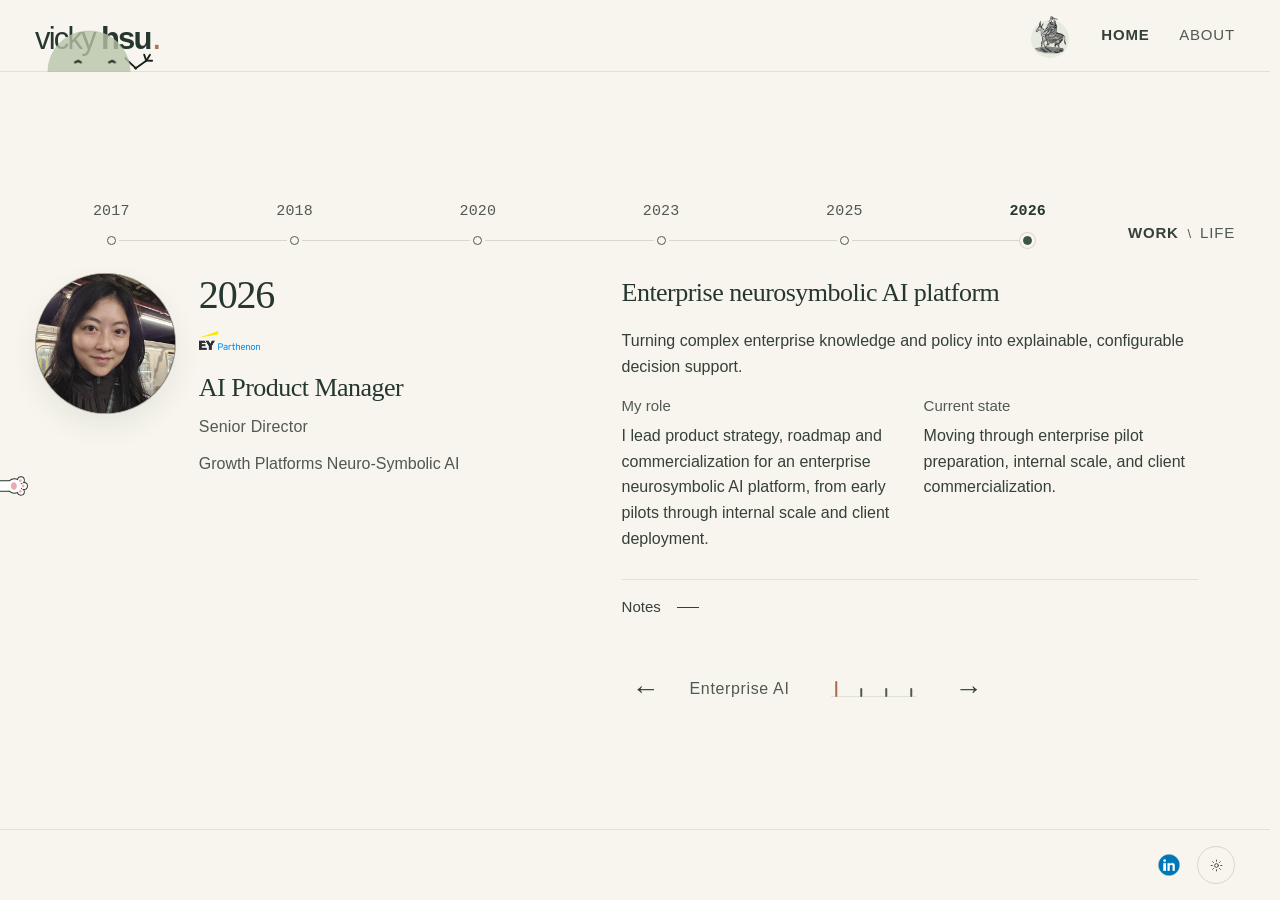
<file: index.html>
<!doctype html>
<html data-refined="true" lang="en">
  <head>
    <meta charset="utf-8">
    <meta name="viewport" content="width=device-width, initial-scale=1">
    <meta
      name="description"
      content="Vicky Hsu is a Senior Director and AI Product Manager who builds and commercializes 0-to-1 enterprise AI products."
    >
    <meta name="theme-color" content="#f2f0ef" id="theme-color">
    <meta property="og:type" content="website">
    <meta property="og:title" content="Vicky Hsu | AI Product Manager">
    <meta
      property="og:description"
      content="Senior Director and AI Product Manager building useful, explainable enterprise AI products from strategy through commercialization."
    >
    <meta property="og:url" content="https://hsuvicky.github.io/">
    <meta property="og:site_name" content="Vicky Hsu">
    <title>Vicky Hsu</title>
    <link rel="canonical" href="https://hsuvicky.github.io/">
    <link rel="icon" href="/favicon.ico?v=20261111-face" sizes="any">
    <link rel="icon" href="assets/favicon-32.png?v=20261111-face" type="image/png" sizes="32x32">
    <link rel="icon" href="assets/favicon-16.png?v=20261111-face" type="image/png" sizes="16x16">
    <link rel="apple-touch-icon" href="assets/apple-touch-icon.png?v=20261111-face" sizes="180x180">
    <link rel="stylesheet" href="styles.css?v=20261111-nav-bold1">
    <script>
      (() => {
        try {
          const saved = localStorage.getItem("theme");
          const theme = saved || "light";
          document.documentElement.dataset.theme = theme;
          if (localStorage.getItem("wenchang-introduced") === "true") {
            document.documentElement.dataset.wenchangSeen = "true";
          }
          const pageEnter = sessionStorage.getItem("page-transition");
          if (pageEnter) {
            document.documentElement.dataset.pageEnter = pageEnter;
            sessionStorage.removeItem("page-transition");
          }
        } catch {
          document.documentElement.dataset.theme = "light";
        }
      })();
    </script>
    <script src="script.js?v=20261111-curtain" defer></script>
  <link rel="stylesheet" href="/refinements.css?v=48">
<script src="/refinements.js?v=24" defer></script>
<link rel="stylesheet" href="/curtain.css?v=4">
<script src="/curtain.js?v=4" defer></script>
<noscript><style>body,body.about-site{display:block;height:auto}main,body.about-site .about-page{height:auto;overflow:visible}.achievements>.section-shell{display:block;height:auto}.career-browser,.home-layout .career-browser{display:block}.career-content,.home-layout .career-content{overflow:visible}.career-entry[hidden],.career-entry [hidden],html .work-pages .work-panel[hidden]{display:block!important}.career-entry{margin-block:30px}.career-entry>.progression-period{display:block}.career-heading button,.career-years,.home-layout .career-years,.work-controls,.gallery-controls,.gallery-title-card,.gallery-card-select,.gallery-close{display:none!important}.work-panel,.work-panel:not(:first-child){display:block;height:auto;margin-block:40px}.about-page .gallery-section,.about-page .gallery-section .section-shell,.perspective-gallery{height:auto}.gallery-stage{position:static;perspective:none}.gallery-card{position:static;transform:none!important;opacity:1!important;width:100%;height:auto;margin:30px 0;pointer-events:auto}.gallery-card-layout{height:auto}.gallery-card-copy{opacity:1}</style></noscript>
</head>
  <body>
    <a class="skip-link" href="#main-content">Skip to content</a>

    <header class="site-header">
      <nav class="site-nav" aria-label="Primary navigation">
        <div class="brand">
          <a class="wordmark" href="/" aria-label="Vicky Hsu, Home">
            <span class="wordmark-full personal-wordmark">vicky <span>hsu</span><i aria-hidden="true">.</i></span>
            <span class="wordmark-short" aria-hidden="true">VH</span>
          </a>
          <div class="blob-colony" data-blob-colony aria-label="Friendly blobs"></div>
        </div>

        <button
          class="nav-toggle"
          type="button"
          aria-expanded="false"
          aria-controls="primary-links"
          aria-label="Open menu"
        >
          <span class="nav-toggle-lines" aria-hidden="true"></span>
        </button>

        <div class="nav-links" id="primary-links">
          <div class="wenchang-nav" data-wenchang-nav>
            <button
              class="wenchang-nav-trigger"
              type="button"
              aria-expanded="false"
              aria-controls="wenchang-tooltip"
              aria-label="Learn about Wenchang Dijun"
            >
              <img
                src="assets/wenchang-rider-transparent.png"
                alt=""
                width="757"
                height="900"
              >
            </button>
            <div class="wenchang-tooltip" id="wenchang-tooltip" hidden>
              <p>
                This is
                <a
                  href="https://commons.wikimedia.org/wiki/File:The_dragon%2C_image%2C_and_demon%3B_or%2C_The_three_religions_of_China-_Confucianism%2C_Buddhism%2C_and_Taoism%2C_giving_an_account_of_the_mythology%2C_idolatry%2C_and_demonolatry_of_the_Chinese_%281887%29_%2814597250540%29.jpg"
                  target="_blank"
                  rel="noreferrer"
                >Wenchang Dijun (文昌帝君)</a>, a deity widely worshipped in Taiwan folk
                religion. Students and professionals seek his guidance for academic success,
                qualifications, and knowledge-based career advancement.
              </p>
            </div>
          </div>
          <a href="/" aria-current="page">Home</a>
          <a href="/about/">About</a>
        </div>

      </nav>
    </header>

    <button class="curtain-pull" type="button" data-curtain-pull aria-label="Cat paw">
      <svg class="curtain-paw" viewBox="0 0 120 60" aria-hidden="true" focusable="false">
        <defs>
          <g id="curtain-paw-shape">
            <rect x="-300" y="17" width="382" height="26" rx="13"/>
            <ellipse cx="86" cy="30" rx="19" ry="18.5"/>
            <circle class="paw-toe paw-toe-a" cx="102" cy="17.5" r="8"/>
            <circle class="paw-toe paw-toe-b" cx="108.5" cy="30" r="8.5"/>
            <circle class="paw-toe paw-toe-c" cx="102" cy="42.5" r="8"/>
          </g>
        </defs>
        <use class="paw-outline" href="#curtain-paw-shape"/>
        <use class="paw-fill" href="#curtain-paw-shape"/>
        <path class="paw-pad" d="M76 30c0-6 4-10 8.500-10s7.500 4 7.500 10-3 10-7.500 10S76 36 76 30Z"/>
        <ellipse class="paw-pad paw-toe paw-toe-a" cx="100.500" cy="19" rx="4" ry="3.400" transform="rotate(-30 100.500 19)"/>
        <ellipse class="paw-pad paw-toe paw-toe-b" cx="106.500" cy="30" rx="3.600" ry="4"/>
        <ellipse class="paw-pad paw-toe paw-toe-c" cx="100.500" cy="41" rx="4" ry="3.400" transform="rotate(30 100.500 41)"/>
      </svg>
    </button>

    <main id="main-content">
      <section class="achievements section ruled-section" id="achievements" aria-label="Timeline">
        <div class="section-shell home-layout">
<div class="career-rail">
            <nav class="career-years" aria-label="Timeline year"></nav>
            <div class="mode-pair" role="group" aria-label="Timeline mode">
              <button type="button" data-timeline-mode="work" aria-pressed="true">Work</button>
              <span class="mode-pair-sep" aria-hidden="true">\</span>
              <button type="button" data-timeline-mode="life" aria-pressed="false">Life</button>
            </div>
          </div><aside class="career-browser"><img class="career-portrait" src="assets/vicky-hsu-portrait.png" alt="Portrait of Vicky Hsu" width="480" height="480"><div class="career-content"><article class="career-entry" data-year="2011" data-personal="true" hidden>
                  <span class="progression-period">2011</span>
                  
                  <div class="progression-description" data-hobby-content aria-hidden="true">
                    <img
                      class="progression-logo progression-logo-lol"
                      src="assets/league-of-legends-logo.png"
                      alt=""
                      width="640"
                      height="360"
                      loading="lazy"
                    >
                    <strong class="progression-role">League of Legends</strong>
                    <span class="progression-domain">Played my first game.</span>
                  </div>
                </article><article class="career-entry" data-year="2017" hidden>
                  <span class="progression-period">2017</span>
                  
                  <div class="progression-description">
                    <img
                      class="progression-logo progression-logo-ey"
                      src="assets/ey-logo.png"
                      alt="EY"
                      width="1280"
                      height="1293"
                      loading="lazy"
                    >
                    <strong class="progression-role">Technology Consultant</strong>
                    <span class="progression-grade">Intern</span>
                    <span class="progression-domain">Robotic Process Automation</span>
                  </div>
                </article><article class="career-entry" data-year="2018" hidden>
                  <span class="progression-period">2018</span>
                  
                  <div class="progression-description">
                    <img
                      class="progression-logo progression-logo-ey"
                      src="assets/ey-logo.png"
                      alt="EY"
                      width="1280"
                      height="1293"
                      loading="lazy"
                    >
                    <strong class="progression-role">Product Analyst</strong>
                    <span class="progression-grade">Staff</span>
                    <span class="progression-domain">Digital &amp; Emerging Technologies</span>
                  </div>
                  <div class="progression-personal-event" data-hobby-content aria-hidden="true">
                    <img
                      class="progression-logo progression-logo-rank"
                      src="assets/league-diamond-rank.png"
                      alt=""
                      width="256"
                      height="256"
                      loading="lazy"
                    >
                    <strong class="progression-role">League of Legends</strong>
                    <span class="progression-domain">Reached Diamond for the first time.</span>
                  </div>
                </article><article class="career-entry" data-year="2020" hidden>
                  <span class="progression-period">2020</span>
                  
                  <div class="progression-description">
                    <img
                      class="progression-logo progression-logo-ey"
                      src="assets/ey-logo.png"
                      alt="EY"
                      width="1280"
                      height="1293"
                      loading="lazy"
                    >
                    <strong class="progression-role">Technical Product Manager</strong>
                    <span class="progression-grade">Senior</span>
                    <span class="progression-domain">Digital &amp; Emerging Technologies</span>
                  </div>
                  <div class="progression-personal-event" data-hobby-content aria-hidden="true">
                    <img
                      class="progression-logo progression-logo-twitch progression-logo-activity"
                      src="assets/twitch-logo.svg"
                      alt=""
                      width="112"
                      height="127"
                      loading="lazy"
                    >
                    <strong class="progression-role">Twitch</strong>
                    <span class="progression-domain">
                      Streamed games to 130 followers in three months chasing Affiliate,
                      then stepped away.
                    </span>
                  </div>
                </article><article class="career-entry" data-year="2023" hidden>
                  <span class="progression-period">2023</span>
                  
                  <div class="progression-description">
                    <img
                      class="progression-logo progression-logo-ey"
                      src="assets/ey-logo.png"
                      alt="EY"
                      width="1280"
                      height="1293"
                      loading="lazy"
                    >
                    <strong class="progression-role">Senior Technical Product Manager</strong>
                    <span class="progression-grade">Manager</span>
                    <span class="progression-domain">Technology Solutions Delivery</span>
                  </div>
                </article><article class="career-entry" data-year="2024" data-personal="true" hidden>
                  <span class="progression-period">2024</span>
                  
                  <div class="progression-description" data-hobby-content aria-hidden="true">
                    <img
                      class="progression-logo progression-logo-form-flow"
                      src="assets/form-and-flow-logo.png"
                      alt=""
                      width="480"
                      height="500"
                      loading="lazy"
                    >
                    <strong class="progression-role">Form + Flow</strong>
                    <span class="progression-grade">Karma Yogi</span>
                    <span class="progression-domain">Volunteered for two years.</span>
                  </div>
                  <div class="progression-personal-event" data-hobby-content aria-hidden="true">
                    <img
                      class="progression-logo progression-logo-activity career-craft-icon"
                      src="assets/career-boxing.svg"
                      alt=""
                      width="96"
                      height="64"
                      loading="lazy"
                    >
                    <strong class="progression-role">Boxing</strong>
                    <span class="progression-domain">
                      Took up training, then paused to recover from knee and shoulder
                      injuries.
                    </span>
                  </div>
                </article><article class="career-entry" data-year="2025" hidden>
                  <span class="progression-period">2025</span>
                  
                  <div class="progression-description">
                    <img
                      class="progression-logo progression-logo-parthenon"
                      src="assets/ey-parthenon-logo.png"
                      alt="EY-Parthenon"
                      width="3840"
                      height="1236"
                      loading="lazy"
                    >
                    <strong class="progression-role">AI Product Manager</strong>
                    <span class="progression-grade">Director</span>
                    <span class="progression-domain">Growth Platforms Neuro-Symbolic AI</span>
                  </div>
                  <div class="progression-career-event progression-education-event">
                    <img
                      class="progression-logo progression-logo-nyu"
                      src="assets/nyu-stern-logo.png"
                      alt="NYU Stern"
                      width="640"
                      height="304"
                      loading="lazy"
                    >
                    <strong class="progression-role">MBA</strong>
                    <span class="progression-grade">Part-time</span>
                    <span class="progression-domain">Started attending NYU Stern School of Business in 2025.</span>
                  </div>
                  <div class="progression-personal-event" data-hobby-content aria-hidden="true">
                    <img
                      class="progression-logo progression-logo-activity"
                      src="assets/baldurs-gate-logo.png"
                      alt=""
                      width="457"
                      height="191"
                      loading="lazy"
                    >
                    <strong class="progression-role">Baldur's Gate</strong>
                    <span class="progression-domain">Began a weekly campaign with college friends.</span>
                  </div>
                  <div class="progression-personal-event" data-hobby-content aria-hidden="true">
                    <img
                      class="progression-logo progression-logo-activity career-craft-icon"
                      src="assets/career-casting.svg"
                      alt=""
                      width="96"
                      height="64"
                      loading="lazy"
                    >
                    <strong class="progression-role">Lost-wax casting</strong>
                    <span class="progression-domain">
                      Carved and cast my first ring in a three-hour workshop.
                    </span>
                  </div>
                  <div class="progression-personal-event" data-hobby-content aria-hidden="true">
                    <img
                      class="progression-logo progression-logo-activity career-craft-icon"
                      src="assets/career-flameworking.svg"
                      alt=""
                      width="96"
                      height="64"
                      loading="lazy"
                    >
                    <strong class="progression-role">Flameworking</strong>
                    <span class="progression-domain">
                      Made my first borosilicate flowers, with mixed results, then soft-glass
                      beads.
                    </span>
                  </div>
                </article><article class="career-entry" data-year="2026" hidden>
                  <span class="progression-period">2026</span>
                  
                  <div class="progression-description">
                    <img
                      class="progression-logo progression-logo-parthenon"
                      src="assets/ey-parthenon-logo.png"
                      alt="EY-Parthenon"
                      width="3840"
                      height="1236"
                      loading="lazy"
                    >
                    <strong class="progression-role">AI Product Manager</strong>
                    <span class="progression-grade">Senior Director</span>
                    <span class="progression-domain">Growth Platforms Neuro-Symbolic AI</span>
                  </div>
                  <div class="progression-personal-event" data-hobby-content aria-hidden="true">
                    <img
                      class="progression-logo progression-logo-rank"
                      src="assets/league-diamond-rank.png"
                      alt=""
                      width="256"
                      height="256"
                      loading="lazy"
                    >
                    <strong class="progression-role">League of Legends</strong>
                    <span class="progression-domain">Returned to Diamond and reached my highest rank to date.</span>
                  </div>
                  <div class="progression-personal-event" data-hobby-content aria-hidden="true">
                    <img
                      class="progression-logo progression-logo-activity career-craft-icon"
                      src="assets/career-beadmaking.svg"
                      alt=""
                      width="96"
                      height="64"
                      loading="lazy"
                    >
                    <strong class="progression-role">Glass beadmaking</strong>
                    <span class="progression-domain">Went back for a second soft-glass class.</span>
                  </div>
                </article></div></aside><div class="work-pages">                <article class="work-panel" data-work-panel="0">
            <div class="case-lead">
              <h3 id="enterprise-ai-heading">Enterprise neurosymbolic AI platform</h3>
            </div>
            <div class="case-copy">
              <p class="case-purpose">
                Turning complex enterprise knowledge and policy into explainable,
                configurable decision support.
              </p>
              <dl class="case-glance">
                <div>
                  <dt>My role</dt>
                  <dd>
                    I lead product strategy, roadmap and commercialization for an
                    enterprise neurosymbolic AI platform, from early pilots through
                    internal scale and client deployment.
                  </dd>
                </div>
                <div>
                  <dt>Current state</dt>
                  <dd>
                    Moving through enterprise pilot preparation, internal scale, and
                    client commercialization.
                  </dd>
                </div>
              </dl>
              <details class="case-disclosure">
                <summary>
                  <span>Notes</span>
                  <span aria-hidden="true"></span>
                </summary>
                <dl class="case-details">
                  <div>
                    <dt>Problem</dt>
                    <dd>
                      Enterprise decisions sit across documents, structured knowledge,
                      business rules, and institutional context. A usable product has to
                      connect them without hiding the reasoning.
                    </dd>
                  </div>
                  <div>
                    <dt>Approach</dt>
                    <dd>
                      Combine ontologies, knowledge graphs, configurable rules, document
                      ingestion and OCR, and AI/ML in explainable workflows.
                    </dd>
                  </div>
                </dl>
              </details>
            </div>
          </article><article class="work-panel" data-work-panel="2" hidden>
            <div class="case-lead">
              <h3>Knowledge graph &amp; enterprise data platform</h3>
            </div>
            <div class="case-copy">
              <p class="case-purpose">
                Audit and traceability through an enterprise knowledge graph.
              </p>
              <dl class="case-glance">
                <div>
                  <dt>My role</dt>
                  <dd>
                    Owned the roadmap for an audit and traceability product spanning
                    120 domains, 420 concepts, and 4,000+ data elements.
                  </dd>
                </div>
                <div>
                  <dt>Current state</dt>
                  <dd>
                    Lineage is visible so auditors can follow data from source to
                    critical reports.
                  </dd>
                </div>
              </dl>
              <details class="case-disclosure">
                <summary>
                  <span>Notes</span>
                  <span aria-hidden="true"></span>
                </summary>
                <dl class="case-details">
                  <div>
                    <dt>Problem</dt>
                    <dd>
                      Auditors could not follow data from source to the reports that
                      matter.
                    </dd>
                  </div>
                  <div>
                    <dt>Approach</dt>
                    <dd>
                      A knowledge graph that made lineage visible across domains,
                      concepts, and data elements.
                    </dd>
                  </div>
                </dl>
              </details>
            </div>
          </article><article class="work-panel" data-work-panel="3" hidden>
            <div class="case-lead">
              <h3>Digital experience &amp; marketing technology</h3>
            </div>
            <div class="case-copy">
              <p class="case-purpose">
                Performance, attribution, and data quality across the digital stack.
              </p>
              <dl class="case-glance">
                <div>
                  <dt>My role</dt>
                  <dd>
                    Led four agile teams through Adobe Experience Cloud and Snowflake
                    migrations.
                  </dd>
                </div>
                <div>
                  <dt>Current state</dt>
                  <dd>
                    Page loads cut 25%; 70+ Maxymiser tags on Adobe Target; 25+
                    validation rules defined.
                  </dd>
                </div>
              </dl>
              <details class="case-disclosure">
                <summary>
                  <span>Notes</span>
                  <span aria-hidden="true"></span>
                </summary>
                <dl class="case-details">
                  <div>
                    <dt>Problem</dt>
                    <dd>
                      Performance, attribution, and data quality had to hold through
                      platform migrations.
                    </dd>
                  </div>
                  <div>
                    <dt>Approach</dt>
                    <dd>
                      Adobe Experience Cloud and Snowflake migrations, Maxymiser tags
                      moved to Adobe Target, and validation rules to protect data quality.
                    </dd>
                  </div>
                </dl>
              </details>
            </div>
          </article><article class="work-panel" data-work-panel="4" hidden>
            <div class="case-lead">
              <h3>Syndicated Loans Platform</h3>
            </div>
            <div class="case-copy">
              <p class="case-purpose">
                A 0→1 platform for a client-estimated $500M+ opportunity.
              </p>
              <dl class="case-glance">
                <div>
                  <dt>My role</dt>
                  <dd>
                    Led 0→1 strategy and delivery of 25+ features.
                  </dd>
                </div>
                <div>
                  <dt>Current state</dt>
                  <dd>
                    Validated with four institutions in five weeks.
                  </dd>
                </div>
              </dl>
              <details class="case-disclosure">
                <summary>
                  <span>Notes</span>
                  <span aria-hidden="true"></span>
                </summary>
                <dl class="case-details">
                  <div>
                    <dt>Problem</dt>
                    <dd>
                      Thirty-plus stakeholders needed a common data model.
                    </dd>
                  </div>
                  <div>
                    <dt>Approach</dt>
                    <dd>
                      Align the data model and deliver 25+ features against a
                      client-estimated $500M+ opportunity.
                    </dd>
                  </div>
                </dl>
              </details>
            </div>
          </article><div class="work-controls"><button type="button" data-work-previous aria-label="Previous project">←</button><button type="button" data-work-next aria-label="Next project">→</button></div></div>
        </div>
      </section>

    </main>

    <footer class="site-footer">
      <div class="section-shell">
        <div class="footer-actions" aria-label="Footer actions">
          <a
            class="footer-linkedin"
            href="https://www.linkedin.com/in/hsuvicky/"
            target="_blank"
            rel="noreferrer"
            aria-label="Visit Vicky Hsu on LinkedIn"
          >
            <img src="assets/linkedin-icon.png" alt="" width="512" height="512" loading="lazy">
            <span class="visually-hidden">(opens in a new tab)</span>
          </a>
          <button class="theme-toggle" type="button" aria-label="Switch to dark theme" aria-pressed="false">
            <svg class="theme-icon theme-icon-sun" viewBox="0 0 24 24" aria-hidden="true">
              <circle cx="12" cy="12" r="3.5"/>
              <path d="M12 2v2.2M12 19.8V22M4.9 4.9l1.6 1.6m11 11 1.6 1.6M2 12h2.2M19.8 12H22M4.9 19.1l1.6-1.6m11-11 1.6-1.6"/>
            </svg>
            <svg class="theme-icon theme-icon-moon" viewBox="0 0 24 24" aria-hidden="true">
              <path d="M20.2 15.1A8.6 8.6 0 0 1 8.9 3.8 8.6 8.6 0 1 0 20.2 15Z"/>
            </svg>
            <span class="visually-hidden">Change color theme</span>
          </button>
        </div>
      </div>
    </footer>
  </body>
</html>
</file>
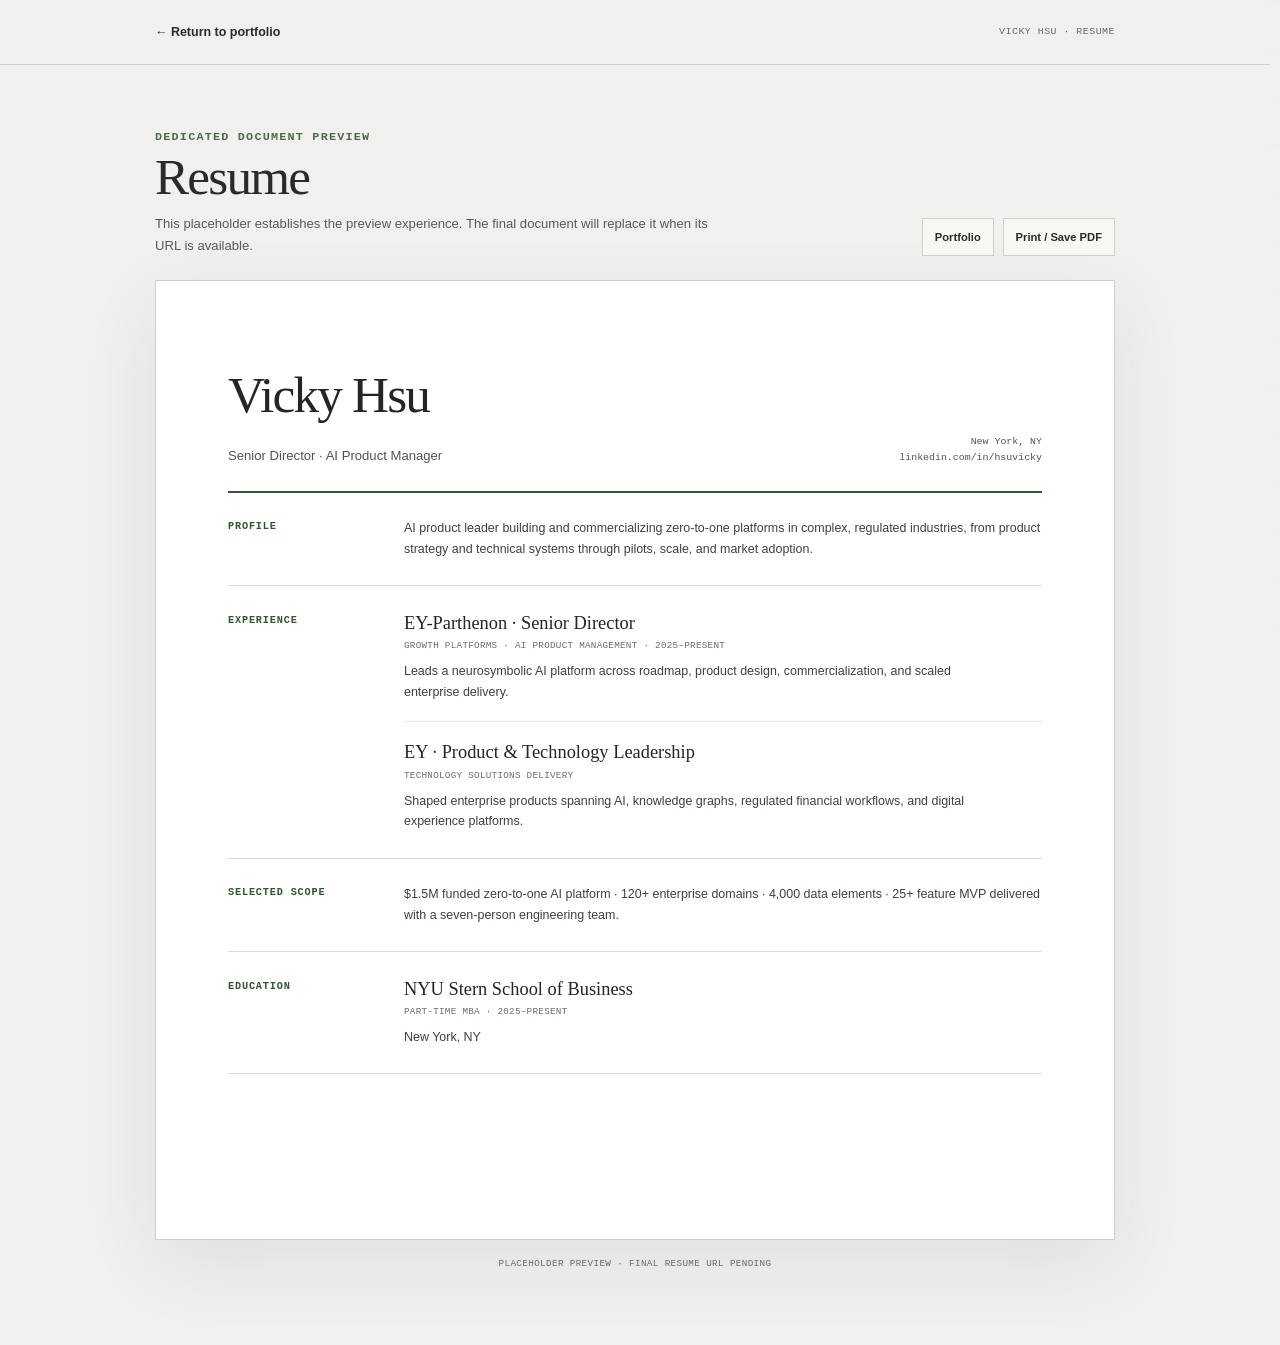
<file: resume.html>
<!doctype html>
<html lang="en">
  <head>
    <meta charset="utf-8">
    <meta name="viewport" content="width=device-width, initial-scale=1">
    <meta name="theme-color" id="theme-color" content="#f2f0ef">
    <meta name="robots" content="noindex">
    <title>Resume Preview · Vicky Hsu</title>
    <link rel="icon" href="/favicon.ico?v=20261111-face" sizes="any">
    <link rel="icon" href="assets/favicon-32.png?v=20261111-face" type="image/png" sizes="32x32">
    <link rel="icon" href="assets/favicon-16.png?v=20261111-face" type="image/png" sizes="16x16">
    <link rel="apple-touch-icon" href="assets/apple-touch-icon.png?v=20261111-face" sizes="180x180">
    <link rel="stylesheet" href="styles.css?v=20260730-29">
    <script>
      (() => {
        try {
          const savedTheme = localStorage.getItem("theme");
          const theme = savedTheme || (matchMedia("(prefers-color-scheme: dark)").matches ? "dark" : "light");
          document.documentElement.dataset.theme = theme;
        } catch {
          document.documentElement.dataset.theme = "light";
        }
      })();
    </script>
  </head>
  <body class="resume-preview-page">
    <header class="resume-preview-header">
      <div class="resume-preview-header-inner">
        <a href="index.html">← Return to portfolio</a>
        <span>Vicky Hsu · Resume</span>
      </div>
    </header>

    <main class="resume-preview-main">
      <header class="resume-preview-toolbar">
        <div>
          <p class="annotation">Dedicated document preview</p>
          <h1>Resume</h1>
          <p>
            This placeholder establishes the preview experience. The final document will
            replace it when its URL is available.
          </p>
        </div>
        <div class="resume-preview-actions">
          <a href="index.html">Portfolio</a>
          <button type="button" onclick="window.print()">Print / Save PDF</button>
        </div>
      </header>

      <article class="resume-sheet" aria-label="Placeholder resume preview">
        <header class="resume-sheet-header">
          <div>
            <h2>Vicky Hsu</h2>
            <p>Senior Director · AI Product Manager</p>
          </div>
          <div class="resume-sheet-contact">
            New York, NY<br>
            linkedin.com/in/hsuvicky
          </div>
        </header>

        <section>
          <h3>Profile</h3>
          <p>
            AI product leader building and commercializing zero-to-one platforms in
            complex, regulated industries, from product strategy and technical systems
            through pilots, scale, and market adoption.
          </p>
        </section>

        <section>
          <h3>Experience</h3>
          <div>
            <div class="resume-sheet-entry">
              <strong>EY-Parthenon · Senior Director</strong>
              <span>Growth Platforms · AI Product Management · 2025–present</span>
              <p>
                Leads a neurosymbolic AI platform across roadmap, product design,
                commercialization, and scaled enterprise delivery.
              </p>
            </div>
            <div class="resume-sheet-entry">
              <strong>EY · Product &amp; Technology Leadership</strong>
              <span>Technology Solutions Delivery</span>
              <p>
                Shaped enterprise products spanning AI, knowledge graphs, regulated
                financial workflows, and digital experience platforms.
              </p>
            </div>
          </div>
        </section>

        <section>
          <h3>Selected scope</h3>
          <p>
            $1.5M funded zero-to-one AI platform · 120+ enterprise domains · 4,000 data
            elements · 25+ feature MVP delivered with a seven-person engineering team.
          </p>
        </section>

        <section>
          <h3>Education</h3>
          <div class="resume-sheet-entry">
            <strong>NYU Stern School of Business</strong>
            <span>Part-time MBA · 2025–present</span>
            <p>New York, NY</p>
          </div>
        </section>
      </article>

      <p class="resume-placeholder-note">Placeholder preview · final resume URL pending</p>
    </main>
  </body>
</html>
</file>
<file: styles.css>
﻿:root {
  color-scheme: light;
  --bg: #f2f0ef;
  --surface: #f8f7f4;
  --surface-strong: #ffffff;
  --text: #2a2a2a;
  --text-strong: #101010;
  --text-soft: #565a56;
  --muted: #666a66;
  --accent: #4b6e48;
  --accent-deep: #355434;
  --accent-soft: #e8ede6;
  --moss: #7c896f;
  --stone: #b2ac88;
  --border: #d4ccc7;
  --border-soft: #e3dedb;
  --warm: #746a45;
  --warm-soft: #ebe7d7;
  --ink-inverse: #f7f5ef;
  --header-bg: rgba(242, 240, 239, 0.92);
  --shadow: 0 24px 70px rgba(42, 42, 42, 0.08);
  --display: Iowan Old Style, Baskerville, "Times New Roman", serif;
  --sans: Inter, ui-sans-serif, -apple-system, BlinkMacSystemFont, "Segoe UI", sans-serif;
  --mono: "SFMono-Regular", Consolas, "Liberation Mono", monospace;
  --header-height: 72px;
  --max-width: 1220px;
  --page-edge: clamp(1.25rem, 1.5vw, 1.75rem);
  --reading-width: 720px;
  --blob-arm: #1a1f1c;
  /* Matryoshka colors — largest is a lighter moss in light mode. */
  --blob-color-0: #b8c4aa;
  --blob-color-1: var(--moss);
  --blob-color-2: var(--accent);
  --blob-color-3: var(--warm);
  --blob-color-4: var(--accent-deep);
  --pointillism-base: #65715f;
  --pointillism-moss: #587453;
  --pointillism-rose: #a8737c;
  --pointillism-sky: #668591;
  --pointillism-gold: #9a814e;
  --glass-neon-cyan: #70ddd1;
  --glass-neon-violet: #9f9bf1;
}

:root[data-theme="dark"] {
  color-scheme: dark;
  --bg: #0f1720;
  --surface: #16212b;
  --surface-strong: #1c2933;
  --text: #e6f0e8;
  --text-strong: #f6fcf7;
  --text-soft: #c0cdc4;
  --muted: #9aa8a0;
  --accent: #8bbf87;
  --accent-deep: #b3d9af;
  --accent-soft: #24382e;
  --moss: #a2b190;
  --stone: #b5a77c;
  --border: #394650;
  --border-soft: #2a3440;
  --warm: #b5a77c;
  --warm-soft: #2a2b28;
  --ink-inverse: #101b14;
  --header-bg: rgba(15, 23, 32, 0.92);
  --shadow: 0 24px 70px rgba(0, 0, 0, 0.35);
  --blob-arm: #ffffff;
  --blob-color-0: #c5ddc2;
  --blob-color-1: var(--accent);
  --blob-color-2: var(--moss);
  --blob-color-3: var(--stone);
  --blob-color-4: var(--warm);
  --pointillism-base: #b8ccb6;
  --pointillism-moss: #a7c79f;
  --pointillism-rose: #d8a9b5;
  --pointillism-sky: #a6c6d2;
  --pointillism-gold: #d6c18e;
  --glass-neon-cyan: #73f2df;
  --glass-neon-violet: #b2a8ff;
}

/* Site scrollbar — one moss thumb everywhere (html + body + nested scrollers). */
html {
  overflow-y: scroll;
  scrollbar-gutter: stable;
  scrollbar-width: thin;
  scrollbar-color: color-mix(in srgb, var(--moss) 70%, var(--border)) var(--bg);
}

body {
  /* clip (not hidden) so overflow-y stays visible and html remains the only scroller */
  overflow-x: clip;
}

html,
body,
* {
  scrollbar-width: thin;
  scrollbar-color: color-mix(in srgb, var(--moss) 70%, var(--border)) var(--bg);
}

html::-webkit-scrollbar,
body::-webkit-scrollbar,
*::-webkit-scrollbar {
  width: 10px;
  height: 10px;
}

html::-webkit-scrollbar-track,
body::-webkit-scrollbar-track,
*::-webkit-scrollbar-track {
  background: var(--bg);
}

html::-webkit-scrollbar-thumb,
body::-webkit-scrollbar-thumb,
*::-webkit-scrollbar-thumb {
  background: color-mix(in srgb, var(--moss) 55%, var(--border));
  border: 2px solid var(--bg);
  border-radius: 999px;
  background-clip: padding-box;
}

html::-webkit-scrollbar-thumb:hover,
body::-webkit-scrollbar-thumb:hover,
*::-webkit-scrollbar-thumb:hover {
  background: color-mix(in srgb, var(--accent) 75%, var(--moss));
  border: 2px solid var(--bg);
  background-clip: padding-box;
}

html::-webkit-scrollbar-corner,
body::-webkit-scrollbar-corner,
*::-webkit-scrollbar-corner {
  background: var(--bg);
}

*,
*::before,
*::after {
  box-sizing: border-box;
}

html {
  scroll-behavior: smooth;
  scroll-padding-top: calc(var(--header-height) + 1rem);
  background: var(--bg);
}

body {
  margin: 0;
  background: var(--bg);
  color: var(--text);
  font-family: var(--sans);
  font-size: 1rem;
  line-height: 1.65;
  text-rendering: optimizeLegibility;
  transition: background-color 180ms ease, color 180ms ease;
}

body.about-site {
  display: flex;
  flex-direction: column;
  min-height: 100svh;
}

body.about-site .about-page {
  flex: 1 0 auto;
}

body.about-site .site-footer {
  flex: 0 0 auto;
  margin-top: auto;
  border-top: 0;
}

:root[data-page-enter] main,
:root[data-page-enter] .site-footer,
:root[data-page-exit] main,
:root[data-page-exit] .site-footer {
  animation-duration: 420ms;
  animation-fill-mode: both;
  animation-timing-function: cubic-bezier(0.76, 0, 0.24, 1);
  will-change: transform, opacity;
}

:root[data-page-enter="from-right"] main,
:root[data-page-enter="from-right"] .site-footer {
  animation-name: page-enter-from-right;
}

:root[data-page-enter="from-left"] main,
:root[data-page-enter="from-left"] .site-footer {
  animation-name: page-enter-from-left;
}

:root[data-page-exit] .site-header {
  pointer-events: none;
}

:root[data-page-exit="left"] main,
:root[data-page-exit="left"] .site-footer {
  animation-name: page-exit-left;
}

:root[data-page-exit="right"] main,
:root[data-page-exit="right"] .site-footer {
  animation-name: page-exit-right;
}

@keyframes page-enter-from-right {
  from {
    opacity: 0.96;
    transform: translate3d(100vw, 0, 0);
  }

  to {
    opacity: 1;
    transform: translate3d(0, 0, 0);
  }
}

@keyframes page-enter-from-left {
  from {
    opacity: 0.96;
    transform: translate3d(-100vw, 0, 0);
  }

  to {
    opacity: 1;
    transform: translate3d(0, 0, 0);
  }
}

@keyframes page-exit-left {
  to {
    opacity: 0.96;
    transform: translate3d(-100vw, 0, 0);
  }
}

@keyframes page-exit-right {
  to {
    opacity: 0.96;
    transform: translate3d(100vw, 0, 0);
  }
}

body::before {
  position: fixed;
  inset: 0;
  z-index: -1;
  background-image:
    linear-gradient(to right, color-mix(in srgb, var(--border-soft) 42%, transparent) 1px, transparent 1px),
    linear-gradient(to bottom, color-mix(in srgb, var(--border-soft) 32%, transparent) 1px, transparent 1px);
  background-size: 48px 48px;
  content: "";
  mask-image: linear-gradient(to bottom, black, transparent 48rem);
  opacity: 0.34;
  pointer-events: none;
}

button,
a {
  -webkit-tap-highlight-color: transparent;
}

a {
  color: inherit;
  text-underline-offset: 0.22em;
}

button {
  color: inherit;
}

::selection {
  background: var(--accent);
  color: var(--ink-inverse);
}

:focus-visible {
  outline: 3px solid var(--warm);
  outline-offset: 4px;
}

.visually-hidden {
  position: absolute;
  width: 1px;
  height: 1px;
  padding: 0;
  margin: -1px;
  overflow: hidden;
  clip: rect(0, 0, 0, 0);
  white-space: nowrap;
  border: 0;
}

.skip-link {
  position: fixed;
  top: 0.75rem;
  left: 0.75rem;
  z-index: 100;
  padding: 0.7rem 1rem;
  background: var(--text);
  color: var(--bg);
  font-weight: 700;
  text-decoration: none;
  transform: translateY(-180%);
  transition: transform 160ms ease;
}

.skip-link:focus {
  transform: translateY(0);
}

.site-header {
  position: sticky;
  top: 0;
  z-index: 1000;
  isolation: isolate;
  height: var(--header-height);
  overflow: visible;
  border-bottom: 1px solid var(--border-soft);
  background: var(--header-bg);
  backdrop-filter: blur(18px);
}

.site-nav {
  display: grid;
  grid-template-columns: minmax(11rem, 1fr) auto;
  column-gap: 1.25rem;
  align-items: center;
  width: calc(100% - (var(--page-edge) * 2));
  height: 100%;
  margin: 0 auto;
}

.brand {
  position: relative;
  display: inline-flex;
  justify-self: start;
  align-items: flex-end;
  gap: 0;
  margin-left: 0;
  min-height: 44px;
  height: 100%;
}

.wordmark {
  position: relative;
  z-index: 1;
  display: inline-flex;
  align-items: center;
  align-self: center;
  min-height: 44px;
  font-weight: 700;
  letter-spacing: -0.02em;
  text-decoration: none;
  white-space: nowrap;
}

.wordmark-pointillism {
  position: relative;
  display: block;
  width: max-content;
  color: color-mix(in srgb, var(--text) 64%, var(--pointillism-base));
  font-family: Didot, "Bodoni 72", "Bodoni MT", var(--display);
  font-size: clamp(1.8rem, 2.7vw, 2.35rem);
  font-weight: 700;
  letter-spacing: 0.035em;
  line-height: 1;
  text-transform: uppercase;
  white-space: nowrap;
  transition: color 420ms ease;
}

.wordmark-pointillism::after {
  position: absolute;
  inset: 0;
  background-image:
    radial-gradient(circle, var(--pointillism-moss) 0 0.9px, transparent 1.08px),
    radial-gradient(circle, var(--pointillism-rose) 0 0.82px, transparent 1.02px),
    radial-gradient(circle, var(--pointillism-sky) 0 0.86px, transparent 1.06px),
    radial-gradient(circle, var(--pointillism-gold) 0 0.76px, transparent 0.98px);
  background-position: 0 0, 1.35px 1.3px, 0.7px 2.15px, 2.2px 0.55px;
  background-size: 2.9px 2.9px, 3.7px 3.7px, 4.45px 4.45px, 5.2px 5.2px;
  background-clip: text;
  -webkit-background-clip: text;
  color: transparent;
  content: attr(data-text);
  filter: saturate(0.96) contrast(1.04);
  opacity: 0.98;
  pointer-events: none;
  transition: opacity 420ms ease, filter 420ms ease, background-position 620ms ease;
  animation: pointillism-fade-in 760ms ease both;
}

.wordmark:hover .wordmark-pointillism {
  color: color-mix(in srgb, var(--text) 54%, var(--pointillism-base));
}

.wordmark:hover .wordmark-pointillism::after,
.wordmark:focus-visible .wordmark-pointillism::after {
  background-position: 1px 0.5px, 2.25px 1px, 0 1.8px, 3px 1.4px;
  filter: saturate(1.08);
  opacity: 1;
}

@keyframes pointillism-fade-in {
  from {
    opacity: 0;
  }
}

.wordmark-short {
  display: none;
}

.blob-colony {
  position: relative;
  z-index: 2;
  display: inline-flex;
  align-items: flex-end;
  gap: 0.3rem;
  margin: 0 0 -1px -7rem;
  min-height: 0;
}

.blob {
  --blob-w: 82px;
  --blob-h: 41px;
  --blob-eye-w: 5.5px;
  --blob-eye-h: 7px;
  --blob-eye-w-wide: 9px;
  --blob-eye-h-wide: 11px;
  --blob-arm-w: 40px;
  --blob-arm-h: 36px;
  --blob-squint-size: 0.9rem;
  --blob-fill: var(--blob-color-0);
  --blob-body-opacity: 0.78;
  --blob-stroke-opacity: 0.82;
  --eye-l-x: 28%;
  --eye-l-y: 30%;
  --eye-r-x: 72%;
  --eye-r-y: 30%;
  --squint-y: 30%;
  position: relative;
  z-index: 2;
  display: grid;
  place-items: end center;
  width: var(--blob-w);
  height: var(--blob-h);
  margin: 0;
  padding: 0;
  border: 0;
  background: transparent;
  cursor: pointer;
  color: inherit;
  font: inherit;
  appearance: none;
  -webkit-appearance: none;
}

.blob[data-size="0"] {
  --blob-w: 82px;
  --blob-h: 41px;
  --blob-eye-w: 5.5px;
  --blob-eye-h: 7px;
  --blob-eye-w-wide: 9px;
  --blob-eye-h-wide: 11px;
  --blob-arm-w: 40px;
  --blob-arm-h: 36px;
  --blob-squint-size: 0.9rem;
  --blob-fill: var(--blob-color-0);
  --blob-body-opacity: 0.78;
  --blob-stroke-opacity: 0.82;
}

.blob[data-size="1"] {
  --blob-w: 64px;
  --blob-h: 32px;
  --blob-eye-w: 4.5px;
  --blob-eye-h: 5.5px;
  --blob-eye-w-wide: 7.5px;
  --blob-eye-h-wide: 9px;
  --blob-arm-w: 31px;
  --blob-arm-h: 28px;
  --blob-squint-size: 0.75rem;
  --blob-fill: var(--blob-color-1);
  --blob-body-opacity: 0.86;
  --blob-stroke-opacity: 0.9;
}

.blob[data-size="2"] {
  --blob-w: 50px;
  --blob-h: 25px;
  --blob-eye-w: 3.75px;
  --blob-eye-h: 4.5px;
  --blob-eye-w-wide: 6px;
  --blob-eye-h-wide: 7.5px;
  --blob-arm-w: 24px;
  --blob-arm-h: 22px;
  --blob-squint-size: 0.6rem;
  --blob-fill: var(--blob-color-2);
  --blob-body-opacity: 0.92;
  --blob-stroke-opacity: 0.94;
}

.blob[data-size="3"] {
  --blob-w: 38px;
  --blob-h: 19px;
  --blob-eye-w: 3px;
  --blob-eye-h: 3.75px;
  --blob-eye-w-wide: 4.75px;
  --blob-eye-h-wide: 6px;
  --blob-arm-w: 19px;
  --blob-arm-h: 17px;
  --blob-squint-size: 0.48rem;
  --blob-fill: var(--blob-color-3);
  --blob-body-opacity: 0.96;
  --blob-stroke-opacity: 0.97;
}

.blob[data-size="4"] {
  --blob-w: 26px;
  --blob-h: 13px;
  --blob-eye-w: 2.25px;
  --blob-eye-h: 2.75px;
  --blob-eye-w-wide: 3.5px;
  --blob-eye-h-wide: 4.25px;
  --blob-arm-w: 13px;
  --blob-arm-h: 12px;
  --blob-squint-size: 0.38rem;
  --blob-fill: var(--blob-color-4);
  --blob-body-opacity: 1;
  --blob-stroke-opacity: 1;
}

.blob:focus-visible {
  outline: none;
}

.blob-stage {
  position: relative;
  width: var(--blob-w);
  height: var(--blob-h);
  overflow: visible;
  /* Clip below the nav line, but allow the arm to stick out the sides/top. */
  clip-path: inset(-28px -48px 0 -12px);
}

.blob-body {
  position: absolute;
  inset: 0;
  color: var(--blob-fill);
  transform-origin: 50% 100%;
  transition: color 180ms ease;
  isolation: isolate;
}

.blob-svg {
  position: absolute;
  inset: 0;
  z-index: 1;
  display: block;
  width: 100%;
  height: 100%;
  overflow: visible;
  pointer-events: none;
}

.blob-svg path {
  fill: currentColor;
  fill-opacity: var(--blob-body-opacity);
  stroke: currentColor;
  stroke-opacity: var(--blob-stroke-opacity);
  stroke-width: 1;
  stroke-linejoin: round;
  stroke-linecap: round;
  paint-order: stroke fill;
  shape-rendering: geometricPrecision;
  transition: fill-opacity 620ms ease, stroke-opacity 620ms ease;
}

.blob:focus-visible .blob-svg path {
  stroke: var(--text);
  stroke-width: 2;
}

.blob-arm {
  position: absolute;
  top: 28%;
  /* Start beneath the body so the visible arm meets the curved silhouette. */
  left: 90%;
  z-index: 0;
  width: var(--blob-arm-w);
  height: var(--blob-arm-h);
  margin-left: 0;
  overflow: visible;
  /* Keep the attachment at the curved edge while hiding any arm geometry that
     swings back underneath the translucent body. */
  clip-path: inset(-40px -48px -40px 3px);
  opacity: 0;
  pointer-events: none;
  /* Tucked down behind the body when hidden. */
  transform: translate(-8px, 5px) rotate(74deg);
  transform-origin: 5% 39%;
}

.blob-arm line {
  fill: none;
  stroke: var(--blob-arm);
  stroke-width: 1.85;
  stroke-linecap: round;
  stroke-linejoin: round;
  vector-effect: non-scaling-stroke;
}

.blob-arm-elbow {
  fill: var(--blob-arm);
  stroke: none;
}

.blob-arm-wave {
  transform-origin: 5% 39%;
}

.blob-arm-fore {
  transform-origin: 0 0;
  /* Slightly open L at the elbow in the rest pose. */
  transform: rotate(10deg);
}

.blob-arm-hand {
  transform-origin: 0 0;
}

.blob[data-arm="waving"] .blob-arm {
  z-index: 0;
  opacity: 1;
  /* Lower side-wave: upper arm out/down, forearm hinged up. */
  transform: translate(0, 1px) rotate(22deg);
  transition: opacity 120ms ease;
}

.blob[data-arm="waving"] .blob-arm-wave {
  animation: blob-arm-wave 0.7s ease-in-out 2;
}

.blob[data-arm="waving"] .blob-arm-fore {
  animation: blob-arm-fore-wave 0.7s ease-in-out 2;
}

.blob[data-arm="waving"] .blob-arm-hand {
  animation: blob-fingers-wave 0.7s ease-in-out 2;
}

.blob[data-arm="tucking"] .blob-arm {
  z-index: 0;
  animation: blob-arm-tuck 0.48s ease-in forwards;
}

.blob[data-arm="hidden"] .blob-arm {
  z-index: 0;
  opacity: 0;
  transform: translate(-8px, 5px) rotate(74deg);
}

.blob[data-state="startled"] .blob-arm,
.blob[data-state="popping"] .blob-arm,
.blob[data-state="gone"] .blob-arm,
.blob[data-state="rising"] .blob-arm {
  opacity: 0 !important;
  animation: none !important;
}

.blob-eye {
  position: absolute;
  top: 0;
  left: 0;
  z-index: 2;
  width: var(--blob-eye-w);
  height: var(--blob-eye-h);
  border-radius: 50%;
  background: #1a1f1c;
  transform: translate(-50%, -50%);
  transform-origin: 50% 50%;
  pointer-events: none;
  will-change: left, top, transform;
  transition:
    width 140ms ease-out,
    height 140ms ease-out;
}

.blob[data-state="idle"]:not([data-squint="true"]) .blob-eye {
  animation: blob-blink 3.6s ease-in-out infinite;
}

.blob[data-state="idle"][data-scare="true"] .blob-eye {
  animation: none;
}

.blob[data-state="idle"][data-shiver="true"] .blob-eye {
  animation: none;
}

.blob[data-state="idle"][data-arm="waving"] .blob-eye {
  width: var(--blob-eye-w-wide);
  height: var(--blob-eye-h);
  border: 0;
  background: transparent;
  animation: blob-wave-smile 0.7s ease-in-out 2;
}

.blob[data-state="idle"][data-arm="waving"] .blob-eye::before,
.blob[data-state="idle"][data-arm="waving"] .blob-eye::after {
  position: absolute;
  top: 43%;
  width: 58%;
  height: 1.5px;
  border-radius: 999px;
  background: #1a1f1c;
  content: "";
}

.blob[data-state="idle"][data-arm="waving"] .blob-eye::before {
  left: 0;
  transform: rotate(-27deg);
  transform-origin: 100% 50%;
}

.blob[data-state="idle"][data-arm="waving"] .blob-eye::after {
  right: 0;
  transform: rotate(27deg);
  transform-origin: 0 50%;
}

.blob-eye-l {
  left: var(--eye-l-x);
  top: var(--eye-l-y);
}

.blob-eye-r {
  left: var(--eye-r-x);
  top: var(--eye-r-y);
}

.blob-squint {
  position: absolute;
  inset: 0;
  z-index: 2;
  display: none;
  color: #1a1f1c;
  font-family: var(--mono);
  font-size: var(--blob-squint-size);
  font-weight: 900;
  line-height: 1;
  letter-spacing: -0.04em;
  -webkit-text-stroke: 0.6px #1a1f1c;
  paint-order: stroke fill;
  pointer-events: none;
  user-select: none;
}

.blob-squint-l,
.blob-squint-r {
  position: absolute;
  top: var(--squint-y);
  transform: translate(-50%, -50%);
}

.blob-squint-l {
  left: var(--eye-l-x);
}

.blob-squint-r {
  left: var(--eye-r-x);
}

.blob[data-squint="true"] .blob-eye {
  opacity: 0;
}

.blob[data-squint="true"] .blob-squint {
  display: flex;
}

.blob-pop-burst {
  position: absolute;
  right: auto;
  bottom: 0;
  left: 50%;
  width: 0;
  height: 0;
  overflow: visible;
  opacity: 0;
  pointer-events: none;
}

.blob-pop-burst span {
  position: absolute;
  top: 0;
  left: 0;
  width: 2px;
  height: 16px;
  border-radius: 999px;
  background: var(--blob-fill);
  transform-origin: 50% 100%;
}

/* Only rays above the nav line */
.blob-pop-burst span:nth-child(1) { transform: rotate(-66deg) translateY(-22px); }
.blob-pop-burst span:nth-child(2) { transform: rotate(-33deg) translateY(-24px); }
.blob-pop-burst span:nth-child(3) { transform: rotate(0deg) translateY(-26px); }
.blob-pop-burst span:nth-child(4) { transform: rotate(33deg) translateY(-24px); }
.blob-pop-burst span:nth-child(5) { transform: rotate(66deg) translateY(-22px); }

.blob[data-state="startled"],
.blob[data-scare="true"],
.blob[data-shiver="true"] {
  --blob-eye-w: var(--blob-eye-w-wide);
  --blob-eye-h: var(--blob-eye-h-wide);
}

.blob[data-state="startled"] {
  pointer-events: none;
}

.blob[data-state="startled"] .blob-body {
  animation: blob-startle-shake 520ms ease-in-out;
}

.blob[data-state="startled"] .blob-eye,
.blob[data-scare="true"] .blob-eye,
.blob[data-shiver="true"] .blob-eye {
  animation: none;
}

.blob[data-state="startled"] .blob-squint,
.blob[data-scare="true"] .blob-squint,
.blob[data-shiver="true"] .blob-squint {
  display: none;
}

.blob[data-scare="true"] .blob-body {
  animation: none;
}

.blob[data-shiver="true"] .blob-body {
  animation: blob-witness-shiver 480ms ease-in-out infinite;
}

.blob[data-state="popping"] {
  pointer-events: none;
}

.blob[data-state="popping"] .blob-body {
  animation: blob-pop 420ms cubic-bezier(0.2, 0.9, 0.3, 1.2) forwards;
}

.blob[data-state="popping"] .blob-pop-burst {
  animation: blob-burst 480ms ease-out forwards;
}

.blob[data-state="popping"] .blob-eye {
  animation: none;
}

.blob[data-state="gone"] {
  pointer-events: none;
}

.blob[data-state="gone"] .blob-body,
.blob[data-state="gone"] .blob-pop-burst {
  opacity: 0;
  visibility: hidden;
}

.blob[data-state="rising"] {
  pointer-events: none;
}

.blob[data-state="rising"] .blob-stage {
  overflow: hidden;
}

.blob[data-state="rising"] .blob-body {
  animation: blob-rise-shake 1.35s cubic-bezier(0.22, 0.82, 0.28, 1) forwards;
}

.blob[data-state="rising"] .blob-eye {
  opacity: 0;
}

.blob[data-state="rising"] .blob-squint {
  display: flex;
}

@keyframes blob-startle-shake {
  0%,
  100% {
    transform: translateX(0) rotate(0deg);
  }

  16% {
    transform: translateX(-3px) rotate(-4deg);
  }

  32% {
    transform: translateX(3px) rotate(4deg);
  }

  48% {
    transform: translateX(-2.5px) rotate(-3deg);
  }

  64% {
    transform: translateX(2.5px) rotate(3deg);
  }

  80% {
    transform: translateX(-1.5px) rotate(-2deg);
  }

  92% {
    transform: translateX(1px) rotate(1deg);
  }
}

@keyframes blob-witness-shiver {
  0%,
  100% {
    transform: translateX(0) scale(1);
  }

  18% {
    transform: translateX(-1.4px) scale(1.012, 0.988);
  }

  38% {
    transform: translateX(1.4px) scale(0.992, 1.008);
  }

  58% {
    transform: translateX(-1px) scale(1.008, 0.992);
  }

  78% {
    transform: translateX(1px) scale(0.995, 1.005);
  }

  90% {
    transform: translateX(-0.5px) scale(1.004, 0.996);
  }
}

@keyframes blob-pop {
  0% {
    opacity: 1;
    transform: scale(1, 1);
  }

  28% {
    opacity: 1;
    transform: scale(1.18, 1.28);
  }

  55% {
    opacity: 1;
    transform: scale(1.05, 0.72);
  }

  100% {
    opacity: 0;
    transform: scale(1.55, 0.08);
  }
}

@keyframes blob-burst {
  0% {
    opacity: 0;
    transform: scale(0.35);
  }

  35% {
    opacity: 1;
  }

  100% {
    opacity: 0;
    transform: scale(1.35);
  }
}

@keyframes blob-blink {
  0%,
  90%,
  100% {
    transform: translate(-50%, -50%) scaleY(1);
  }

  93%,
  96% {
    transform: translate(-50%, -50%) scaleY(0.08);
  }
}

@keyframes blob-wave-smile {
  0%, 100% {
    transform: translate(-50%, -50%) rotate(0deg);
  }
  25% {
    transform: translate(-50%, -50%) translateY(-1px) rotate(-3deg);
  }
  50% {
    transform: translate(-50%, -50%) rotate(2deg);
  }
  75% {
    transform: translate(-50%, -50%) translateY(-1px) rotate(-2deg);
  }
}

@keyframes blob-arm-wave {
  0% {
    transform: rotate(0deg);
  }

  25% {
    transform: rotate(-6deg);
  }

  50% {
    transform: rotate(8deg);
  }

  75% {
    transform: rotate(-5deg);
  }

  100% {
    transform: rotate(0deg);
  }
}

@keyframes blob-arm-fore-wave {
  /* Elbow hinge does most of the wave. */
  0% {
    transform: rotate(10deg);
  }

  25% {
    transform: rotate(-20deg);
  }

  50% {
    transform: rotate(26deg);
  }

  75% {
    transform: rotate(-16deg);
  }

  100% {
    transform: rotate(10deg);
  }
}

@keyframes blob-fingers-wave {
  0% {
    transform: rotate(-6deg);
  }

  25% {
    transform: rotate(12deg);
  }

  50% {
    transform: rotate(-10deg);
  }

  75% {
    transform: rotate(10deg);
  }

  100% {
    transform: rotate(-4deg);
  }
}

@keyframes blob-arm-tuck {
  0% {
    opacity: 1;
    transform: translate(0, 1px) rotate(22deg);
  }

  55% {
    opacity: 1;
    transform: translate(-6px, 3px) rotate(48deg);
  }

  100% {
    opacity: 0;
    transform: translate(-8px, 5px) rotate(74deg);
  }
}

@keyframes blob-rise-shake {
  0% {
    opacity: 0.85;
    transform: translateY(110%) translateX(0) rotate(0deg);
  }

  38% {
    opacity: 1;
    transform: translateY(42%) translateX(-3px) rotate(-4deg);
  }

  52% {
    transform: translateY(24%) translateX(3px) rotate(4deg);
  }

  66% {
    transform: translateY(12%) translateX(-2.5px) rotate(-3deg);
  }

  80% {
    transform: translateY(5%) translateX(2px) rotate(2deg);
  }

  100% {
    opacity: 1;
    transform: translateY(0) translateX(0) rotate(0deg);
  }
}

.nav-links {
  display: flex;
  gap: 1.85rem;
  align-items: center;
}

.wenchang-nav {
  position: relative;
  display: grid;
  place-items: center;
  width: 34px;
  height: 44px;
  opacity: 0;
  visibility: hidden;
  margin-right: -0.85rem;
  transform: translateY(-5px);
  transition: opacity 520ms ease, transform 520ms ease, visibility 0s linear 520ms;
}

:root[data-wenchang-seen="true"] .wenchang-nav,
:root[data-wenchang-nav-seen="true"] .wenchang-nav {
  opacity: 1;
  transform: translateY(0);
  visibility: visible;
  transition-delay: 0s;
}

:root[data-wenchang-seen="true"] .about-rider-stage {
  visibility: hidden;
}

:root[data-wenchang-seen="true"] .about-rider {
  top: 30%;
  left: -8%;
  opacity: 0;
  transform: translate3d(-50%, -42%, 0) rotate(-8deg);
  animation: none;
  will-change: auto;
}

.wenchang-nav-trigger {
  display: grid;
  place-items: center;
  width: 34px;
  height: 44px;
  padding: 0;
  border: 0;
  background: transparent;
  cursor: pointer;
}

.wenchang-nav-trigger img {
  width: 30px;
  height: 36px;
  object-fit: contain;
  filter: grayscale(1) contrast(1.08);
  opacity: 0.72;
  transition: opacity 160ms ease, transform 160ms ease;
}

[data-theme="dark"] .wenchang-nav-trigger img {
  filter: grayscale(1) invert(1) contrast(1.08);
}

.wenchang-nav-trigger:hover img,
.wenchang-nav-trigger[aria-expanded="true"] img {
  opacity: 1;
  transform: translateY(-1px);
}

.wenchang-tooltip {
  position: absolute;
  top: calc(100% + 0.55rem);
  right: 0;
  z-index: 70;
  width: min(23rem, calc(100vw - 2rem));
  padding: 0.85rem 1rem;
  border: 1px solid color-mix(in srgb, var(--border) 76%, transparent);
  background: color-mix(in srgb, var(--surface-strong) 88%, transparent);
  box-shadow: var(--shadow);
  opacity: 0;
  transform: translateY(-5px);
  transition: opacity 180ms ease, transform 180ms ease;
  backdrop-filter: blur(14px);
}

.wenchang-tooltip[data-open="true"] {
  opacity: 1;
  transform: translateY(0);
}

.wenchang-tooltip p {
  margin: 0;
  color: var(--text-soft);
  font-size: 0.78rem;
  line-height: 1.55;
}

.wenchang-tooltip a {
  position: relative;
  display: inline;
  color: var(--accent-deep);
  font-weight: 750;
  text-decoration: none;
  white-space: nowrap;
}

.wenchang-tooltip a::after {
  position: absolute;
  right: 0;
  bottom: -0.08em;
  left: 0;
  height: 1px;
  background: currentColor;
  content: "";
  pointer-events: none;
  transform: scaleX(0);
  transform-origin: left;
  transition: transform 180ms ease;
}

.wenchang-tooltip a:hover::after,
.wenchang-tooltip a:focus-visible::after {
  transform: scaleX(1);
}

.nav-links > a {
  position: relative;
  display: inline-flex;
  align-items: center;
  min-height: 44px;
  color: var(--muted);
  font-size: 0.82rem;
  font-weight: 500;
  letter-spacing: 0.055em;
  text-decoration: none;
  text-transform: uppercase;
  transition: color 140ms ease, font-weight 140ms ease;
}

.nav-links > a:hover,
.nav-links > a[aria-current="location"],
.nav-links > a[aria-current="page"] {
  color: var(--text);
  font-weight: 700;
}

.nav-toggle {
  display: none;
}

.theme-toggle {
  position: relative;
  display: inline-grid;
  justify-self: end;
  place-items: center;
  width: 34px;
  height: 34px;
  padding: 0;
  border: 1px solid var(--border);
  border-radius: 50%;
  background: transparent;
  cursor: pointer;
  transition: background-color 160ms ease, border-color 160ms ease;
}

.theme-toggle::before {
  position: absolute;
  inset: -5px;
  content: "";
}

.theme-toggle:hover {
  border-color: var(--accent);
  background: var(--accent-soft);
}

.theme-icon {
  grid-area: 1 / 1;
  width: 13px;
  height: 13px;
  fill: none;
  stroke: currentColor;
  stroke-linecap: round;
  stroke-linejoin: round;
  stroke-width: 1.6;
  transition: opacity 160ms ease, transform 160ms ease;
}

.theme-icon-moon {
  opacity: 0;
  transform: rotate(-22deg) scale(0.65);
}

[data-theme="dark"] .theme-icon-sun {
  opacity: 0;
  transform: rotate(22deg) scale(0.65);
}

[data-theme="dark"] .theme-icon-moon {
  opacity: 1;
  transform: rotate(0) scale(1);
}

.section {
  position: relative;
}

.section-shell {
  width: min(calc(100% - 3rem), var(--max-width));
  margin: 0 auto;
}

.about {
  overflow: visible;
  padding: clamp(2rem, 3vw, 3rem) 0 clamp(2.5rem, 3.5vw, 3.5rem);
}

.hero-grid {
  display: grid;
  grid-template-columns: minmax(0, 1.15fr) minmax(18rem, 0.62fr);
  column-gap: clamp(2rem, 4vw, 4rem);
  row-gap: 0.5rem;
  align-items: center;
}

.section-kicker,
.annotation,
.note-label {
  margin: 0;
  color: var(--accent);
  font-family: var(--mono);
  font-size: 0.74rem;
  font-weight: 700;
  letter-spacing: 0.1em;
  line-height: 1.5;
  text-transform: uppercase;
}

h1,
h2,
h3,
h4,
p {
  text-wrap: pretty;
}

h1,
h2,
.case-study h3,
.field-note h3,
.folio-intro h3 {
  font-family: var(--display);
  font-weight: 400;
  letter-spacing: -0.035em;
}

h1 {
  max-width: 760px;
  margin: 0;
  font-size: clamp(2.2rem, 3.1vw, 3.25rem);
  line-height: 0.98;
}

.hero-lede {
  max-width: 700px;
  margin: 1.25rem 0 0;
  color: var(--text);
  font-size: clamp(1.06rem, 1.6vw, 1.25rem);
  line-height: 1.55;
}

.hero-lede strong {
  color: var(--accent-deep);
  font-weight: 750;
}

.hero-copy {
  position: relative;
  z-index: 2;
  grid-column: 1;
  grid-row: 2;
  align-self: center;
}

.about-rider-stage {
  position: relative;
  z-index: 1;
  grid-column: 1 / -1;
  grid-row: 1;
  align-self: stretch;
  min-height: clamp(5.5rem, 8vw, 7rem);
  pointer-events: none;
}

.about-page .about {
  padding-top: 0;
  padding-bottom: 0;
}

.about-page .about-rider-stage {
  left: 50%;
  width: 100vw;
  min-height: clamp(2.5rem, 3.5vw, 3.25rem);
  margin-left: -50vw;
}

.about-rider-fade {
  position: absolute;
  inset: -3rem 0;
  opacity: 0.7;
  -webkit-mask-image: linear-gradient(
    to right,
    transparent 0 6%,
    black 24% 76%,
    transparent 94% 100%
  );
  mask-image: linear-gradient(
    to right,
    transparent 0 6%,
    black 24% 76%,
    transparent 94% 100%
  );
}

.about-rider-track {
  position: absolute;
  inset: 2.35rem 0;
}

.about-rider {
  position: absolute;
  top: 44%;
  left: calc(100% - var(--page-edge) - 1.5rem);
  width: clamp(1.75rem, 2.2vw, 2.25rem);
  height: auto;
  filter: grayscale(1) contrast(1.08);
  transform: translate3d(-50%, -55%, 0) rotate(16deg);
  transform-origin: 52% 78%;
  animation: rider-hop 8.25s steps(1, end) 400ms both;
  will-change: left, transform;
}

[data-theme="dark"] .about-rider {
  filter: grayscale(1) invert(1) contrast(1.08);
}

@keyframes rider-hop {
  0% {
    left: calc(100% - var(--page-edge) - 1.5rem);
    transform: translate3d(-50%, -55%, 0) rotate(16deg);
  }

  9.0909% {
    left: 91%;
    transform: translate3d(-50%, -42%, 0) rotate(-16deg);
  }

  18.1818% {
    left: 86%;
    transform: translate3d(-50%, -55%, 0) rotate(14deg);
  }

  27.2727% {
    left: 74%;
    transform: translate3d(-50%, -42%, 0) rotate(-14deg);
  }

  36.3636% {
    left: 62%;
    transform: translate3d(-50%, -55%, 0) rotate(12deg);
  }

  45.4545% {
    left: 50%;
    transform: translate3d(-50%, -42%, 0) rotate(-12deg);
  }

  54.5455% {
    left: 38%;
    transform: translate3d(-50%, -55%, 0) rotate(10deg);
  }

  63.6364% {
    left: 28%;
    transform: translate3d(-50%, -42%, 0) rotate(-10deg);
  }

  72.7273% {
    left: 18%;
    transform: translate3d(-50%, -55%, 0) rotate(8deg);
  }

  81.8182% {
    left: 9%;
    transform: translate3d(-50%, -42%, 0) rotate(-8deg);
  }

  90.9091% {
    left: 2%;
    transform: translate3d(-50%, -42%, 0) rotate(-8deg);
  }

  100% {
    left: -8%;
    opacity: 0;
    transform: translate3d(-50%, -42%, 0) rotate(-8deg);
  }
}

.portrait-frame {
  position: relative;
  width: min(100%, 340px);
  margin: 0;
  justify-self: end;
}

.portrait-art {
  position: relative;
  aspect-ratio: 4 / 5.25;
  overflow: hidden;
  border: 1px solid var(--border);
  background:
    radial-gradient(circle at 22% 17%, var(--warm-soft) 0 9%, transparent 9.4%),
    linear-gradient(145deg, var(--accent-soft), var(--surface-strong) 58%, var(--warm-soft));
  box-shadow: var(--shadow);
}

.portrait-art::after {
  position: absolute;
  inset: 1rem;
  border: 1px solid color-mix(in srgb, var(--accent) 35%, transparent);
  content: "";
}

.portrait-art svg {
  position: absolute;
  inset: 0;
  width: 100%;
  height: 100%;
}

.portrait-art > img {
  position: absolute;
  inset: 0;
  z-index: 1;
  width: 100%;
  height: 100%;
  object-fit: cover;
  object-position: center;
}

.portrait-stem {
  fill: none;
  stroke: var(--accent);
  stroke-width: 3;
}

.portrait-stem-fine {
  stroke: var(--warm);
  stroke-width: 1.5;
}

.portrait-leaves {
  fill: color-mix(in srgb, var(--accent) 32%, transparent);
  stroke: var(--accent);
  stroke-width: 1.4;
}

.portrait-art circle {
  fill: none;
  stroke: var(--warm);
  stroke-width: 1.2;
  opacity: 0.55;
}

.portrait-monogram {
  position: absolute;
  top: 8%;
  left: 9%;
  z-index: 1;
  color: var(--accent-deep);
  font-family: var(--display);
  font-size: clamp(4rem, 8vw, 7.5rem);
  letter-spacing: -0.08em;
  line-height: 1;
}

.portrait-tag {
  position: absolute;
  z-index: 2;
  display: inline-flex;
  align-items: center;
  min-height: 2rem;
  padding: 0.3rem 0.65rem;
  border: 1px solid var(--border);
  background: var(--surface-strong);
  color: var(--text);
  font-family: var(--mono);
  font-size: 0.62rem;
  font-weight: 700;
  letter-spacing: 0.04em;
  text-transform: uppercase;
  box-shadow: 0 8px 24px rgba(46, 53, 46, 0.1);
}

.portrait-tag-one {
  top: 29%;
  right: 7%;
  transform: rotate(2deg);
}

.portrait-tag-two {
  right: 14%;
  bottom: 28%;
  transform: rotate(-2deg);
}

.portrait-tag-three {
  bottom: 8%;
  left: 7%;
  background: var(--accent);
  color: var(--ink-inverse);
  transform: rotate(1deg);
}

.portrait-frame figcaption {
  display: flex;
  justify-content: space-between;
  gap: 1rem;
  padding: 0.75rem 0.15rem 0;
  color: var(--muted);
  font-size: 0.66rem;
}

.portrait-frame figcaption span {
  color: var(--accent);
  font-family: var(--mono);
  font-weight: 700;
  letter-spacing: 0.08em;
  text-transform: uppercase;
}

.ruled-section {
  border-top: 1px solid var(--border-soft);
  border-bottom: 1px solid var(--border-soft);
  background: color-mix(in srgb, var(--surface) 68%, var(--bg));
}

.achievements,
.projects,
.hobbies {
  padding: clamp(2.4rem, 4vw, 3.5rem) 0;
}

.achievements {
  padding: clamp(1.6rem, 2.5vw, 2.25rem) 0;
}

.section-heading {
  display: grid;
  grid-template-columns: minmax(10rem, 0.55fr) minmax(0, 1.6fr);
  gap: clamp(1.75rem, 4vw, 4rem);
  margin-bottom: clamp(1.6rem, 2.5vw, 2.2rem);
}

.section-heading h2 {
  max-width: 830px;
  margin: -0.15em 0 0;
  font-size: clamp(1.9rem, 3vw, 2.9rem);
  line-height: 1.02;
}

.section-heading > div > p {
  max-width: var(--reading-width);
  margin: 1rem 0 0;
  color: var(--text-soft);
  font-size: 1.05rem;
}

.section-label {
  position: relative;
  z-index: 1;
  margin-bottom: clamp(1.4rem, 2.2vw, 1.9rem);
}

.career-timeline {
  position: relative;
  --timeline-backdrop: color-mix(in srgb, var(--surface) 68%, var(--bg));
  /* Distance from the viewport edge to the content column, so the rail can bleed to
     the screen edge while its contents still line up with the rest of the section. */
  --timeline-gutter: calc((100vw - min(calc(100vw - 3rem), var(--max-width))) / 2);
  --timeline-title-size: 0.7rem;
  --timeline-grade-size: 0.52rem;
  --timeline-detail-size: 0.62rem;
}

.career-timeline::before {
  position: absolute;
  top: 0;
  bottom: 0;
  left: calc(var(--timeline-gutter) * -1);
  z-index: 1;
  width: calc(var(--timeline-gutter) + 12rem);
  background: linear-gradient(
    to right,
    var(--timeline-backdrop) 0 calc(100% - 3rem),
    transparent 100%
  );
  content: "";
  pointer-events: none;
}

.timeline-labels {
  position: absolute;
  top: 0;
  left: calc((var(--timeline-gutter) * -1) + var(--page-edge) + 0.5rem);
  z-index: 2;
  width: 7.5rem;
  height: 100%;
}

.timeline-labels > span {
  position: absolute;
  left: 0;
  color: var(--muted);
  font-family: var(--mono);
  font-size: 0.59rem;
  font-weight: 700;
  letter-spacing: 0.055em;
  line-height: 1.4;
  text-transform: uppercase;
}

.timeline-label-year {
  top: 0;
}

.timeline-label-milestones {
  top: 4.55rem;
}

.timeline-hobbies-toggle {
  position: absolute;
  top: 5.6rem;
  left: 0;
  min-height: 2.75rem;
  padding: 0;
  border: 0;
  background: transparent;
  color: var(--text-soft);
  cursor: pointer;
  font: 700 0.68rem/1.4 var(--sans);
  text-align: left;
  text-decoration: underline;
  text-decoration-color: var(--border);
  text-underline-offset: 0.22em;
}

.timeline-hobbies-toggle:hover {
  color: var(--accent-deep);
  text-decoration-color: var(--accent);
}

.timeline-viewport {
  margin-inline: calc(var(--timeline-gutter) * -1);
  overflow-x: auto;
  overflow-y: hidden;
  cursor: default;
  scrollbar-width: none;
  touch-action: pan-x;
  overscroll-behavior-inline: contain;
}

.timeline-viewport::-webkit-scrollbar {
  display: none;
}

.timeline-viewport:focus-visible {
  outline-offset: -3px;
}

.progression-rail {
  position: relative;
  display: flex;
  width: max-content;
  min-width: 100%;
  margin: 0;
  /* Trailing room for the closing note, which is pinned rather than laid out. */
  padding-right: calc(var(--timeline-gutter) + 8rem);
  padding-left: max(14rem, calc((100vw - var(--max-width)) / 2 + 14rem));
  list-style: none;
}

.progression-rail::before {
  position: absolute;
  top: 3.3rem;
  right: 0;
  left: 0;
  height: 1px;
  background: var(--border);
  content: "";
}

.progression-rail li {
  position: relative;
  display: flex;
  flex: 0 0 clamp(10.75rem, 15vw, 12rem);
  flex-direction: column;
  align-items: center;
  min-height: 12.5rem;
  padding: 0 0.55rem 1rem;
  opacity: 0;
  text-align: center;
  transition: opacity 180ms linear;
  will-change: opacity;
}

/* Pinned rather than laid out, so the closing note costs the rail no scroll width.
   A phone has no room for a trailing column, and an in-flow note there pushed the
   final milestone back into the edge fade. */
.progression-rail .progression-onwards {
  position: absolute;
  top: 0;
  right: 0;
  min-height: 0;
  padding: 0;
}

.progression-onwards-text {
  display: block;
  height: 3.3rem;
  /* Tuck the closing note close to the rail instead of floating with the years. */
  margin-top: 1.55rem;
  color: var(--accent);
  font-family: var(--display);
  font-size: 0.95rem;
  font-style: italic;
  line-height: 1.2;
  white-space: nowrap;
  opacity: 0;
  transform: translateX(-0.75rem);
  transition:
    opacity 620ms ease 160ms,
    transform 620ms cubic-bezier(0.22, 1, 0.36, 1) 160ms;
}

.progression-onwards[data-revealed="true"] .progression-onwards-text {
  opacity: 1;
  transform: none;
}

.progression-empty .progression-period {
  color: var(--muted);
  font-weight: 600;
}

.progression-empty .progression-marker {
  height: 0.55rem;
  background: var(--border);
}

.progression-period,
.progression-description > *,
.progression-career-event > *,
.progression-personal-event > * {
  display: block;
  transition: color 180ms ease;
}

.progression-period {
  height: 3.3rem;
  color: var(--accent);
  font-family: var(--mono);
  font-size: 0.67rem;
  font-weight: 700;
  letter-spacing: 0.055em;
  line-height: 1.4;
  text-transform: uppercase;
}

.progression-marker {
  position: absolute;
  top: calc(3.3rem - 0.35rem);
  left: 50%;
  width: 1px;
  height: 0.7rem;
  margin-left: -0.5px;
  background: var(--stone);
  transition: height 300ms ease, background-color 300ms ease;
}

/* Hover uses the standalone scale property rather than transform, so the hobby
   reveal below can translate the same elements without the two overwriting
   each other. */
.progression-description,
.progression-career-event,
.progression-personal-event {
  transform-origin: top center;
  transition: scale 260ms cubic-bezier(0.22, 1, 0.36, 1);
}

.progression-description {
  width: 100%;
  padding-top: 1.25rem;
}

.progression-role {
  margin-bottom: 0.2rem;
  color: var(--accent-deep);
  font-family: var(--display);
  font-size: var(--timeline-title-size);
  font-weight: 700;
  line-height: 1.3;
  text-wrap: balance;
}

.progression-grade {
  margin-bottom: 0.18rem;
  color: var(--muted);
  font-family: var(--mono);
  font-size: var(--timeline-grade-size);
  font-weight: 700;
  letter-spacing: 0.085em;
  line-height: 1.4;
  text-transform: uppercase;
}

.progression-domain {
  color: var(--text-soft);
  font-size: var(--timeline-detail-size);
  line-height: 1.3;
  text-wrap: balance;
}

.progression-current .progression-marker {
  margin-left: -1px;
  width: 2px;
  height: 0.85rem;
  top: calc(3.3rem - 0.425rem);
  background: var(--accent);
}

.progression-education .progression-marker {
  margin-left: -1px;
  width: 2px;
  height: 0.85rem;
  top: calc(3.3rem - 0.425rem);
  background: var(--warm);
}

.progression-personal .progression-marker {
  height: 0.7rem;
  background: var(--accent);
}

.career-timeline[data-hobbies-visible="false"] [data-hobby-only] .progression-marker {
  height: 0.55rem;
  background: var(--border);
}

.career-timeline[data-hobbies-visible="false"] [data-hobby-only] .progression-period {
  color: var(--muted);
  font-weight: 600;
}

.career-timeline[data-hobbies-visible="false"] [data-hobby-content] {
  display: none;
}

/* The entries are display:none while hidden so they claim no vertical space, and a
   transition cannot run off that. A keyframe does, because it starts the moment the
   element is rendered again. */
.career-timeline[data-hobbies-visible="true"] [data-hobby-content] {
  animation: hobby-arrive 420ms cubic-bezier(0.22, 1, 0.36, 1);
}

@keyframes hobby-arrive {
  from {
    opacity: 0;
    translate: 0 0.55rem;
  }
}

.progression-personal .progression-description .progression-role,
.progression-personal-event .progression-role {
  color: var(--text-soft);
  font-family: var(--sans);
  font-size: var(--timeline-title-size);
  font-weight: 700;
  line-height: 1.3;
}

.progression-personal .progression-description .progression-domain,
.progression-personal-event .progression-domain {
  color: var(--muted);
  font-size: var(--timeline-detail-size);
  line-height: 1.3;
}

.progression-personal-event,
.progression-career-event {
  width: 100%;
  margin-top: 1.3rem;
}


/* Every logo shares one 1.75rem box so the role line starts at the same height in
   every column. Per-logo padding does the optical sizing inside that box. */
.progression-logo {
  display: block;
  width: auto;
  max-width: 100%;
  height: 1.75rem;
  margin: 0 auto 0.25rem;
  padding-block: 0.25rem;
  object-fit: contain;
  object-position: center;
}

.progression-logo-ey,
.progression-logo-parthenon {
  padding-block: 0.225rem;
}

.progression-logo-nyu {
  padding-block: 0.26rem 0.14rem;
}

.progression-logo-lol,
.progression-logo-twitch {
  padding-block: 0.125rem;
}

.progression-logo-rank,
.progression-logo-form-flow {
  padding-block: 0;
}

.progression-logo-activity {
  padding-block: 0.2rem;
}

/* Only where a pointer can rest. On touch the state sticks after a tap or after a
   drag of the rail, leaving a milestone stranded at hover size. */
@media (hover: hover) {
  .progression-description:hover .progression-role,
  .progression-description:hover .progression-domain,
  .progression-career-event:hover .progression-role,
  .progression-career-event:hover .progression-domain,
  .progression-personal-event:hover .progression-role,
  .progression-personal-event:hover .progression-domain {
    color: var(--text-strong);
  }

  .progression-description:hover .progression-grade,
  .progression-career-event:hover .progression-grade,
  .progression-personal-event:hover .progression-grade {
    color: var(--accent-deep);
  }

  .progression-description:hover,
  .progression-career-event:hover,
  .progression-personal-event:hover {
    scale: 1.05;
  }
}

:root[data-theme="dark"] .progression-logo {
  filter: grayscale(1) brightness(0) invert(1);
}

:root[data-theme="dark"] .progression-logo-lol,
:root[data-theme="dark"] .progression-logo-rank,
:root[data-theme="dark"] .progression-logo-twitch,
:root[data-theme="dark"] .progression-logo-nyu {
  filter: none;
}

.projects {
  background: var(--bg);
}

.case-study {
  display: grid;
  margin-top: clamp(1.1rem, 2vw, 1.6rem);
  border-top: 1px solid var(--border);
}

.enterprise-showcase {
  display: grid;
  grid-template-columns: minmax(0, 1.72fr) minmax(20rem, 0.88fr);
  gap: clamp(0.85rem, 1.5vw, 1.25rem);
  align-items: start;
  margin-top: clamp(1.1rem, 2vw, 1.6rem);
}

.case-study-enterprise {
  position: relative;
  isolation: isolate;
  grid-template-columns: minmax(13rem, 0.82fr) minmax(0, 1.18fr);
  gap: clamp(0.85rem, 1.4vw, 1.25rem);
  align-items: start;
  min-height: 0;
  margin-top: 0;
  padding: clamp(1rem, 1.6vw, 1.35rem);
  border: 1px solid color-mix(in srgb, var(--surface-strong) 64%, var(--border));
  border-radius: 1.35rem;
  background:
    radial-gradient(circle at 8% 10%, color-mix(in srgb, var(--glass-neon-cyan) 13%, transparent), transparent 36%),
    radial-gradient(circle at 92% 88%, color-mix(in srgb, var(--glass-neon-violet) 11%, transparent), transparent 40%),
    linear-gradient(
      135deg,
      color-mix(in srgb, var(--surface-strong) 38%, transparent),
      color-mix(in srgb, var(--surface) 12%, transparent)
    );
  box-shadow:
    inset 0 1.5px 0 color-mix(in srgb, white 72%, transparent),
    inset 1px 0 0 color-mix(in srgb, white 38%, transparent),
    inset 0 -1.5px 0 color-mix(in srgb, var(--text) 10%, transparent),
    -10px 14px 38px color-mix(in srgb, var(--glass-neon-cyan) 8%, transparent),
    12px 20px 46px color-mix(in srgb, var(--glass-neon-violet) 8%, transparent),
    0 30px 72px color-mix(in srgb, var(--text) 13%, transparent);
  backdrop-filter: blur(28px) saturate(1.24);
  -webkit-backdrop-filter: blur(28px) saturate(1.24);
}

.case-study-enterprise::before,
.case-study-enterprise::after {
  position: absolute;
  inset: 0;
  z-index: -1;
  border-radius: inherit;
  content: "";
  pointer-events: none;
}

.case-study-enterprise::before {
  background:
    radial-gradient(circle at 13% 8%, color-mix(in srgb, white 48%, transparent), transparent 24%),
    linear-gradient(115deg, color-mix(in srgb, var(--glass-neon-cyan) 12%, transparent), transparent 34% 72%, color-mix(in srgb, var(--glass-neon-violet) 10%, transparent));
  opacity: 0.74;
}

.case-study-enterprise::after {
  inset: 0;
  z-index: 0;
  width: auto;
  border: 0;
  border-radius: inherit;
  background:
    linear-gradient(110deg, color-mix(in srgb, white 16%, transparent), transparent 27% 73%, color-mix(in srgb, var(--glass-neon-violet) 8%, transparent)),
    repeating-linear-gradient(
      90deg,
      color-mix(in srgb, white 52%, transparent) 0,
      color-mix(in srgb, white 18%, transparent) 5px,
      color-mix(in srgb, var(--surface-strong) 3%, transparent) 17px,
      color-mix(in srgb, var(--text) 5%, transparent) 30px,
      color-mix(in srgb, var(--text) 12%, transparent) 39px,
      color-mix(in srgb, var(--text) 4%, transparent) 48px,
      color-mix(in srgb, white 24%, transparent) 59px,
      color-mix(in srgb, white 7%, transparent) 68px
    );
  box-shadow:
    inset 0 1px 1px color-mix(in srgb, white 58%, transparent),
    inset 0 -8px 22px color-mix(in srgb, var(--text) 8%, transparent),
    inset 14px 0 28px color-mix(in srgb, var(--glass-neon-cyan) 7%, transparent),
    inset -14px 0 28px color-mix(in srgb, var(--glass-neon-violet) 7%, transparent);
  backdrop-filter: blur(2.8px) saturate(1.3) contrast(1.08);
  -webkit-backdrop-filter: blur(2.8px) saturate(1.3) contrast(1.08);
  opacity: 0.46;
  transform: none;
}

:root[data-theme="dark"] .case-study-enterprise::after {
  opacity: 0.22;
}

:root[data-theme="dark"] .case-study-enterprise {
  border-color: color-mix(in srgb, var(--glass-neon-cyan) 18%, var(--border));
  background:
    radial-gradient(circle at 8% 10%, color-mix(in srgb, var(--glass-neon-cyan) 10%, transparent), transparent 38%),
    radial-gradient(circle at 92% 88%, color-mix(in srgb, var(--glass-neon-violet) 9%, transparent), transparent 42%),
    color-mix(in srgb, var(--surface-strong) 92%, black);
  box-shadow:
    inset 0 1px 0 color-mix(in srgb, white 14%, transparent),
    0 24px 64px color-mix(in srgb, black 42%, transparent);
}

:root[data-theme="dark"] .case-study-enterprise::before {
  opacity: 0.28;
}

:root[data-theme="dark"] .case-study-enterprise .case-purpose,
:root[data-theme="dark"] .case-study-enterprise .case-details dd {
  color: color-mix(in srgb, var(--text) 84%, white);
}

:root[data-theme="dark"] .case-study-enterprise .system-map {
  border-color: color-mix(in srgb, var(--glass-neon-cyan) 16%, var(--border));
  background: color-mix(in srgb, var(--surface-strong) 94%, black);
}

.case-study-enterprise > * {
  position: relative;
  z-index: 1;
}

.case-study-enterprise .system-map {
  align-self: start;
  max-width: 25rem;
  padding: 0.7rem;
  border-color: color-mix(in srgb, var(--surface-strong) 54%, var(--border));
  border-radius: 0.9rem;
  background:
    radial-gradient(circle at 90% 8%, color-mix(in srgb, var(--glass-neon-cyan) 9%, transparent), transparent 34%),
    color-mix(in srgb, var(--surface-strong) 44%, transparent);
  box-shadow:
    inset 0 1px 0 color-mix(in srgb, white 48%, transparent),
    0 0 24px color-mix(in srgb, var(--glass-neon-cyan) 6%, transparent),
    0 16px 38px color-mix(in srgb, var(--text) 10%, transparent);
  backdrop-filter: blur(18px) saturate(1.14);
  -webkit-backdrop-filter: blur(18px) saturate(1.14);
}

.case-study-enterprise .system-map figcaption {
  padding: 0.25rem 0.25rem 0.65rem;
}

.case-study h3 {
  margin: 0;
  font-size: clamp(1.7rem, 2.6vw, 2.55rem);
  line-height: 1.02;
}

.case-purpose {
  max-width: 660px;
  margin: 0.85rem 0 0;
  color: var(--text-soft);
  font-size: 1rem;
}

.case-disclosure {
  margin-top: 1.5rem;
  border-top: 1px solid var(--border);
  border-bottom: 1px solid var(--border);
}

.case-disclosure summary {
  display: flex;
  justify-content: space-between;
  gap: 1rem;
  align-items: center;
  min-height: 48px;
  color: var(--accent-deep);
  cursor: pointer;
  font-family: var(--mono);
  font-size: 0.68rem;
  font-weight: 700;
  letter-spacing: 0.08em;
  list-style: none;
  text-transform: uppercase;
}

.case-disclosure summary::-webkit-details-marker {
  display: none;
}

.case-disclosure summary span:last-child {
  font-family: var(--sans);
  font-size: 1.2rem;
  font-weight: 400;
  transition: transform 160ms ease;
}

.case-disclosure[open] summary span:last-child {
  transform: rotate(45deg);
}

.case-disclosure .case-details {
  margin-top: 0;
}

.case-details {
  margin: 2.2rem 0 0;
}

.case-details > div {
  display: grid;
  grid-template-columns: 6rem 1fr;
  gap: 1rem;
  padding: 1rem 0;
  border-top: 1px solid var(--border-soft);
}

.case-details dt {
  color: var(--accent);
  font-family: var(--mono);
  font-size: 0.65rem;
  font-weight: 700;
  letter-spacing: 0.08em;
  text-transform: uppercase;
}

.case-details dd {
  margin: 0;
  color: var(--text-soft);
  font-size: 0.89rem;
  line-height: 1.62;
}

.system-map {
  position: sticky;
  top: calc(var(--header-height) + 2rem);
  align-self: start;
  margin: 0;
  padding: 1rem;
  border: 1px solid var(--border);
  background: var(--surface-strong);
  box-shadow: var(--shadow);
  justify-self: end;
  width: 100%;
  max-width: 640px;
}

.system-map figcaption {
  display: grid;
  grid-template-columns: 1fr;
  gap: 1rem;
  padding: 0.45rem 0.4rem 1rem;
  color: var(--muted);
  font-size: 0.72rem;
  line-height: 1.45;
}

.system-map figcaption span {
  color: var(--accent);
  font-family: var(--mono);
  font-size: 0.65rem;
  font-weight: 700;
  letter-spacing: 0.08em;
  text-transform: uppercase;
  white-space: nowrap;
}

.system-map svg {
  display: block;
  width: 100%;
  height: auto;
}

.map-bg {
  fill: var(--accent-soft);
  stroke: var(--border);
}

.map-dot {
  fill: var(--moss);
}

.map-path,
.map-arrow {
  fill: none;
  stroke: var(--accent);
  stroke-width: 1.5;
}

.map-path-dashed {
  stroke-dasharray: 5 7;
  opacity: 0.72;
}

.map-arrow {
  marker-end: none;
}

.map-node rect {
  fill: var(--surface-strong);
  stroke: var(--border);
}

.map-node text,
.map-caption {
  fill: var(--text-soft);
  font-family: var(--mono);
  font-size: 11px;
  letter-spacing: 0.02em;
}

.map-node text:first-of-type {
  fill: var(--accent-deep);
  font-size: 10px;
  font-weight: 700;
}

.map-node-core rect {
  fill: var(--accent);
  stroke: var(--accent-deep);
}

.map-node-core circle {
  fill: none;
  stroke: var(--ink-inverse);
  stroke-width: 1.5;
}

.map-node-core text {
  fill: var(--text);
}

.map-node-output rect {
  fill: var(--warm-soft);
  stroke: var(--warm);
}

.map-node-output text:first-of-type {
  fill: var(--warm);
}

.map-caption {
  fill: var(--muted);
  font-size: 9px;
  font-weight: 700;
  letter-spacing: 0.1em;
}

.case-study-mooscles {
  grid-template-columns: minmax(22rem, 0.85fr) minmax(0, 1.15fr);
  gap: clamp(2rem, 4vw, 3.5rem);
  align-items: center;
  padding-top: clamp(1rem, 1.6vw, 1.5rem);
}

.mooscles-visual {
  position: relative;
  min-height: 300px;
  overflow: hidden;
  border: 1px solid var(--border);
  background:
    radial-gradient(circle at 50% 45%, transparent 0 16%, var(--accent-soft) 16.2% 16.7%, transparent 17%),
    var(--surface);
}

.orbit {
  position: absolute;
  border: 1px solid var(--accent);
  border-radius: 50%;
  opacity: 0.55;
}

.orbit::after {
  position: absolute;
  top: 50%;
  left: -4px;
  width: 8px;
  height: 8px;
  border-radius: 50%;
  background: var(--warm);
  content: "";
}

.orbit-one {
  inset: 17%;
}

.orbit-two {
  inset: 29%;
  border-style: dashed;
  transform: rotate(42deg);
}

.orbit-three {
  inset: 40%;
  border-color: var(--warm);
}

.rotation-note {
  position: absolute;
  top: 10%;
  left: 8%;
  width: 10rem;
  padding: 0.8rem;
  border-top: 2px solid var(--accent);
  background: var(--surface-strong);
  box-shadow: var(--shadow);
  transform: rotate(-3deg);
}

.rotation-note-shift {
  top: auto;
  right: 6%;
  bottom: 12%;
  left: auto;
  transform: rotate(2deg);
}

.rotation-note-cover {
  top: 39%;
  right: 5%;
  left: auto;
  transform: rotate(1deg);
}

.rotation-note span,
.rotation-note strong {
  display: block;
}

.rotation-note span {
  color: var(--accent);
  font-family: var(--mono);
  font-size: 0.63rem;
  letter-spacing: 0.08em;
  text-transform: uppercase;
}

.rotation-note strong {
  margin-top: 0.25rem;
  font-family: var(--display);
  font-size: 1.1rem;
  font-weight: 400;
}

.case-study-blackjack {
  grid-template-columns: minmax(0, 1fr) minmax(12rem, 0.35fr);
  gap: clamp(2rem, 4vw, 3.5rem);
  align-items: center;
  padding: clamp(1rem, 1.6vw, 1.5rem) 0;
  border-bottom: 1px solid var(--border);
}

.case-study-blackjack .case-copy {
  order: 1;
}

.blackjack-mark {
  position: relative;
  display: flex;
  order: 2;
  justify-self: end;
  flex-direction: column;
  justify-content: space-between;
  width: min(100%, 200px);
  aspect-ratio: 0.72;
  padding: 1.2rem;
  border: 1px solid var(--text);
  background: var(--surface-strong);
  color: var(--text);
  font-family: var(--display);
  font-size: 3rem;
  line-height: 0.85;
  box-shadow: 1rem 1rem 0 var(--accent-soft);
  transform: rotate(-2deg);
}

.blackjack-mark img {
  position: absolute;
  top: 50%;
  left: 50%;
  width: 56%;
  height: auto;
  border-radius: 22%;
  box-shadow: 0 12px 32px rgba(15, 23, 32, 0.2);
  transform: translate(-50%, -50%);
}

.blackjack-mark span:last-child {
  align-self: flex-end;
  transform: rotate(180deg);
}

.app-store-link {
  display: inline-flex;
  align-items: center;
  min-height: 50px;
  margin-top: 1.5rem;
  border-radius: 8px;
  transition: opacity 160ms ease, transform 160ms ease;
}

.app-store-link:hover {
  opacity: 0.86;
  transform: translateY(-2px);
}

.app-store-badge {
  display: block;
  width: 150px;
  height: auto;
}

/* About page perspective gallery */
.gallery-section {
  overflow: clip;
  min-height: 0;
  padding: 0.5rem 0 0;
  background:
    radial-gradient(circle at 87% 9%, color-mix(in srgb, var(--accent) 11%, transparent), transparent 25rem),
    linear-gradient(145deg, var(--bg), color-mix(in srgb, var(--surface) 72%, var(--bg)));
}

.about-page .gallery-section .section-shell {
  width: calc(100% - (var(--page-edge) * 2));
  max-width: none;
}

.perspective-gallery {
  position: relative;
  min-height: clamp(35rem, calc(100svh - var(--header-height) - 4rem), 42rem);
  margin-bottom: -9.5rem;
}

.gallery-stage {
  position: absolute;
  inset: 0 0 4.75rem;
  perspective: 1450px;
  perspective-origin: 100% 0;
  pointer-events: none;
  transform-style: preserve-3d;
}

.gallery-card {
  --back-stack-x: clamp(7.5rem, 11vw, 9rem);
  --back-stack-y: clamp(1.5rem, 2.5vw, 2rem);
  position: absolute;
  top: 48%;
  left: clamp(1rem, 1.8vw, 1.5rem);
  z-index: 1;
  width: min(46vw, 680px);
  height: min(52%, 28rem);
  min-height: 22rem;
  overflow: hidden;
  border: 1px solid color-mix(in srgb, var(--border) 82%, var(--text));
  border-radius: 0.35rem;
  background: var(--surface-strong);
  box-shadow:
    0 1.5rem 4rem color-mix(in srgb, var(--text) 13%, transparent),
    0 0 0 1px color-mix(in srgb, white 24%, transparent) inset;
  opacity: var(--gallery-opacity, 1);
  pointer-events: var(--gallery-pointer, auto);
  transform: translate3d(0, -50%, 0) rotateY(-6deg);
  transform-origin: 72% 42%;
  transform-style: preserve-3d;
  transition:
    left 680ms cubic-bezier(0.16, 1, 0.3, 1),
    top 680ms cubic-bezier(0.16, 1, 0.3, 1),
    width 680ms cubic-bezier(0.16, 1, 0.3, 1),
    height 680ms cubic-bezier(0.16, 1, 0.3, 1),
    opacity 380ms ease,
    transform 680ms cubic-bezier(0.16, 1, 0.3, 1),
    translate 300ms cubic-bezier(0.2, 0.8, 0.2, 1),
    box-shadow 420ms ease;
  will-change: transform, opacity;
}

.gallery-card[data-position="active"] {
  --distance: 0;
}

.gallery-card[data-position="past"][data-stack-depth="1"] {
  transform: translate3d(-30px, calc(-50% + 25px), -35px) rotateY(-6deg);
}

.gallery-card[data-position="past"][data-stack-depth="2"] {
  transform: translate3d(-60px, calc(-50% + 50px), -70px) rotateY(-6deg);
}

.gallery-card[data-position="past"][data-stack-depth="3"] {
  transform: translate3d(-90px, calc(-50% + 75px), -105px) rotateY(-6deg);
}

.gallery-card[data-position="future"][data-stack-depth="1"] {
  transform: translate3d(var(--back-stack-x), calc(-50% - var(--back-stack-y)), -260px) rotateY(-6deg);
}

.gallery-card[data-position="future"][data-stack-depth="2"] {
  transform: translate3d(calc(var(--back-stack-x) + 30px), calc(-50% - var(--back-stack-y) - 10px), -280px) rotateY(-6deg);
}

.gallery-card[data-position="future"][data-stack-depth="3"] {
  transform: translate3d(calc(var(--back-stack-x) + 60px), calc(-50% - var(--back-stack-y) - 20px), -300px) rotateY(-6deg);
}

.gallery-card[data-position="future"][data-stack-depth="4"] {
  transform: translate3d(calc(var(--back-stack-x) + 90px), calc(-50% - var(--back-stack-y) - 30px), -320px) rotateY(-6deg);
}

.gallery-card[data-position="future"][data-stack-depth="5"] {
  transform: translate3d(calc(var(--back-stack-x) + 120px), calc(-50% - var(--back-stack-y) - 40px), -340px) rotateY(-6deg);
}

.gallery-card[data-expandable]:not(.is-expanded) {
  cursor: pointer;
}

.gallery-card[data-expandable]:not(.is-expanded):hover,
.gallery-card[data-expandable]:not(.is-expanded):focus-visible {
  z-index: 80 !important;
  box-shadow:
    0 2.2rem 5rem color-mix(in srgb, var(--text) 20%, transparent),
    0 0 0 1px color-mix(in srgb, white 20%, transparent) inset;
  translate: 0 -60px;
}

.gallery-card[data-expandable]:not(.is-expanded):focus-visible {
  outline: 2px solid var(--text);
  outline-offset: 3px;
}

.gallery-card[data-expandable]:not(.is-expanded):hover {
  outline: none;
}

.gallery-title-card {
  display: grid;
  place-items: center;
  background:
    linear-gradient(135deg, color-mix(in srgb, var(--accent) 94%, black), var(--accent-deep));
  color: var(--ink-inverse);
}

.gallery-hobbies-title {
  background:
    linear-gradient(135deg, color-mix(in srgb, var(--warm) 90%, black), color-mix(in srgb, var(--warm) 45%, var(--bg)));
}

.gallery-title-inner {
  width: min(78%, 34rem);
}

.gallery-title-inner > span {
  font-family: var(--mono);
  font-size: 0.72rem;
  letter-spacing: 0.18em;
}

.gallery-title-inner h2 {
  margin: 0.3rem 0 0;
  font-family: var(--display);
  font-size: clamp(3.2rem, 7vw, 6.5rem);
  font-weight: 400;
  letter-spacing: -0.07em;
  line-height: 0.82;
}

.gallery-title-inner p {
  max-width: 24rem;
  margin: 1.5rem 0 0;
  font-size: clamp(0.9rem, 1.4vw, 1.08rem);
}

.gallery-card-layout {
  display: grid;
  grid-template-columns: minmax(0, 0.84fr) minmax(0, 1.16fr);
  gap: clamp(0.9rem, 1.8vw, 1.5rem);
  align-items: center;
  height: 100%;
  padding: clamp(1rem, 1.8vw, 1.5rem);
}

.gallery-card-copy {
  min-width: 0;
}

.gallery-card-copy h3 {
  margin: 0.35rem 0 0;
  font-family: var(--display);
  font-size: clamp(1.65rem, 2.7vw, 2.65rem);
  font-weight: 400;
  letter-spacing: -0.045em;
  line-height: 0.95;
}

.gallery-card .case-purpose {
  display: -webkit-box;
  overflow: hidden;
  -webkit-box-orient: vertical;
  -webkit-line-clamp: 3;
  font-size: clamp(0.78rem, 1.05vw, 0.9rem);
  line-height: 1.5;
}

.gallery-card .case-disclosure {
  margin-top: 0.8rem;
}

.gallery-card .case-disclosure summary {
  min-height: 42px;
  font-size: 0.61rem;
}

.gallery-card .case-details {
  max-height: 10rem;
  overflow: auto;
}

.gallery-card-visual {
  min-width: 0;
  max-height: 100%;
}

.gallery-mooscles .mooscles-visual {
  min-height: min(23rem, 100%);
}

.mooscles-flex {
  position: absolute;
  inset: 50% auto auto 50%;
  z-index: 2;
  font-size: clamp(6rem, 13vw, 10rem);
  line-height: 1;
  filter: drop-shadow(0 1.5rem 1.5rem color-mix(in srgb, var(--text) 22%, transparent));
  transform: translate(-50%, -50%) rotate(-8deg);
}

.gallery-monkev .blackjack-mark {
  order: initial;
  justify-self: center;
  width: min(72%, 10.5rem);
}

.gallery-expanded-details {
  display: none;
  margin-top: 1.5rem;
  padding-top: 1.25rem;
  border-top: 1px solid var(--border);
  color: var(--text-soft);
}

.league-card-visual {
  position: relative;
  display: grid;
  grid-template-columns: 4.75rem minmax(0, 1fr);
  gap: 0.5rem;
  align-items: center;
  min-height: 13rem;
  overflow: hidden;
  padding: 1.1rem;
  background: var(--accent);
  color: var(--ink-inverse);
}

.gallery-league .gallery-card-layout {
  grid-template-columns: minmax(9rem, 0.84fr) minmax(12rem, 1.16fr);
  grid-template-rows: minmax(0, 1fr) auto;
  gap: clamp(0.75rem, 1.4vw, 1.15rem);
}

.gallery-league .league-card-visual {
  grid-column: 1;
  grid-row: 1 / 3;
  align-self: center;
  width: 100%;
  height: min(100%, 15rem);
}

.gallery-league .gallery-card-copy {
  grid-column: 2;
  grid-row: 1;
  align-self: end;
}

.league-rank-image {
  grid-column: 1;
  width: 100%;
  height: auto;
}

.league-card-visual p {
  grid-column: 2;
  margin: 0;
}

.league-card-visual strong,
.league-card-visual span {
  display: block;
}

.league-card-visual strong {
  font-family: var(--display);
  font-size: 1.15rem;
  font-weight: 400;
  line-height: 1;
}

.gallery-card.is-expanded .league-card-visual strong {
  font-size: 1.8rem;
}

.league-card-visual span {
  font-family: var(--mono);
  font-size: 0.58rem;
  letter-spacing: 0.06em;
}

.league-stats-image {
  position: static;
  grid-column: 2;
  grid-row: 2;
  justify-self: start;
  align-self: start;
  width: 7rem;
  height: 9rem;
  margin-top: 0;
  object-fit: contain;
  object-position: top;
  border: 1px solid var(--border);
  box-shadow: 0 1rem 2rem rgba(0, 0, 0, 0.24);
  transform: none;
}

.beli-card-visual {
  height: 21rem;
  margin: 0;
  overflow: hidden;
  border: 1px solid var(--border);
  background: #111;
}

.beli-card-visual img {
  display: block;
  width: 76%;
  height: auto;
  margin: 0 auto;
  transform: translateY(-1%);
}

.poker-card-visual {
  position: relative;
  display: flex;
  align-items: center;
  justify-content: center;
  min-height: 21rem;
  overflow: hidden;
  padding: 0;
  background: #111;
}

.playing-card {
  position: absolute;
  top: 16%;
  left: 18%;
  display: flex;
  flex-direction: column;
  width: 9rem;
  aspect-ratio: 0.7;
  padding: 0.75rem;
  border-radius: 0.5rem;
  background: #fff;
  color: #111;
  font-family: var(--display);
  font-size: 2.2rem;
  line-height: 1;
  box-shadow: 0 1.5rem 2.5rem rgba(0, 0, 0, 0.25);
  transform: rotate(-8deg);
}

.playing-card i {
  font-style: normal;
}

.playing-card-two {
  top: 22%;
  left: 38%;
  color: #8d2332;
  transform: rotate(10deg);
}

.poker-chip {
  position: absolute;
  right: 13%;
  bottom: 10%;
  width: 4.5rem;
  aspect-ratio: 1;
  border: 0.55rem dashed #f4d4d7;
  border-radius: 50%;
  background: #8d2332;
  box-shadow: 0 0 0 0.3rem #8d2332, 0 0.8rem 1.3rem rgba(0, 0, 0, 0.3);
}

.movement-card-visual {
  position: relative;
  display: grid;
  place-content: center;
  gap: 0.2rem;
  min-height: 21rem;
  overflow: hidden;
  background: var(--warm-soft);
  font-family: var(--display);
  font-size: clamp(2rem, 4vw, 3.5rem);
  line-height: 0.95;
}

.movement-card-visual span:nth-child(2) {
  color: var(--accent-deep);
  transform: translateX(2rem);
}

.movement-card-visual img {
  position: absolute;
  right: 8%;
  bottom: 7%;
  width: 5rem;
  height: auto;
  opacity: 0.7;
}

.horticulture-card-visual {
  position: relative;
  display: flex;
  align-items: center;
  justify-content: center;
  gap: clamp(0.5rem, 2vw, 1.5rem);
  min-height: 21rem;
  overflow: hidden;
  padding: 1.5rem;
  background: #dce8d5;
  color: #31583a;
}

.botanical-leaf {
  width: 44%;
  height: auto;
  overflow: visible;
  fill: none;
  stroke: currentColor;
  stroke-width: 3;
  stroke-linecap: round;
  stroke-linejoin: round;
}

.botanical-monstera {
  transform: rotate(-7deg);
}

.botanical-fern {
  color: #648866;
  transform: rotate(7deg);
}

.gallery-controls {
  position: absolute;
  right: auto;
  bottom: 9.5rem;
  left: min(77vw, 61rem);
  z-index: 100;
  display: flex;
  gap: 0.55rem;
}

.gallery-controls button {
  display: grid;
  place-items: center;
  width: 3rem;
  height: 3rem;
  padding: 0;
  border: 1px solid var(--border);
  border-radius: 50%;
  background: var(--surface-strong);
  color: var(--text);
  cursor: pointer;
  font: 1.15rem/1 var(--sans);
  transition: background-color 160ms ease, color 160ms ease, transform 220ms ease;
}

.gallery-controls button:hover:not(:disabled) {
  background: var(--accent);
  color: var(--ink-inverse);
  transform: translateY(-2px);
}

.gallery-controls button:disabled {
  cursor: default;
  opacity: 0.3;
}

.gallery-close {
  position: absolute;
  top: 0.7rem;
  right: 0.7rem;
  z-index: 5;
  display: grid;
  place-items: center;
  width: 2rem;
  height: 2rem;
  padding: 0;
  border: 0;
  background: transparent;
  color: var(--text);
  cursor: pointer;
  font: 2rem/1 var(--sans);
  transition: opacity 160ms ease, translate 180ms ease;
}

.gallery-close:hover {
  opacity: 0.64;
  translate: -2px 0;
}

.gallery-close:focus-visible {
  color: var(--accent-deep);
  outline: none;
}

.gallery-close svg {
  display: block;
  width: 1.45rem;
  height: 1.45rem;
  fill: none;
  stroke: currentColor;
  stroke-linecap: round;
  stroke-linejoin: round;
  stroke-width: 1.8;
}

.gallery-close[hidden] {
  display: none;
}

.gallery-card-select {
  position: absolute;
  inset: 0;
  z-index: 4;
  width: 100%;
  height: 100%;
  padding: 0;
  border: 0;
  background: transparent;
  color: transparent;
  cursor: pointer;
}

.gallery-card-select:focus-visible {
  outline: 2px solid var(--text);
  outline-offset: -4px;
}

.gallery-card.is-expanded .gallery-card-select {
  display: none;
}

.perspective-gallery[data-expanded="true"] .gallery-controls {
  opacity: 0;
  pointer-events: none;
}

.perspective-gallery[data-expanded="true"] .gallery-card:not(.is-expanded) {
  opacity: 0;
  pointer-events: none;
  transform: translate3d(8rem, -65%, -700px) rotateY(-25deg);
}

.perspective-gallery .gallery-card.is-expanded {
  top: 50%;
  left: 50%;
  z-index: 200;
  width: min(calc(100% - 2rem), 74rem);
  height: min(78%, 42rem);
  min-height: 0;
  overflow: auto;
  cursor: default;
  opacity: 1;
  pointer-events: auto;
  transform: translate(-50%, -50%);
  translate: 0 0;
  will-change: auto;
}

.gallery-card.is-expanded .gallery-card-layout {
  grid-template-columns: minmax(16rem, 0.82fr) minmax(20rem, 1.18fr);
  gap: clamp(0.9rem, 2vw, 1.5rem);
  padding: clamp(1rem, 2vw, 1.75rem);
}

.gallery-card.gallery-league.is-expanded .gallery-card-layout {
  grid-template-columns: minmax(14rem, 0.8fr) minmax(20rem, 1.2fr) minmax(10rem, 0.52fr);
  gap: clamp(0.75rem, 1.4vw, 1.15rem);
}

.gallery-card.gallery-league.is-expanded .league-stats-image {
  grid-column: 3;
  grid-row: 1;
  justify-self: stretch;
  align-self: center;
  width: 100%;
  height: min(100%, 19rem);
  object-fit: contain;
  background: #fff;
}

.gallery-card.gallery-league.is-expanded .league-card-visual {
  grid-row: 1;
}

.gallery-card.gallery-league.is-expanded .gallery-card-copy {
  align-self: center;
}

.gallery-card.is-expanded .gallery-card-visual {
  max-height: 19rem;
}

.gallery-card.is-expanded .case-purpose {
  display: block;
  overflow: visible;
}

.gallery-card.is-expanded .case-details {
  max-height: none;
  overflow: visible;
}

.gallery-card.is-expanded .case-details > div {
  padding: 0.65rem 0;
}

.gallery-card.is-expanded .gallery-expanded-details {
  display: block;
  margin-top: 0.85rem;
  padding-top: 0.75rem;
}

:root:not(.gallery-ready) .perspective-gallery {
  min-height: 0;
  padding-top: 3rem;
}

:root:not(.gallery-ready) .gallery-stage {
  position: static;
  display: grid;
  gap: 1rem;
  perspective: none;
}

:root:not(.gallery-ready) .gallery-card {
  position: relative;
  top: auto;
  left: auto;
  width: 100%;
  height: auto;
  min-height: 28rem;
  opacity: 1;
  pointer-events: auto;
  transform: none;
}

:root:not(.gallery-ready) .gallery-controls {
  display: none;
}

@media (max-width: 900px) {
  .gallery-card {
    left: 0.75rem;
    width: min(82vw, 680px);
  }

  .gallery-card-layout {
    grid-template-columns: minmax(0, 0.72fr) minmax(0, 1.28fr);
    gap: 1.25rem;
  }

  .gallery-card-copy h3 {
    font-size: clamp(1.7rem, 4vw, 2.6rem);
  }

  .gallery-card.is-expanded .gallery-card-layout {
    grid-template-columns: minmax(14rem, 0.8fr) minmax(17rem, 1.2fr);
    padding: 1.5rem;
  }
}

@media (max-width: 760px) {
  .gallery-section {
    padding-top: 0.35rem;
  }

  .about-page .about {
    padding-top: 0;
    padding-bottom: 0;
  }

  .about-page .about-rider-stage {
    min-height: 2.75rem;
  }

  .perspective-gallery {
    min-height: clamp(32rem, calc(100svh - var(--header-height) - 3rem), 38rem);
  }

  .gallery-stage {
    inset: 0 0 4.5rem;
    perspective: 1000px;
    perspective-origin: 92% 5%;
  }

  .gallery-card {
    --back-stack-x: 4.75rem;
    --back-stack-y: 1.5rem;
    top: 48%;
    left: 1rem;
    width: 78vw;
    height: min(58%, 27rem);
    min-height: 22rem;
    transform: translate3d(0, -50%, 0) rotateY(-6deg);
  }

  .gallery-card[data-position="past"][data-stack-depth="1"] {
    transform: translate3d(-25px, calc(-50% + 20px), -30px) rotateY(-6deg);
  }

  .gallery-card[data-position="past"][data-stack-depth="2"] {
    transform: translate3d(-50px, calc(-50% + 40px), -60px) rotateY(-6deg);
  }

  .gallery-card[data-position="past"][data-stack-depth="3"] {
    transform: translate3d(-75px, calc(-50% + 60px), -90px) rotateY(-6deg);
  }

  .gallery-card[data-position="future"][data-stack-depth="1"] {
    transform: translate3d(var(--back-stack-x), calc(-50% - var(--back-stack-y)), -220px) rotateY(-6deg);
  }

  .gallery-card[data-position="future"][data-stack-depth="2"] {
    transform: translate3d(calc(var(--back-stack-x) + 25px), calc(-50% - var(--back-stack-y) - 8px), -240px) rotateY(-6deg);
  }

  .gallery-card[data-position="future"][data-stack-depth="3"] {
    transform: translate3d(calc(var(--back-stack-x) + 50px), calc(-50% - var(--back-stack-y) - 16px), -260px) rotateY(-6deg);
  }

  .gallery-card[data-position="future"][data-stack-depth="4"] {
    transform: translate3d(calc(var(--back-stack-x) + 75px), calc(-50% - var(--back-stack-y) - 24px), -280px) rotateY(-6deg);
  }

  .gallery-card[data-position="future"][data-stack-depth="5"] {
    transform: translate3d(calc(var(--back-stack-x) + 100px), calc(-50% - var(--back-stack-y) - 32px), -300px) rotateY(-6deg);
  }

  .gallery-card[data-expandable]:not(.is-expanded):hover,
  .gallery-card[data-expandable]:not(.is-expanded):focus-visible {
    translate: 0 -44px;
  }

  .gallery-title-inner h2 {
    font-size: clamp(2.75rem, 12vw, 4.5rem);
  }

  .gallery-card-layout,
  .gallery-card.is-expanded .gallery-card-layout {
    grid-template-columns: 1fr;
    gap: 1rem;
    align-content: start;
    padding: 1.15rem;
  }

  .gallery-card-layout {
    overflow: auto;
  }

  .gallery-card-copy h3 {
    font-size: clamp(1.7rem, 8vw, 2.35rem);
  }

  .gallery-card-visual,
  .gallery-card.is-expanded .gallery-card-visual {
    width: 100%;
    max-height: 11rem;
    min-height: 9rem;
  }

  .gallery-mooscles .mooscles-visual {
    min-height: 12rem;
  }

  .gallery-monkev .blackjack-mark {
    width: 7.5rem;
    min-height: 10rem;
  }

  .gallery-card .case-disclosure {
    margin-top: 0.8rem;
  }

  .gallery-card.is-expanded {
    top: 50%;
    left: 50%;
    width: calc(100% - 1rem);
    height: calc(100% - 1rem);
  }

  .gallery-card.is-expanded .gallery-card-layout {
    gap: 0.75rem;
    padding: 2.75rem 1rem 1rem;
  }

  .league-card-visual {
    grid-template-columns: 4.75rem minmax(0, 1fr);
  }

  .league-stats-image {
    grid-column: 1;
    grid-row: 3;
    width: min(68%, 9rem);
    height: 5.5rem;
  }

  .gallery-league .gallery-card-layout,
  .gallery-card.gallery-league.is-expanded .gallery-card-layout {
    grid-template-columns: 1fr;
    grid-template-rows: auto auto auto;
  }

  .gallery-league .league-card-visual,
  .gallery-league .gallery-card-copy {
    grid-column: 1;
    grid-row: auto;
  }

  .beli-card-visual {
    height: 13rem;
  }

  .beli-card-visual img {
    width: 84%;
  }

  .playing-card {
    width: 5.5rem;
    font-size: 1.5rem;
  }

  .movement-card-visual {
    font-size: 2.2rem;
  }

  .gallery-controls button {
    width: 2.75rem;
    height: 2.75rem;
  }

  .gallery-controls {
    left: auto;
    right: 0.25rem;
    bottom: 9.5rem;
  }

}

.enterprise-folio {
  display: flex;
  flex-direction: column;
  min-width: 0;
  margin-top: 0;
}

.folio-intro {
  margin-bottom: 0.45rem;
}

.folio-intro .annotation {
  color: var(--accent);
}

.enterprise-folio-grid {
  display: grid;
  grid-template-columns: 1fr;
  gap: 0;
  border-top: 1px solid var(--border);
  border-bottom: 1px solid var(--border);
  background: transparent;
}

.enterprise-folio-grid article {
  position: relative;
  display: grid;
  grid-template-columns: 1.25rem minmax(0, 1fr);
  column-gap: 0.45rem;
  align-items: baseline;
  min-width: 0;
  padding: 0.72rem 0.2rem;
  border-bottom: 1px solid var(--border);
  background: transparent;
}

.enterprise-folio-grid article:last-child {
  border-bottom: 0;
}

.folio-number {
  grid-column: 1;
  grid-row: 1;
  color: var(--warm);
  font-family: var(--mono);
  font-size: 1rem;
  font-weight: 700;
  line-height: 1;
}

.enterprise-folio-grid h4 {
  grid-column: 2;
  grid-row: 1;
  margin: 0;
  color: var(--accent-deep);
  font-size: 1rem;
  line-height: 1.35;
}

.enterprise-folio-grid article p {
  grid-column: 1 / -1;
  grid-row: 2;
  margin: 0.35rem 0 0;
  color: var(--text-soft);
  font-size: 0.8rem;
  line-height: 1.42;
}

.hobbies {
  overflow: hidden;
  padding-top: clamp(2.4rem, 3.5vw, 3.25rem);
  padding-bottom: clamp(2.4rem, 3.5vw, 3.25rem);
}

.hobbies::after {
  position: absolute;
  top: 8rem;
  right: -7rem;
  width: 22rem;
  height: 22rem;
  border: 1px solid var(--accent);
  border-radius: 48% 52% 64% 36%;
  content: "";
  opacity: 0.14;
  transform: rotate(27deg);
}

.about-page .hobbies {
  min-height: calc(100vh - var(--header-height) - 5rem);
}

.hobbies-disclosure {
  position: relative;
  z-index: 1;
  margin-top: 1.4rem;
}

.hobbies-disclosure > summary {
  display: flex;
  justify-content: space-between;
  gap: 1rem;
  align-items: center;
  min-height: 56px;
  border-top: 1px solid var(--border);
  border-bottom: 1px solid var(--border);
  color: var(--accent-deep);
  cursor: pointer;
  font-family: var(--display);
  font-size: 1.15rem;
  list-style: none;
}

.hobbies-disclosure > summary::-webkit-details-marker {
  display: none;
}

.hobbies-disclosure > summary span:last-child {
  font-family: var(--sans);
  font-size: 1.2rem;
  font-weight: 400;
  transition: transform 160ms ease;
}

.hobbies-disclosure[open] > summary span:last-child {
  transform: rotate(45deg);
}

.hobbies-disclosure .field-notes {
  margin-top: 1.25rem;
}

.field-notes {
  position: relative;
  z-index: 1;
  display: grid;
  grid-template-columns: 1.1fr 0.85fr 1.05fr;
  gap: 1px;
  background: var(--border);
  border: 1px solid var(--border);
}

.field-note {
  position: relative;
  min-height: 13rem;
  padding: clamp(1rem, 1.5vw, 1.5rem);
  background: var(--surface-strong);
}

.field-note h3 {
  max-width: 22rem;
  margin: 1.1rem 0 0;
  font-size: clamp(1.4rem, 1.9vw, 1.75rem);
  line-height: 1.04;
}

.field-note > p:not(.note-label) {
  max-width: 26rem;
  margin: 1.1rem 0 0;
  color: var(--text-soft);
  font-size: 0.82rem;
}

.field-note-league {
  display: grid;
  grid-column: 1 / -1;
  grid-template-columns: minmax(15rem, 0.8fr) minmax(15rem, 0.7fr) minmax(14rem, 0.65fr);
  gap: clamp(1.25rem, 3vw, 3rem);
  align-items: center;
  min-height: 18.5rem;
  padding: clamp(0.85rem, 1.2vw, 1.15rem);
  background: var(--accent);
  color: var(--ink-inverse);
}

.field-note-league .note-label,
.field-note-league .league-copy > p:not(.note-label) {
  color: color-mix(in srgb, var(--ink-inverse) 78%, transparent);
}

.league-copy h3 {
  margin-top: 0.85rem;
}

.league-copy > p:not(.note-label) {
  max-width: 24rem;
  margin: 0.75rem 0 0;
  font-size: 0.82rem;
}

.league-graphs {
  margin: 0;
}

.league-graphs img {
  display: block;
  width: 100%;
  height: 11.25rem;
  max-height: 11.25rem;
  border: 1px solid color-mix(in srgb, var(--ink-inverse) 35%, transparent);
  background: #f4f4f4;
  object-fit: cover;
  object-position: top;
}

.league-graphs figcaption {
  margin-top: 0.35rem;
  color: color-mix(in srgb, var(--ink-inverse) 68%, transparent);
  font-size: 0.7rem;
  font-style: italic;
}

.league-rank {
  align-self: stretch;
  display: flex;
  flex-direction: column;
  justify-content: center;
  padding: clamp(1rem, 2.2vw, 1.75rem);
  border: 1px solid color-mix(in srgb, var(--ink-inverse) 38%, transparent);
  background: color-mix(in srgb, var(--accent-deep) 45%, transparent);
  text-align: center;
}

.league-rank > img {
  width: clamp(4.1rem, 6vw, 5.2rem);
  height: auto;
  margin: 0 auto 0.7rem;
}

.league-rank > p {
  margin: 0;
}

.league-rank strong,
.league-rank span {
  display: block;
}

.league-rank strong {
  font-family: var(--display);
  font-size: clamp(2rem, 3.5vw, 3.2rem);
  font-weight: 400;
  letter-spacing: -0.035em;
  line-height: 1;
}

.league-rank span {
  margin-top: 0.5rem;
  color: color-mix(in srgb, var(--ink-inverse) 72%, transparent);
  font-family: var(--mono);
  font-size: 0.66rem;
  font-weight: 700;
  letter-spacing: 0.08em;
  text-transform: uppercase;
}

.league-rank dl {
  display: grid;
  grid-template-columns: 1fr 1fr;
  margin: 0.8rem 0 0;
  border-top: 1px solid color-mix(in srgb, var(--ink-inverse) 35%, transparent);
}

.league-rank dl > div {
  padding-top: 0.75rem;
}

.league-rank dl > div + div {
  border-left: 1px solid color-mix(in srgb, var(--ink-inverse) 35%, transparent);
}

.league-rank dt {
  font-family: var(--display);
  font-size: 1.5rem;
  line-height: 1;
}

.league-rank dd {
  margin: 0.35rem 0 0;
  color: color-mix(in srgb, var(--ink-inverse) 68%, transparent);
  font-size: 0.68rem;
  line-height: 1.35;
}

.field-note-rabbits {
  transform: translateY(-0.6rem);
}

.rabbit-marks {
  position: absolute;
  right: 2rem;
  bottom: 2rem;
  display: flex;
  gap: 0.7rem;
}

.rabbit-marks span {
  position: relative;
  display: block;
  width: 2.6rem;
  height: 2.1rem;
  border: 1px solid var(--accent);
  border-radius: 50% 50% 45% 45%;
}

.rabbit-marks span::before,
.rabbit-marks span::after {
  position: absolute;
  top: -1.42rem;
  width: 0.65rem;
  height: 1.65rem;
  border: 1px solid var(--accent);
  border-radius: 50%;
  content: "";
}

.rabbit-marks span::before {
  left: 0.45rem;
  transform: rotate(-8deg);
}

.rabbit-marks span::after {
  right: 0.45rem;
  transform: rotate(8deg);
}

.rabbit-marks i {
  position: absolute;
  top: 0.7rem;
  left: 0.7rem;
  width: 0.2rem;
  height: 0.2rem;
  border-radius: 50%;
  background: var(--text);
  box-shadow: 1rem 0 0 var(--text);
}

.field-note-objects {
  grid-row: auto;
  min-height: 13rem;
  background: var(--warm-soft);
}

.field-note-cooking {
  min-height: 13rem;
  background: color-mix(in srgb, var(--accent-soft) 72%, var(--surface-strong));
}

.field-note-beli {
  display: grid;
  grid-column: 1 / -1;
  grid-template-columns: minmax(13rem, 0.55fr) minmax(22rem, 1.45fr);
  gap: clamp(1.5rem, 3vw, 3rem);
  align-items: center;
  min-height: 22rem;
  background: var(--accent-soft);
}

.beli-copy h3 {
  margin-top: 1.15rem;
}

.beli-link {
  display: inline-flex;
  align-items: center;
  min-height: 44px;
  margin-top: 0.9rem;
  color: var(--accent-deep);
  font-size: 0.82rem;
  font-weight: 700;
}

.beli-profile {
  min-width: 0;
  margin: 0;
  border: 1px solid var(--border);
  background: #fff;
  box-shadow: var(--shadow);
}

.beli-profile-crop {
  height: 19rem;
  overflow: hidden;
}

.beli-profile-crop img {
  display: block;
  width: min(100%, 420px);
  height: auto;
  margin: -4rem auto 0;
  background: #fff;
}

.beli-profile figcaption {
  padding: 0.55rem 0.75rem;
  border-top: 1px solid var(--border);
  color: #565a56;
  font-family: var(--mono);
  font-size: 0.56rem;
  letter-spacing: 0.04em;
  text-transform: uppercase;
}

.field-note-movement {
  grid-column: 1 / -1;
  min-height: 6.5rem;
}

.field-note-movement h3 {
  max-width: none;
}

.site-footer {
  padding: 0.6rem 0;
  border-top: 1px solid var(--border-soft);
  background: var(--bg);
}

.site-footer .section-shell {
  display: flex;
  justify-content: flex-end;
  align-items: center;
  width: calc(100% - (var(--page-edge) * 2));
  max-width: none;
}

.footer-actions {
  display: flex;
  align-items: center;
  gap: 0.55rem;
}

.footer-actions .theme-toggle {
  justify-self: auto;
  width: 38px;
  height: 38px;
}

.footer-linkedin {
  display: grid;
  place-items: center;
  width: 38px;
  height: 38px;
  border-radius: 50%;
  transition: opacity 160ms ease, transform 160ms ease;
}

.footer-linkedin:hover {
  opacity: 0.82;
  transform: translateY(-2px);
}

.footer-linkedin img {
  display: block;
  width: 24px;
  height: 24px;
}

.resume-preview-page {
  min-height: 100vh;
}

.resume-preview-header {
  border-bottom: 1px solid var(--border);
  background: var(--header-bg);
}

.resume-preview-header-inner {
  display: flex;
  width: min(calc(100% - 3rem), 960px);
  min-height: 64px;
  align-items: center;
  justify-content: space-between;
  margin: 0 auto;
}

.resume-preview-header a {
  color: var(--text);
  font-size: 0.78rem;
  font-weight: 700;
  text-decoration: none;
}

.resume-preview-header span {
  color: var(--muted);
  font-family: var(--mono);
  font-size: 0.62rem;
  letter-spacing: 0.05em;
  text-transform: uppercase;
}

.resume-preview-main {
  width: min(calc(100% - 3rem), 960px);
  margin: 0 auto;
  padding: clamp(2rem, 5vw, 4rem) 0;
}

.resume-preview-toolbar {
  display: flex;
  align-items: end;
  justify-content: space-between;
  gap: 2rem;
  margin-bottom: 1.5rem;
}

.resume-preview-toolbar h1 {
  margin-top: 0.35rem;
  font-size: clamp(2rem, 4vw, 3.2rem);
}

.resume-preview-toolbar p:not(.annotation) {
  max-width: 36rem;
  margin: 0.65rem 0 0;
  color: var(--text-soft);
  font-size: 0.82rem;
}

.resume-preview-actions {
  display: flex;
  flex: 0 0 auto;
  gap: 0.55rem;
}

.resume-preview-actions a,
.resume-preview-actions button {
  display: inline-flex;
  min-height: 38px;
  align-items: center;
  padding: 0.45rem 0.75rem;
  border: 1px solid var(--border);
  background: var(--surface);
  color: var(--text);
  cursor: pointer;
  font: inherit;
  font-size: 0.7rem;
  font-weight: 700;
  text-decoration: none;
}

.resume-preview-actions a:hover,
.resume-preview-actions button:hover {
  border-color: var(--accent);
  background: var(--accent-soft);
}

.resume-sheet {
  min-height: 60rem;
  padding: clamp(2rem, 6vw, 4.5rem);
  border: 1px solid var(--border);
  background: #fff;
  color: #252525;
  box-shadow: var(--shadow);
}

.resume-sheet-header {
  display: flex;
  align-items: end;
  justify-content: space-between;
  gap: 2rem;
  padding-bottom: 1.5rem;
  border-bottom: 2px solid #355434;
}

.resume-sheet-header h2 {
  margin: 0;
  color: #252525;
  font-size: clamp(2rem, 4vw, 3.2rem);
}

.resume-sheet-header p {
  margin: 0.45rem 0 0;
  color: #4e554f;
  font-size: 0.82rem;
}

.resume-sheet-contact {
  color: #4e554f;
  font-family: var(--mono);
  font-size: 0.62rem;
  line-height: 1.65;
  text-align: right;
}

.resume-sheet section {
  display: grid;
  grid-template-columns: 9rem 1fr;
  gap: 2rem;
  padding: 1.6rem 0;
  border-bottom: 1px solid #d9d9d2;
}

.resume-sheet section h3 {
  margin: 0;
  color: #355434;
  font-family: var(--mono);
  font-size: 0.64rem;
  letter-spacing: 0.08em;
  text-transform: uppercase;
}

.resume-sheet section p {
  margin: 0;
  color: #3d423e;
  font-size: 0.78rem;
  line-height: 1.65;
}

.resume-sheet-entry + .resume-sheet-entry {
  margin-top: 1.2rem;
  padding-top: 1.2rem;
  border-top: 1px solid #e8e8e3;
}

.resume-sheet-entry strong,
.resume-sheet-entry span {
  display: block;
}

.resume-sheet-entry strong {
  font-family: var(--display);
  font-size: 1.15rem;
  font-weight: 400;
  line-height: 1.2;
}

.resume-sheet-entry span {
  margin: 0.25rem 0 0.5rem;
  color: #686e69;
  font-family: var(--mono);
  font-size: 0.58rem;
  letter-spacing: 0.03em;
  text-transform: uppercase;
}

.resume-placeholder-note {
  margin-top: 1rem;
  color: var(--muted);
  font-family: var(--mono);
  font-size: 0.58rem;
  letter-spacing: 0.04em;
  text-align: center;
  text-transform: uppercase;
}

.reveal-ready .reveal-item {
  --reveal-offset: -22px;
  opacity: 0;
  transform: translate3d(0, var(--reveal-offset), 0);
  transition:
    opacity 520ms cubic-bezier(0.2, 0.7, 0.25, 1) var(--reveal-delay, 0ms),
    transform 650ms cubic-bezier(0.2, 0.7, 0.25, 1) var(--reveal-delay, 0ms);
  will-change: opacity, transform;
}

.reveal-ready .reveal-item[data-reveal-from="bottom"] {
  --reveal-offset: 22px;
}

.reveal-ready .reveal-item.is-revealed {
  opacity: 1;
  transform: translate3d(0, 0, 0);
  will-change: auto;
}

@media (max-width: 980px) {
  .site-nav {
    grid-template-columns: 1fr auto;
    gap: 0.65rem;
  }

  .nav-links {
    gap: 1rem;
  }

  .hero-grid {
    grid-template-columns: minmax(0, 1fr) minmax(15rem, 0.52fr);
    gap: 3rem;
  }

  .portrait-frame figcaption {
    display: block;
  }

  .portrait-frame figcaption span {
    display: block;
    margin-bottom: 0.2rem;
  }

  .section-heading {
    grid-template-columns: 10rem 1fr;
    gap: 3rem;
  }

  .enterprise-showcase {
    grid-template-columns: 1fr;
  }

  .case-study-enterprise,
  .case-study-mooscles {
    grid-template-columns: 1fr;
  }

  .system-map {
    position: static;
    max-width: 520px;
  }

  .mooscles-visual {
    max-width: 560px;
    min-height: 340px;
  }

  .case-study-mooscles .mooscles-visual {
    order: 2;
  }

  .enterprise-folio {
    margin-top: 0;
  }

  .enterprise-folio-grid {
    grid-template-columns: repeat(2, minmax(0, 1fr));
  }

  .field-notes {
    grid-template-columns: 1fr 1fr;
  }

  .field-note-league,
  .field-note-objects {
    grid-row: span 1;
    min-height: 13rem;
  }

  .field-note-league {
    grid-row: auto;
    min-height: 21rem;
  }

  .field-note-movement {
    grid-column: span 1;
  }

  .field-note-cooking {
    grid-column: 1 / -1;
    min-height: 8rem;
  }
}

@media (max-width: 760px) {
  :root {
    --header-height: 64px;
  }

  .section-shell,
  .site-nav {
    width: min(calc(100% - 2rem), var(--max-width));
  }

  .site-nav {
    grid-template-columns: 1fr auto;
  }

  .wordmark {
    font-size: 0.9rem;
  }

  .wordmark-pointillism {
    font-size: 1.55rem;
  }

  .blob-colony {
    margin-left: -5.25rem;
  }

  .brand {
    margin-left: -0.75rem;
  }

  .nav-toggle {
    display: inline-flex;
    align-items: center;
    justify-content: center;
    min-width: 44px;
    min-height: 44px;
    padding: 0 0.5rem;
    border: 0;
    background: transparent;
    cursor: pointer;
    font: inherit;
  }

  .nav-toggle-lines {
    position: relative;
    width: 16px;
    height: 10px;
    border-top: 1.5px solid currentColor;
    border-bottom: 1.5px solid currentColor;
  }

  .nav-toggle-lines::after {
    position: absolute;
    top: 3px;
    left: 0;
    width: 100%;
    border-top: 1.5px solid currentColor;
    content: "";
  }

  .nav-toggle[aria-expanded="true"] .nav-toggle-lines {
    border-color: transparent;
  }

  .nav-toggle[aria-expanded="true"] .nav-toggle-lines::before,
  .nav-toggle[aria-expanded="true"] .nav-toggle-lines::after {
    position: absolute;
    top: 3px;
    left: 0;
    width: 100%;
    border-top: 1.5px solid currentColor;
    content: "";
    transform: rotate(45deg);
  }

  .nav-toggle[aria-expanded="true"] .nav-toggle-lines::after {
    transform: rotate(-45deg);
  }

  .nav-links {
    position: absolute;
    top: var(--header-height);
    right: 0;
    left: 0;
    display: grid;
    grid-template-columns: 44px minmax(0, 1fr);
    gap: 0;
    padding: 0.75rem 1rem 1rem;
    border-bottom: 1px solid var(--border);
    background: var(--bg);
    box-shadow: var(--shadow);
    opacity: 0;
    pointer-events: none;
    transform: translateY(-0.5rem);
    transition: opacity 150ms ease, transform 150ms ease;
  }

  .wenchang-nav {
    grid-column: 1;
    grid-row: 1;
    justify-self: center;
    width: 44px;
    margin-right: 0;
  }

  .wenchang-nav-trigger img {
    width: 24px;
    height: 30px;
    transform: translateY(-1px);
  }

  .wenchang-nav-trigger:hover img,
  .wenchang-nav-trigger[aria-expanded="true"] img {
    transform: translateY(-2px);
  }

  .nav-links > a[href="/"] {
    grid-column: 2;
    grid-row: 1;
  }

  .nav-links > a[href="/about/"] {
    grid-column: 1 / -1;
    grid-row: 2;
  }

  .wenchang-tooltip {
    position: absolute;
    top: calc(100% + 0.5rem);
    right: auto;
    left: 0;
    width: calc(100vw - 2rem);
  }

  .nav-links[data-open="true"] {
    opacity: 1;
    pointer-events: auto;
    transform: translateY(0);
  }

  .nav-links > a {
    padding: 0.35rem 0.75rem;
    border-bottom: 1px solid var(--border-soft);
  }

  .nav-links > a:last-child {
    border-bottom: 0;
  }

  .theme-toggle {
    width: 34px;
    height: 34px;
  }

  .about {
    padding-top: 1.5rem;
    padding-bottom: 2rem;
  }

  .hero-grid,
  .section-heading {
    grid-template-columns: 1fr;
    gap: 1.2rem;
  }

  .hero-grid {
    row-gap: 0.6rem;
  }

  .hero-copy {
    display: contents;
  }

  .about-rider-stage {
    order: 1;
    grid-column: 1;
    grid-row: auto;
    min-height: clamp(4rem, 20vw, 5rem);
    margin: 0;
  }

  .about-rider {
    top: 44%;
    width: clamp(1.7rem, 6vw, 2rem);
  }

  h1 {
    order: 2;
  }

  .portrait-frame {
    order: 4;
    width: min(100%, 220px);
    margin: 0.45rem auto 0;
    justify-self: center;
  }

  .portrait-art {
    aspect-ratio: 5 / 3.75;
  }

  .portrait-monogram {
    font-size: clamp(3.5rem, 18vw, 5.2rem);
  }

  .portrait-frame figcaption {
    display: flex;
  }

  .portrait-frame figcaption span {
    display: inline;
    margin: 0;
  }

  .hero-lede {
    order: 5;
    margin-top: 0.7rem;
  }

  h1 {
    font-size: clamp(1.95rem, 8vw, 2.5rem);
  }

  .section-heading {
    margin-bottom: 1.8rem;
  }

  .section-heading h2 {
    font-size: clamp(1.8rem, 7.5vw, 2.3rem);
  }

  .career-timeline {
    --timeline-gutter: 1rem;
    margin-top: 1.8rem;
  }

  /* The label gutter and its scrim cost a third of a phone screen, which left the
     cards permanently inside the fade. The rail runs edge to edge instead and the
     toggle sits above it. The gutter collapses to zero width rather than going
     static, because the fade script measures it to find where the rail begins. */
  .timeline-labels > span,
  .career-timeline::before {
    display: none;
  }

  .timeline-labels {
    width: 0;
  }

  .timeline-hobbies-toggle {
    top: -2.5rem;
    min-height: 0;
    white-space: nowrap;
  }

  .progression-rail {
    padding-right: calc(var(--timeline-gutter) + 6rem);
    padding-left: var(--timeline-gutter);
  }

  .progression-rail li {
    flex-basis: min(58vw, 12rem);
  }

  .case-study {
    margin-top: 1.1rem;
  }

  .case-study-enterprise,
  .case-study-mooscles,
  .case-study-blackjack {
    grid-template-columns: 1fr;
    gap: 1.5rem;
  }

  .case-study-enterprise {
    gap: 1rem;
    margin-top: 0;
  }

  .case-details > div {
    grid-template-columns: 1fr;
    gap: 0.35rem;
  }

  .system-map {
    margin-right: -0.5rem;
    margin-left: -0.5rem;
    padding: 0.6rem;
  }

  .system-map svg {
    width: auto;
    max-width: 100%;
    max-height: 180px;
    margin: 0 auto;
  }

  .system-map figcaption {
    grid-template-columns: 1fr;
    gap: 0.25rem;
  }

  .mooscles-visual {
    min-height: 190px;
  }

  .blackjack-mark {
    width: 95px;
  }

  .case-study-blackjack {
    grid-template-columns: minmax(0, 1fr) 6rem;
    gap: 1rem;
  }

  .case-study-blackjack h3 {
    font-size: 1.55rem;
  }

  .app-store-badge {
    width: 115px;
  }

  .enterprise-folio {
    margin-top: 1rem;
  }

  .enterprise-folio-grid {
    grid-template-columns: 1fr;
  }

  .enterprise-folio-grid article {
    min-height: 0;
    padding-top: 1rem;
  }

  .field-notes {
    grid-template-columns: 1fr 1fr;
  }

  .field-note,
  .field-note-league,
  .field-note-objects {
    grid-row: auto;
    min-height: 11rem;
    transform: none;
  }

  .field-note-cooking {
    grid-column: 1 / -1;
    min-height: 8rem;
  }

  .field-note-league {
    grid-column: 1 / -1;
    grid-template-columns: 1fr 1fr;
    gap: 0.7rem;
    min-height: 0;
  }

  .league-copy {
    grid-column: 1 / -1;
  }

  .league-graphs img {
    height: 9.5rem;
    max-height: 9.5rem;
  }

  .league-rank {
    min-height: 9.5rem;
    padding: 0.6rem 0.5rem;
  }

  .league-rank > img {
    width: 3.5rem;
    margin-bottom: 0.3rem;
  }

  .league-rank strong {
    font-size: 1.6rem;
  }

  .league-rank dl {
    margin-top: 0.45rem;
  }

  .league-rank dl > div {
    padding-top: 0.4rem;
  }

  .league-rank dt {
    font-size: 1rem;
  }

  .field-note-beli {
    grid-column: 1 / -1;
    grid-template-columns: 1fr;
    gap: 1.25rem;
    min-height: 0;
  }

  .beli-profile-crop {
    height: 18rem;
  }

  .beli-profile-crop img {
    width: min(100%, 370px);
  }

  .field-note-movement {
    grid-column: 1 / -1;
  }

  .resume-preview-header-inner,
  .resume-preview-main {
    width: min(calc(100% - 2rem), 960px);
  }

  .resume-preview-toolbar {
    align-items: flex-start;
    flex-direction: column;
    gap: 1rem;
  }

  .resume-sheet {
    min-height: 0;
    padding: 1.5rem;
  }

  .resume-sheet-header {
    align-items: flex-start;
    flex-direction: column;
    gap: 0.8rem;
  }

  .resume-sheet-contact {
    text-align: left;
  }

  .resume-sheet section {
    grid-template-columns: 1fr;
    gap: 0.7rem;
  }

  .field-note:not(.field-note-league):not(.field-note-beli) h3 {
    font-size: 1.3rem;
  }

  .field-note > p:not(.note-label),
  .league-copy > p:not(.note-label),
  .beli-copy > p:not(.note-label) {
    font-size: 0.74rem;
    line-height: 1.5;
  }

}

@media (prefers-reduced-motion: reduce) {
  html {
    scroll-behavior: auto;
  }

  *,
  *::before,
  *::after {
    scroll-behavior: auto !important;
    transition-duration: 0.01ms !important;
    animation-duration: 0.01ms !important;
    animation-iteration-count: 1 !important;
  }

  .reveal-ready .reveal-item {
    opacity: 1;
    transform: none;
  }

  .about-rider-fade {
    opacity: 0.58;
  }

  .about-rider {
    top: 50%;
    left: 50%;
    transform: translate3d(-50%, -50%, 0) rotate(-4deg);
    animation: none;
    will-change: auto;
  }

  .progression-description:hover,
  .progression-career-event:hover,
  .progression-personal-event:hover {
    scale: none;
  }

  .blob[data-state="startled"] .blob-body,
  .blob[data-scare="true"] .blob-body,
  .blob[data-state="popping"] .blob-body,
  .blob[data-state="popping"] .blob-pop-burst,
  .blob[data-state="rising"] .blob-body,
  .blob[data-state="idle"]:not([data-squint="true"]) .blob-eye,
  .blob-arm-wave,
  .blob-arm-fore,
  .blob-arm-hand,
  .blob[data-arm="tucking"] .blob-arm {
    animation: none;
  }

  .blob[data-state="popping"] .blob-body,
  .blob[data-state="gone"] .blob-body {
    opacity: 0;
  }

  .blob[data-state="startled"] .blob-body,
  .blob[data-state="rising"] .blob-body,
  .blob[data-state="idle"] .blob-body {
    opacity: 1;
    transform: none;
  }
}

@media print {
  :root {
    --bg: #fff;
    --surface: #fff;
    --surface-strong: #fff;
    --text: #171717;
    --text-soft: #333;
    --accent: #2f503a;
    --accent-deep: #2f503a;
    --border: #aaa;
    --border-soft: #ccc;
  }

  body {
    font-size: 10pt;
  }

  body::before,
  .site-header,
  .site-footer,
  .resume-preview-header,
  .resume-preview-toolbar,
  .resume-placeholder-note,
  .mooscles-visual,
  .blackjack-mark,
  .about-rider-stage {
    display: none;
  }

  .section,
  .about,
  .achievements,
  .projects,
  .hobbies {
    padding: 1.5rem 0;
    break-inside: auto;
  }

  .section-shell {
    width: 100%;
  }

  .resume-preview-main {
    width: 100%;
    padding: 0;
  }

  .resume-sheet {
    min-height: 0;
    padding: 0;
    border: 0;
    box-shadow: none;
  }

  .hero-grid,
  .section-heading,
  .case-study-enterprise,
  .case-study-mooscles,
  .case-study-blackjack {
    grid-template-columns: 1fr;
    gap: 1.5rem;
  }

  h1 {
    font-size: 34pt;
  }

  .system-map {
    position: static;
    max-width: 50%;
    box-shadow: none;
  }

  .field-notes,
  .enterprise-folio-grid {
    grid-template-columns: 1fr 1fr;
  }
}


/* —— About scroll-pin gallery (Motion-style sticky horizontal scrub) —— */
body.about-pin-site {
  display: flex;
  flex-direction: column;
  min-height: 100svh;
  height: auto;
  grid-template-rows: unset;
}

body.about-pin-site .about-page {
  flex: 1 0 auto;
  height: auto;
  min-height: 0;
  overflow: visible;
  padding: 0;
}

body.about-pin-site .site-footer {
  flex: 0 0 auto;
  margin-top: 0;
}

.about-pin {
  width: 100%;
}

.about-pin-intro {
  min-height: 48vh;
  display: flex;
  align-items: center;
  justify-content: center;
  padding: clamp(2rem, 5vh, 3.5rem) var(--page-edge);
  text-align: center;
}

.about-pin-intro.about-pin-aboutme {
  position: relative;
  z-index: 2;
  isolation: isolate;
  /* Own first screen so the pin track does not peek underneath. */
  min-height: calc(100svh - var(--header-height));
  align-items: center;
  text-align: left;
  background: var(--bg);
  padding-top: calc(var(--header-height) + 1.75rem);
  padding-bottom: clamp(3.5rem, 8vh, 5rem);
  box-sizing: border-box;
}

.about-pin-aboutme-layout {
  width: min(1080px, 100%);
  display: grid;
  grid-template-columns: minmax(220px, 320px) minmax(0, 1fr);
  gap: clamp(1.75rem, 4vw, 3.25rem);
  align-items: start;
}

.about-pin-aboutme .aboutme-card-visual {
  margin: 0;
  width: 100%;
  max-width: 320px;
  justify-self: start;
}

.about-pin-aboutme .aboutme-photo {
  display: block;
  width: 100%;
  height: auto !important;
  max-height: min(58vh, 26rem);
  object-fit: contain;
  object-position: top;
  border: 1px solid var(--border);
  background: var(--surface);
  box-shadow: 8px 10px 0 var(--surface);
}

.about-pin-aboutme-copy {
  min-width: 0;
  max-width: 40rem;
}

.about-pin-aboutme-copy h1 {
  margin: 0 0 0.9rem;
  font-family: var(--display);
  font-weight: 700;
  font-size: clamp(2rem, 4.8vw, 3.4rem);
  letter-spacing: -0.04em;
  line-height: 1.05;
  color: var(--text-strong);
}

.about-pin-aboutme-copy .about-pin-lead {
  max-width: 38rem;
  margin: 0 0 0.85rem;
  overflow-wrap: normal;
  word-break: normal;
  hyphens: none;
}

.about-pin-aboutme .aboutme-melon {
  display: flex;
  align-items: center;
  gap: 1rem;
  margin: 1.35rem 0 0;
  max-width: 34rem;
}

.about-pin-aboutme .aboutme-melon-img {
  display: block;
  flex: 0 0 7.25rem;
  width: 7.25rem !important;
  max-width: 7.25rem;
  height: auto !important;
}

.about-pin-aboutme .aboutme-melon figcaption {
  flex: 1 1 auto;
  min-width: 0;
  margin: 0;
  font-size: 0.9rem;
  line-height: 1.5;
  font-style: italic;
  color: var(--muted);
  overflow-wrap: break-word;
  word-break: normal;
  hyphens: none;
}

.about-pin-break,
.about-pin-panel--title {
  background: var(--bg);
}

.about-pin-break {
  position: relative;
  z-index: 2;
  /*
   * Full viewport (not sticky-height): mid-page breaks scroll under the sticky
   * header, so they must stay tall enough to cover the bottom edge with no peek.
   */
  min-height: 100svh;
  display: flex;
  align-items: center;
  justify-content: center;
  padding:
    clamp(2.5rem, 7vh, 4.5rem)
    var(--page-edge)
    clamp(3.25rem, 8vh, 5rem);
  text-align: center;
  box-sizing: border-box;
  isolation: isolate;
}

/* Chapter mark only — personality reel starts immediately after. */
.about-pin-break--chapter {
  min-height: min(36svh, 14rem);
  padding-block: clamp(1.25rem, 4vh, 2.25rem);
}

.about-pin-break--soft {
  /* Shorter lead-in so Contact arrives sooner after Horticulture. */
  min-height: min(48svh, 22rem);
  padding-block: clamp(0.75rem, 2.5vh, 1.5rem);
}

/* Single contact panel: hold just long enough for the jump beat. */
#contact-gallery {
  --about-pin-panel-scroll: min(28vh, 14rem);
  height: calc(
    var(--about-pin-sticky-height) + var(--about-pin-panel-scroll)
  );
}

.about-pin-break h2,
.about-pin-panel--title h2 {
  margin: 0;
  font-family: var(--display);
  font-weight: 700;
  font-size: clamp(2.4rem, 7vw, 4.75rem);
  letter-spacing: -0.04em;
  line-height: 1.05;
  color: var(--text-strong);
}

.about-pin-track {
  --about-pin-panels: 8;
  /*
   * Motion-style rhythm: one sticky viewport of scroll per panel advance.
   * Exit distance after the last panel matches one panel step, so speed stays even.
   */
  --about-pin-sticky-height: calc(100svh - var(--header-height));
  --about-pin-panel-scroll: var(--about-pin-sticky-height);
  height: calc(
    var(--about-pin-sticky-height) +
    (var(--about-pin-panels) - 1) * var(--about-pin-panel-scroll)
  );
  position: relative;
  isolation: isolate;
  background: var(--bg);
}

/* Hobbies: keep the pin motion, charge ~half a viewport per slide. */
.about-pin-track--reel,
#hobby-gallery {
  --about-pin-panel-scroll: calc(var(--about-pin-sticky-height) * 0.48);
}

.about-pin-sticky {
  position: sticky;
  top: var(--header-height);
  height: var(--about-pin-sticky-height);
  overflow: clip;
  display: flex;
  align-items: stretch;
  background: var(--bg);
  z-index: 1;
}

.about-pin-strip {
  display: flex;
  margin: 0;
  padding: 0;
  list-style: none;
  height: 100%;
  width: max-content;
  will-change: transform;
}

.about-pin-panel {
  flex: 0 0 auto;
  /* Match sticky stage width — 100vw overshoots once a scrollbar is present. */
  width: var(--about-pin-panel-width, 100%);
  height: 100%;
  display: flex;
  align-items: center;
  justify-content: center;
  /* Extra bottom padding keeps copy clear of the fixed progress bar. */
  padding:
    clamp(1.25rem, 3vh, 2rem)
    clamp(1.5rem, 5vw, 4rem)
    clamp(3.75rem, 7vh, 5rem);
  box-sizing: border-box;
  background: var(--bg);
}

.about-pin-panel--split {
  display: grid;
  grid-template-columns:
    minmax(0, 1fr)
    minmax(0, min(34rem, 42vw))
    minmax(0, min(36rem, 46vw))
    minmax(0, 1fr);
  gap: clamp(1.5rem, 3.5vw, 3.25rem);
  align-items: center;
  justify-items: stretch;
}

.about-pin-panel--split > .about-pin-media {
  grid-column: 2;
}

.about-pin-panel--split > .about-pin-copy {
  grid-column: 3;
}

.about-pin-panel--monkev,
.about-pin-panel--mooscles,
.about-pin-panel--contact,
.about-pin-panel--spacer {
  align-items: center;
  justify-content: center;
}

.about-pin-panel--spacer {
  /* Lead-in for the contact scrub: empty stage, then slide right to Contact. */
  background: var(--bg);
}

.about-pin-monkev {
  width: min(1000px, 100%);
  display: grid;
  gap: clamp(1.15rem, 2.6vh, 1.85rem);
}

.about-pin-monkev .about-pin-copy {
  max-width: none;
}

.about-pin-monkev .about-pin-details,
.about-pin-monkev .about-pin-details.case-details {
  grid-template-columns: repeat(3, minmax(0, 1fr));
}

.about-pin-mooscles {
  width: min(1000px, 100%);
  display: grid;
  gap: clamp(1.15rem, 2.6vh, 1.85rem);
}

.about-pin-mooscles-head {
  display: grid;
  grid-template-columns: auto minmax(0, 1fr);
  gap: clamp(1rem, 2.5vw, 1.75rem);
  align-items: center;
}

.about-pin-mooscles .about-pin-copy {
  max-width: none;
}

.about-pin-mooscles .about-pin-details,
.about-pin-mooscles .about-pin-details.case-details {
  grid-template-columns: repeat(2, minmax(0, 1fr));
}

.about-pin-mooscles .mooscles-visual {
  width: min(7.5rem, 22vw);
  min-height: 0;
  margin: 0;
  padding: 0.85rem;
  display: grid;
  place-items: center;
  box-sizing: border-box;
}

.about-pin-mooscles .mooscles-icon {
  width: 100%;
  height: auto;
  margin: 0;
}

.about-pin-release {
  display: inline-grid;
  grid-template-columns: auto minmax(0, 1fr);
  gap: clamp(1rem, 2.2vw, 1.5rem);
  align-items: center;
  width: fit-content;
  max-width: 100%;
  padding: 1rem 1.25rem;
  border: 1px solid var(--border);
  background: color-mix(in srgb, var(--surface) 82%, var(--bg));
}

.about-pin-release .blackjack-mark {
  order: 0;
  width: min(108px, 26vw);
  max-width: 108px;
  padding: 0.6rem;
  font-size: 1.35rem;
  box-shadow: 0.4rem 0.4rem 0 var(--accent-soft);
  justify-self: start;
}

.about-pin-release .blackjack-mark img {
  position: absolute;
  top: 50%;
  left: 50%;
  width: 56%;
  height: auto;
  transform: translate(-50%, -50%);
}

.about-pin-release-copy {
  min-width: 0;
  display: grid;
  gap: 0.75rem;
  align-content: center;
}

.about-pin-release-label {
  margin: 0;
  font-size: 0.7rem;
  font-weight: 600;
  letter-spacing: 0.06em;
  text-transform: uppercase;
  color: var(--muted);
}

.about-pin-release-text {
  margin: 0;
  max-width: 28rem;
  font-size: clamp(0.9rem, 0.2vw + 0.82rem, 1.02rem);
  line-height: 1.45;
  color: var(--text);
}

.about-pin-release .app-store-link {
  margin-top: 0.1rem;
  justify-self: start;
}

.about-pin-panel--contact {
  display: flex;
  align-items: stretch;
  justify-content: stretch;
  padding: 0;
  text-align: center;
}

.about-pin-jump {
  /* Size container so the 16:9 media frame can cover every viewport the same way. */
  container-type: size;
  container-name: jump;
  position: relative;
  width: 100%;
  height: 100%;
  overflow: clip;
  background: #1b1c1a;
  isolation: isolate;
}

/*
 * Cover-sized 16:9 frame matching the source clip. CTA % coords are relative to
 * this frame (not the panel), so her hat alignment holds across devices.
 * top/translate 42% mirrors the old object-position focal point.
 */
.about-pin-jump-frame {
  position: absolute;
  left: 50%;
  top: 42%;
  translate: -50% -42%;
  aspect-ratio: 16 / 9;
  width: max(100cqw, calc(100cqh * 16 / 9));
  height: auto;
}

@supports not (width: 1cqw) {
  .about-pin-jump-frame {
    inset: 0;
    translate: none;
    width: 100%;
    height: 100%;
    aspect-ratio: auto;
  }
}

.about-pin-jump-video,
.about-pin-jump-still {
  position: absolute;
  inset: 0;
  display: block;
  width: 100%;
  height: 100%;
  object-fit: fill;
  pointer-events: none;
  user-select: none;
  -webkit-user-select: none;
}

.about-pin-jump-still {
  opacity: 0;
  visibility: hidden;
  z-index: 1;
}

.about-pin-jump.is-frozen .about-pin-jump-still {
  opacity: 1;
  visibility: visible;
}

.about-pin-jump.is-frozen .about-pin-jump-video {
  opacity: 0;
}

.about-pin-jump-cta {
  position: absolute;
  /*
   * Image-space pin (not panel/stage %). Prior 56.7% was a stage coordinate
   * mistaken for frame % — portrait cover crops magnify that miss to the right.
   * 53.7% / 61.6% = hat center X, a smidge above the cap in the 16:9 source.
   */
  left: 53.7%;
  top: 61.6%;
  z-index: 2;
  transform: translate(-50%, calc(-50% + 0.45rem));
  /* Cap against the visible stage (cqw), not the oversized cover frame. */
  max-width: min(22rem, 68cqw);
  padding: 0.55rem 0.75rem;
  font-family: var(--display);
  font-weight: 650;
  font-size: clamp(1.05rem, 5.2cqw, 1.75rem);
  text-wrap: balance;
  text-align: center;
  letter-spacing: -0.03em;
  line-height: 1.2;
  color: #fff;
  text-decoration: none;
  text-shadow:
    0 1px 2px rgba(20, 24, 18, 0.55),
    0 8px 28px rgba(20, 24, 18, 0.35);
  border-bottom: 1.5px solid color-mix(in srgb, #fff 55%, transparent);
  opacity: 0;
  visibility: hidden;
  pointer-events: none;
  transition:
    opacity 520ms cubic-bezier(0.16, 1, 0.3, 1),
    transform 520ms cubic-bezier(0.16, 1, 0.3, 1),
    visibility 0s linear 520ms,
    border-color 180ms ease;
}

.about-pin-jump-cta.is-visible {
  opacity: 1;
  visibility: visible;
  pointer-events: auto;
  transform: translate(-50%, -50%);
  transition:
    opacity 520ms cubic-bezier(0.16, 1, 0.3, 1),
    transform 520ms cubic-bezier(0.16, 1, 0.3, 1),
    visibility 0s linear 0s,
    border-color 180ms ease;
}

.about-pin-jump-cta:hover,
.about-pin-jump-cta:focus-visible {
  border-bottom-color: #fff;
}

.about-pin-jump-cta:focus-visible {
  outline: 2px solid #fff;
  outline-offset: 6px;
}

.about-pin-jump-cta [data-letter-bounce] {
  display: inline;
}

.about-pin-jump-letter {
  display: inline-block;
  transform-origin: 50% 50%;
}

.about-pin-jump-letter--space {
  white-space: pre;
}

@media (prefers-reduced-motion: reduce) {
  .about-pin-jump-cta,
  .about-pin-jump-cta.is-visible {
    transition: none;
    transform: translate(-50%, -50%);
  }

  .about-pin-jump-letter {
    transform: none !important;
  }
}

.about-pin-panel--text-left .about-pin-copy {
  order: 1;
}

.about-pin-panel--text-left .about-pin-media {
  order: 2;
}

.about-pin-panel--media-left .about-pin-media {
  order: 1;
}

.about-pin-panel--media-left .about-pin-copy {
  order: 2;
}

.about-pin-panel--league {
  grid-template-columns:
    minmax(0, 1fr)
    minmax(0, min(24rem, 38vw))
    minmax(0, min(30rem, 40vw))
    minmax(0, 1fr);
  align-items: center;
}

.about-pin-panel--beli {
  grid-template-columns:
    minmax(0, 1fr)
    minmax(0, min(18rem, 28vw))
    minmax(0, min(36rem, 46vw))
    minmax(0, 1fr);
}

.about-pin-copy {
  max-width: 38rem;
  min-width: 0;
  max-height: none;
  overflow: visible;
}

.about-pin-copy h2 {
  margin: 0 0 0.55rem;
  font-family: var(--display);
  font-size: clamp(1.45rem, 2.8vw, 2.25rem);
  font-weight: 700;
  letter-spacing: -0.03em;
  line-height: 1.12;
  color: var(--text-strong);
}

.about-pin-copy .note-label {
  margin: 0 0 0.35rem;
  font-size: 0.8125rem;
  letter-spacing: 0.04em;
  text-transform: uppercase;
  color: var(--text-soft);
}

.about-pin-lead {
  margin: 0 0 0.85rem;
  font-size: 0.98rem;
  line-height: 1.55;
  color: var(--text);
}

.about-pin-notes {
  margin: 0 0 0.75rem;
}

.about-pin-details,
.about-pin-details.case-details {
  margin: 0 !important;
  display: grid !important;
  grid-template-columns: repeat(2, minmax(0, 1fr));
  gap: 0.55rem 1.1rem;
}

.about-pin-details > div,
.about-pin-details.case-details > div {
  display: grid !important;
  grid-template-columns: 1fr !important;
  gap: 0.1rem !important;
  padding: 0 !important;
  border: 0 !important;
}

.about-pin-details dt,
.about-pin-details.case-details dt {
  font-family: var(--sans);
  font-size: 0.75rem;
  font-weight: 600;
  letter-spacing: 0.06em;
  text-transform: uppercase;
  color: var(--muted);
}

.about-pin-details dd,
.about-pin-details.case-details dd {
  margin: 0;
  font-size: clamp(0.78rem, 0.15vw + 0.72rem, 0.88rem);
  line-height: 1.35;
  color: var(--text);
}

.about-pin-media {
  min-width: 0;
  display: flex;
  align-items: center;
  justify-content: center;
}

.about-pin-panel--media-left .about-pin-media {
  justify-content: flex-start;
}

.about-pin-media--pair {
  display: flex;
  flex-direction: column;
  align-items: flex-start;
  gap: 1rem;
  width: 100%;
}

.about-pin-mark {
  max-width: min(340px, 90%);
}

.about-pin-frame {
  margin: 0;
  width: 100%;
  max-width: min(22rem, 100%);
  overflow: hidden;
  border: 1px solid var(--border);
  background: var(--surface);
}

.about-pin-frame img {
  display: block;
  width: 100%;
  height: auto;
  max-height: min(62vh, 28rem);
  object-fit: cover;
  object-position: center;
}

.about-pin-frame--phone {
  max-width: min(16.5rem, 100%);
}

.about-pin-frame--phone img {
  max-height: min(68vh, 32rem);
  object-fit: cover;
  object-position: top center;
}

.about-pin-media .blackjack-mark,
.about-pin-media .mooscles-visual,
.about-pin-media .movement-card-visual,
.about-pin-media .beli-card-visual,
.about-pin-media .poker-card-visual,
.about-pin-media .horticulture-card-visual {
  margin: 0;
}

.about-pin-media img {
  display: block;
  max-width: 100%;
  height: auto;
}

.about-pin-media .league-card-visual {
  position: static;
  display: flex;
  flex-direction: row;
  align-items: center;
  gap: 0.75rem;
  width: auto;
  max-width: 100%;
  min-height: 0;
  margin: 0;
  padding: 0;
  border: 0;
  background: none;
  color: var(--text);
  overflow: visible;
}

.about-pin-media .league-rank-image {
  flex: 0 0 auto;
  grid-column: auto;
  width: 4.25rem;
  height: auto;
  display: block;
}

.about-pin-media .league-card-visual p {
  grid-column: auto;
  margin: 0;
  display: flex;
  flex-direction: column;
  gap: 0.12rem;
  font-size: 0.9rem;
  line-height: 1.35;
  color: var(--text);
}

.about-pin-media .league-card-visual strong {
  font-family: var(--display);
  font-size: 1.05rem;
  font-weight: 600;
  line-height: 1.2;
  color: var(--text-strong);
}

.about-pin-media .league-card-visual span {
  font-family: var(--sans);
  font-size: 0.8rem;
  letter-spacing: 0;
  color: var(--text-soft);
}

.about-pin-media .league-stats-image {
  display: block;
  width: auto;
  max-width: min(20rem, 100%);
  height: auto;
  max-height: min(42vh, 20rem);
  margin: 0;
  object-fit: contain;
  object-position: top left;
  border: 0;
  background: transparent;
  box-shadow: none;
  filter: none;
  transform: none;
}

.about-pin-media .movement-card-visual {
  display: block;
  padding: 0;
  background: none;
}

.about-pin-media .movement-card-visual img {
  position: static;
  opacity: 1;
}

.about-pin-media .horticulture-card-visual {
  background: none;
  color: inherit;
  min-height: 0;
  padding: 0;
}

.about-pin-panel--title {
  background:
    radial-gradient(ellipse 70% 55% at 50% 45%, color-mix(in srgb, var(--accent-soft) 80%, transparent), transparent 70%),
    var(--bg);
}

.about-pin-progress {
  --about-pin-progress: 0%;
  position: fixed;
  left: 0;
  right: 0;
  bottom: 20px;
  display: flex;
  justify-content: center;
  align-items: center;
  pointer-events: none;
  z-index: 40;
  background: transparent;
  opacity: 0;
  visibility: hidden;
  transition: opacity 160ms ease, visibility 160ms ease, bottom 120ms ease;
}

.about-pin-progress.is-active {
  opacity: 1;
  visibility: visible;
  pointer-events: auto;
}

.about-pin-progress-rail {
  width: min(36rem, 86vw);
  display: grid;
  gap: 0.55rem;
  padding: 0.65rem 0.85rem 0.75rem;
  border-radius: 0.85rem;
  background: color-mix(in srgb, var(--bg) 94%, var(--surface-strong));
  border: 1px solid color-mix(in srgb, var(--text) 10%, transparent);
  box-shadow: 0 10px 28px color-mix(in srgb, var(--text) 10%, transparent);
  overflow: visible;
}

.about-pin-chapters {
  display: flex;
  justify-content: space-between;
  gap: 0.5rem;
  margin: 0;
  padding: 0;
  list-style: none;
  overflow: visible;
}

.about-pin-chapters a {
  display: inline-block;
  min-height: 1.5rem;
  padding: 0.15rem 0.1rem;
  font-family: var(--display);
  font-size: 0.8125rem;
  font-weight: 500;
  letter-spacing: -0.02em;
  line-height: 1.2;
  color: color-mix(in srgb, var(--text) 62%, transparent);
  text-decoration: none;
  overflow: visible;
  transition: color 140ms ease, font-weight 140ms ease;
}

.about-pin-chapters a:hover,
.about-pin-chapters a:focus-visible {
  color: var(--text-strong);
}

.about-pin-chapters a:focus-visible {
  outline: 2px solid var(--accent);
  outline-offset: 3px;
}

.about-pin-chapters a[aria-current="true"] {
  color: var(--text-strong);
  font-weight: 700;
}

.about-pin-chapters [data-letter-bounce] {
  display: inline;
}

.about-pin-progress-track {
  position: relative;
  height: 3px;
  width: 100%;
  border-radius: 999px;
  overflow: hidden;
  background: color-mix(in srgb, var(--accent) 22%, transparent);
}

.about-pin-progress-fill {
  height: 100%;
  width: var(--about-pin-progress);
  border-radius: inherit;
  background: var(--accent);
  transition: width 80ms linear;
}

@media (min-width: 901px) and (min-height: 650px) {
  body.about-pin-site,
  body.about-pin-site.about-site {
    height: auto;
    min-height: 100svh;
    display: flex;
    flex-direction: column;
    grid-template-rows: unset;
  }

  body.about-pin-site .about-page,
  body.about-pin-site.about-site .about-page {
    height: auto;
    overflow: visible;
  }

  body.about-pin-site .site-header {
    position: sticky;
    top: 0;
    z-index: 50;
  }
}

@media (max-width: 900px) {
  .about-pin-aboutme-layout {
    grid-template-columns: 1fr;
    justify-items: start;
    text-align: left;
  }

  .about-pin-aboutme .aboutme-card-visual {
    max-width: min(240px, 58vw);
    justify-self: start;
  }

  .about-pin-aboutme .aboutme-photo {
    max-height: min(42vh, 18rem);
  }

  .about-pin-aboutme .aboutme-melon {
    align-items: flex-start;
  }

  .about-pin-aboutme .aboutme-melon-img {
    flex-basis: 5.75rem;
    width: 5.75rem !important;
    max-width: 5.75rem;
  }

  .about-pin-panel--split,
  .about-pin-panel--league {
    /* kept side-by-side; sizing rules appended below */
    align-content: center;
    overflow: hidden;
  }

  .about-pin-media--pair {
    justify-content: flex-start;
  }

  .about-pin-copy {
    max-height: none;
    overflow: visible;
  }

  .about-pin-progress {
    bottom: 16px;
  }

  .about-pin-progress-rail {
    width: min(22.5rem, 92vw);
    gap: 0.45rem;
    padding: 0.55rem 0.7rem 0.65rem;
  }

  .about-pin-chapters a {
    font-size: 0.75rem;
  }
}

@media (prefers-reduced-motion: reduce) {
  .about-pin-track {
    height: auto;
  }

  .about-pin-sticky {
    position: relative;
    height: auto;
    overflow: visible;
  }

  .about-pin-strip {
    flex-direction: column;
    width: 100%;
    transform: none !important;
  }

  .about-pin-panel {
    width: 100%;
    height: auto;
    min-height: 100svh;
  }

  .about-pin-break {
    min-height: 100svh;
  }

  .about-pin-break--chapter {
    min-height: min(36svh, 14rem);
  }

  .about-pin-progress {
    position: sticky;
    bottom: 0;
    opacity: 1;
    visibility: visible;
    pointer-events: auto;
    margin-top: 1rem;
  }

  .about-pin-progress-rail {
    box-shadow: none;
    background: var(--bg);
    border: 0;
    border-top: 1px solid color-mix(in srgb, var(--text) 12%, transparent);
    border-radius: 0;
    width: 100%;
  }

  .about-pin-progress-track {
    display: none;
  }
}
/* Pin panel density + narrow / short viewports */
.about-pin-panel {
  overflow: hidden;
}

.about-pin-panel .app-store-badge {
  width: 140px;
  height: auto;
}

@media (max-width: 900px) {
  .about-pin-panel--split,
  .about-pin-panel--league,
  .about-pin-panel--beli {
    /* Drop outer gutters on tablet so copy keeps a readable measure. */
    grid-template-columns: minmax(0, 0.9fr) minmax(0, 1.1fr);
    gap: 1.1rem;
    width: min(920px, 100%);
  }

  .about-pin-panel--split > .about-pin-media,
  .about-pin-panel--league > .about-pin-media,
  .about-pin-panel--beli > .about-pin-media {
    grid-column: 1;
  }

  .about-pin-panel--split > .about-pin-copy,
  .about-pin-panel--league > .about-pin-copy,
  .about-pin-panel--beli > .about-pin-copy {
    grid-column: 2;
  }

  .about-pin-mooscles-head {
    grid-template-columns: auto minmax(0, 1fr);
  }

  .about-pin-mooscles .about-pin-details,
  .about-pin-mooscles .about-pin-details.case-details {
    grid-template-columns: 1fr 1fr;
  }

  .about-pin-frame {
    max-width: min(18rem, 100%);
  }

  .about-pin-frame--phone {
    max-width: min(12.5rem, 100%);
  }
}

@media (max-width: 720px) {
  .about-pin-monkev .about-pin-details,
  .about-pin-monkev .about-pin-details.case-details,
  .about-pin-mooscles .about-pin-details,
  .about-pin-mooscles .about-pin-details.case-details {
    grid-template-columns: 1fr;
  }

  .about-pin-release {
    gap: 0.85rem;
    padding: 0.85rem 1rem;
  }

  .about-pin-release .blackjack-mark {
    width: min(92px, 24vw);
  }

  .about-pin-monkev,
  .about-pin-mooscles {
    width: min(100%, 36rem);
  }
}

@media (max-width: 640px) {
  .about-pin-panel {
    padding-inline: 1rem;
  }

  .about-pin-panel--split,
  .about-pin-panel--league,
  .about-pin-panel--beli {
    grid-template-columns: minmax(0, 0.92fr) minmax(0, 1.08fr);
    gap: 0.8rem;
    width: 100%;
  }

  .about-pin-copy {
    max-width: none;
  }

  .about-pin-copy h2 {
    font-size: clamp(1.15rem, 5.2vw, 1.45rem);
  }

  .about-pin-lead {
    font-size: 0.88rem;
    line-height: 1.45;
  }

  .about-pin-panel .app-store-badge {
    width: 118px;
  }

  .about-pin-mooscles-head {
    gap: 0.75rem;
  }

  .about-pin-mooscles .mooscles-visual {
    width: min(5.75rem, 22vw);
    padding: 0.55rem;
  }

  .about-pin-frame,
  .about-pin-frame--phone {
    max-width: 100%;
  }

  .about-pin-media .league-stats-image {
    max-width: 100%;
    max-height: min(34vh, 13.5rem);
  }

  .about-pin-aboutme-layout {
    gap: 1.25rem;
  }
}

@media (max-height: 720px) {
  .about-pin-frame img,
  .about-pin-frame--phone img {
    max-height: min(42vh, 18rem);
  }

  .about-pin-media .league-stats-image {
    max-height: min(34vh, 15rem);
  }

  .about-pin-break {
    padding-block: clamp(1.75rem, 5vh, 2.75rem);
  }

  .about-pin-monkev,
  .about-pin-mooscles {
    gap: 0.85rem;
  }

  .about-pin-details dd,
  .about-pin-details.case-details dd {
    font-size: 0.8rem;
    line-height: 1.3;
  }
}

/* Ultrawide: keep About Me from floating as a tiny island. */
@media (min-width: 1600px) {
  .about-pin-aboutme-layout {
    width: min(1180px, 100%);
    grid-template-columns: minmax(240px, 340px) minmax(0, 1fr);
    gap: clamp(2rem, 3vw, 3.5rem);
  }

  .about-pin-monkev,
  .about-pin-mooscles {
    width: min(1080px, 100%);
  }
}
</file>
<file: refinements.css>
:root{--bg:#f6f4ed;--surface:#f0efe6;--surface-strong:#faf9f4;--text:#354032;--text-strong:#283326;--text-soft:#626b5c;--muted:#697060;--accent:#71805e;--border:#d6d8c9;--border-soft:#e1e2d5;--header-bg:rgba(246,244,237,.96);--shadow:0 16px 45px #303c3110}
:root[data-theme="dark"]{--bg:#232a23;--surface:#2a332a;--surface-strong:#303b30;--text:#e4e6da;--text-strong:#f5f5ec;--text-soft:#bdc4b4;--muted:#aab39f;--border:#475040;--border-soft:#394434;--header-bg:rgba(35,42,35,.96)}
.wenchang-nav{opacity:1;visibility:visible;transform:none;width:44px;height:48px;margin-right:0}
.wenchang-nav-trigger{position:relative;isolation:isolate;width:44px;height:48px}
.wenchang-nav-trigger:before{content:"";position:absolute;z-index:-1;width:38px;height:38px;border-radius:50%;background:var(--accent-soft);bottom:2px;left:3px}
.wenchang-nav-trigger img{width:32px;height:40px;transition:transform .6s ease;opacity:.85;animation:scholar-float 5s ease-in-out infinite}
.wenchang-nav-trigger:hover img{transform:translateY(-4px) rotate(-5deg)}
@keyframes scholar-float{0%,100%{translate:0 0}50%{translate:0 -3px}}
.about-page>.about{display:none}
.gallery-section{background:transparent}.gallery-card{box-shadow:0 15px 45px #303c3118;border-color:var(--border);border-radius:6px}
.work-pages{position:relative;margin-top:16px;min-height:260px;padding:20px 24px 52px;border:1px solid var(--border);border-radius:6px;background:var(--surface)}
.work-panel[hidden]{display:none!important}.work-panel{display:grid;grid-template-columns:1fr 1fr;gap:30px;align-items:center;min-height:220px;animation:panel-in .3s ease}
.work-panel h3,.work-panel h4{margin:0 0 12px;font:400 clamp(22px,2.2vw,30px)/1.15 var(--display)}.work-panel p{margin:0;font-size:16px;line-height:1.6}.work-panel:not(:first-child){grid-template-columns:42px 1fr}.work-panel:not(:first-child) p{grid-column:2;max-width:800px}.folio-number{font:16px var(--mono);color:var(--muted)}.work-panel .system-map{margin:0;max-height:100%;border:0;background:none;box-shadow:none}.work-panel .system-map svg{display:block;width:100%;height:220px}.work-panel .system-map figcaption{display:none}
.work-controls{position:absolute;bottom:12px;right:22px;display:flex;align-items:center;gap:16px;font:13px var(--mono);color:var(--muted)}.work-controls button{border:1px solid var(--border);background:none;color:var(--text);border-radius:50%;width:34px;height:34px;font-size:18px;cursor:pointer}.work-controls button:hover{background:var(--accent-soft)}
@keyframes panel-in{from{opacity:0;transform:translateX(10px)}to{opacity:1;transform:none}}
@media(min-width:901px) and (min-height:650px){
 body,body.about-site:not(.about-pin-site){height:100svh;min-height:0;display:grid;grid-template-rows:72px minmax(0,1fr) 58px}
 .site-header{position:relative;height:72px;min-height:0}.site-nav{height:100%;padding-block:0}.site-footer,body.about-site .site-footer{margin:0;padding:8px 0;height:58px;min-height:0}
 main,body.about-site:not(.about-pin-site) .about-page{min-height:0;height:100%;padding:0;overflow:clip}
 .achievements{padding:14px 0 8px;height:100%;min-height:0}.achievements>.section-shell{height:100%;display:grid;grid-template-rows:minmax(195px,.85fr) minmax(245px,1fr);gap:10px}.career-timeline{min-height:0;margin:0}.timeline-viewport{height:100%}.progression-rail{height:100%;padding-bottom:0}.progression-rail li{min-height:0}.work-pages{margin:0;min-height:0;height:100%}.work-panel{height:100%;min-height:0;overflow:auto}.work-panel .system-map svg{height:min(24svh,220px)}
 .about-page .gallery-section{height:100%;padding:0;border:0}.about-page .gallery-section .section-shell{height:100%}.perspective-gallery{height:100%;min-height:0;margin:0}.gallery-stage{inset:0 0 55px}.gallery-controls{bottom:8px}.gallery-card{top:52%;min-height:0;height:clamp(280px,47svh,390px)}.perspective-gallery .gallery-card.is-expanded{height:94%;max-height:100%;top:50%}.gallery-card.is-expanded .gallery-card-layout{min-height:100%;height:auto}.gallery-card-visual{max-height:29svh}.beli-card-visual{height:29svh}.gallery-card.is-expanded .beli-card-visual{height:38svh;max-height:38svh}.gallery-card.is-expanded .beli-card-visual img{width:80%}
}
@media(max-width:900px),(max-height:649px){.work-panel{grid-template-columns:1fr}.work-panel .system-map svg{height:200px}.work-pages{margin:20px 0}.work-panel:not(:first-child){grid-template-columns:25px 1fr}.work-panel .case-copy{min-width:0}.perspective-gallery{margin-bottom:0}.site-footer{position:relative}}
@media(prefers-reduced-motion:reduce){.wenchang-nav-trigger img,.work-panel{animation:none!important}}
@media(min-width:901px) and (min-height:650px){
.achievements>.section-shell:has([data-hobbies-visible="true"]){grid-template-rows:minmax(0,1fr)}
.achievements>.section-shell:has([data-hobbies-visible="true"]) .work-pages{display:none}
}
/* New presentation; original content and image assets. */
:root{--page-edge:clamp(24px,3.6vw,56px)}
.site-nav{padding-inline:var(--page-edge)}.site-footer .section-shell{width:calc(100% - var(--page-edge)*2)}
.refined-gallery{display:grid;grid-template-columns:200px minmax(0,1fr);gap:36px;padding:32px 0 62px;max-width:1220px;margin-inline:auto}
.gallery-menu{padding-top:12px;display:flex;flex-direction:column;align-items:stretch;gap:5px;z-index:1}.gallery-menu p{font:13px var(--mono);text-transform:uppercase;letter-spacing:.12em;color:var(--muted);margin:16px 0 10px}.gallery-menu p:not(:first-child){margin-top:32px}.gallery-menu button{font:14px/1.5 var(--sans);padding:9px 12px;border:0;border-left:2px solid transparent;background:none;text-align:left;color:var(--muted);cursor:pointer}.gallery-menu button[aria-current="true"]{border-color:var(--accent);background:var(--accent-soft);color:var(--text-strong)}
.refined-gallery .gallery-stage{position:relative;inset:auto;perspective:none;min-width:0;min-height:0;height:100%;transform-style:flat;pointer-events:auto}
.refined-gallery .gallery-title-card,.refined-gallery .gallery-card[hidden]{display:none!important}
.refined-gallery .gallery-card{position:relative;top:auto;left:auto;width:100%;height:100%;min-height:0;max-height:none;transform:none!important;translate:none;opacity:1;pointer-events:auto;box-shadow:none;background:var(--surface);border:1px solid var(--border-soft);border-radius:8px;overflow:auto;animation:panel-in .35s ease}
.refined-gallery .gallery-card-layout{grid-template-columns:minmax(220px,.95fr) minmax(250px,1.05fr);gap:32px;padding:32px;min-height:100%;height:auto;align-content:center}
.refined-gallery .gallery-card-copy h3{font:400 clamp(28px,3vw,42px)/1.1 var(--display);margin:0 0 18px;letter-spacing:-.03em}
.refined-gallery .case-purpose{display:block;overflow:visible;font-size:16px;line-height:1.65;-webkit-line-clamp:unset}
.refined-gallery .note-label{font-size:13px;color:var(--muted);margin-bottom:12px}.refined-gallery .case-disclosure summary{font-size:14px}.refined-gallery .case-details{max-height:none;font-size:14px}
.refined-gallery .gallery-card-visual{height:310px;max-height:38svh;min-height:0;box-shadow:none}
.refined-gallery .beli-card-visual{background:#fff;border:1px solid var(--border);height:340px;max-height:42svh;border-radius:5px}.refined-gallery .beli-card-visual img{width:100%;height:auto;transform:none}
.refined-gallery .gallery-league .gallery-card-layout{grid-template-columns:160px minmax(200px,1fr) 160px;gap:22px}.refined-gallery .league-stats-image{grid-column:3;grid-row:1;max-height:340px;height:auto;width:100%;box-shadow:none;align-self:center}.refined-gallery .league-card-visual{grid-column:1;grid-row:1}.refined-gallery .gallery-league .gallery-card-copy{grid-column:2;grid-row:1}.refined-gallery .league-card-visual strong{font-size:18px}.refined-gallery .league-card-visual span{font-size:13px}.refined-gallery .league-rank-image{width:140px;height:140px}
.refined-gallery .gallery-controls{position:absolute;right:0;bottom:12px;left:auto;transform:none;gap:12px}.refined-gallery .gallery-controls button{width:36px;height:36px;box-shadow:none;border:1px solid var(--border);background:none;color:var(--text);font-size:20px}.refined-gallery .gallery-controls button:hover{background:var(--accent-soft)}
@media(max-width:1100px){.refined-gallery{grid-template-columns:165px minmax(0,1fr);gap:22px}.refined-gallery .gallery-card-layout{padding:22px;gap:22px;grid-template-columns:minmax(150px,.8fr) minmax(220px,1fr)}.refined-gallery .gallery-league .gallery-card-layout{grid-template-columns:120px 1fr}.refined-gallery .league-stats-image{grid-column:1;grid-row:2;max-height:160px;width:auto;justify-self:center}.refined-gallery .gallery-league .gallery-card-copy{grid-row:1/3}.refined-gallery .league-rank-image{width:95px;height:95px}.refined-gallery .league-card-visual{height:150px}}
@media(max-width:900px){.refined-gallery{display:block;padding-top:10px;min-height:0;height:auto}.gallery-menu{display:flex;flex-direction:row;overflow-x:auto;gap:6px;padding:0 0 18px}.gallery-menu p{display:none}.gallery-menu button{flex-shrink:0;font-size:13px;border-left:0;border-bottom:2px solid transparent;padding:8px}.gallery-menu button[aria-current="true"]{border-color:var(--accent)}.refined-gallery .gallery-stage{height:auto}.refined-gallery .gallery-card-layout{grid-template-columns:1fr}.refined-gallery .gallery-card-visual{max-height:300px;height:300px}.refined-gallery .beli-card-visual{max-width:280px;width:100%;justify-self:center}.refined-gallery .gallery-league .gallery-card-layout{grid-template-columns:1fr 1fr}.refined-gallery .gallery-league .gallery-card-copy{grid-column:1/-1;grid-row:2}.refined-gallery .league-stats-image{grid-column:2;grid-row:1}.refined-gallery .gallery-card{min-height:420px}.refined-gallery .gallery-controls{bottom:6px}}
.refined-gallery .gallery-card{background:transparent;border:0;border-radius:0}
.refined-gallery .gallery-card-layout{padding:24px 0 24px 16px;gap:40px}
.refined-gallery .gallery-card-visual{border-radius:6px;background:var(--surface);border:0}
.refined-gallery .beli-card-visual{height:360px;max-height:46svh;display:flex;justify-content:center;align-items:flex-start;padding-top:14px;background:var(--surface);border:0;overflow:hidden}
.refined-gallery .beli-card-visual img{width:min(100%,220px);height:auto;margin:0}
.refined-gallery .league-stats-image{border-radius:5px}
@media(max-width:900px){.refined-gallery .gallery-card-layout{padding:20px 0;gap:22px}.refined-gallery .beli-card-visual{max-height:360px}}
@media(min-width:901px) and (min-height:650px){
body,body.about-site{grid-template-columns:minmax(0,1fr)}
body>header,body>main,body>footer,.achievements>.section-shell,.career-timeline,.work-pages{min-width:0}
.achievements>.section-shell{grid-template-columns:minmax(0,1fr)}
}
:root{--bg:#f7f5ee;--surface:#eeeee3;--surface-strong:#fffdf7;--text:#354036;--text-strong:#25372f;--text-soft:#4f574f;--muted:#515a50;--accent:#6e806a;--accent-soft:#e6eadf;--accent-deep:#3d5744;--header-bg:#f7f5ee}
:root[data-theme="dark"]{--bg:#1b2229;--surface:#252f38;--surface-strong:#303c47;--text:#e5e9e7;--text-strong:#faf7ed;--text-soft:#ccd5d7;--muted:#b4c1c5;--accent:#b4c9b5;--accent-deep:#d0dfce;--accent-soft:#34443f;--border:#53616b;--border-soft:#3e4b55;--header-bg:#1b2229;--ink-inverse:#17231e;--moss:#b5c5a3;--warm:#d6bf96;--warm-soft:#403b32;--pointillism-base:#d5ddd2;--shadow:none}
.personal-wordmark{display:inline-flex;align-items:baseline;color:var(--text-strong);font-family:'Century Gothic','Avenir Next',Arial,sans-serif;font-size:31px;font-weight:400;line-height:1;letter-spacing:-1.8px;text-transform:lowercase;gap:6px}
.personal-wordmark>span{font-weight:700}.personal-wordmark i{font-style:normal;color:#ad7656;margin-left:-5px;font-size:38px}.wordmark:hover .personal-wordmark{color:var(--text-strong)}
.gallery-menu button{position:relative;border:0!important;padding:9px 10px 9px 28px;background:none!important;transition:color .25s,transform .25s;font-size:14px;color:var(--muted)}
.gallery-menu button:before{content:"";position:absolute;left:1px;top:50%;width:10px;height:10px;border:1px solid var(--accent);border-radius:50%;transform:translateY(-50%) scale(.35);opacity:0;transition:transform .3s,opacity .3s}
.gallery-menu button[aria-current="true"]{color:var(--text-strong);transform:translateX(5px);font-weight:600}.gallery-menu button[aria-current="true"]:before{opacity:1;transform:translateY(-50%) scale(1);background:var(--accent);box-shadow:0 0 0 4px var(--bg),0 0 0 5px var(--border)}.gallery-menu button:hover{color:var(--text-strong);transform:translateX(5px)}
.refined-gallery .gallery-card-copy h3,.work-panel h3,.work-panel h4{color:var(--text-strong);background:none;-webkit-text-fill-color:var(--text-strong);text-shadow:none}
.refined-gallery .case-purpose,.work-panel p,.refined-gallery .case-details{color:var(--text)}.refined-gallery .note-label,.gallery-menu p{color:var(--muted)}
.refined-gallery .gallery-league .gallery-card-layout{grid-template-columns:minmax(0,1.08fr) minmax(0,1fr);grid-template-rows:1fr;gap:32px}
.refined-gallery .gallery-league .gallery-card-copy{grid-column:2;grid-row:1;align-self:center}
.league-media{grid-column:1;display:grid;grid-template-columns:minmax(100px,.7fr) minmax(150px,1fr);gap:20px;align-items:center;min-width:0}
.refined-gallery .league-media .league-card-visual{position:static;display:flex;flex-direction:column;justify-content:center;align-items:center;gap:14px;padding:12px 0;margin:0;width:100%;height:auto;min-height:0;max-height:none;overflow:visible;background:none;color:var(--text);grid-column:auto;grid-row:auto}
.refined-gallery .league-media .league-rank-image{position:static;width:100%;max-width:150px;height:auto;object-fit:contain;flex:none;filter:none;transform:none}
.refined-gallery .league-media .league-stats-image{grid-column:2;grid-row:1;align-self:center;justify-self:center;display:block;width:100%;height:auto;max-height:380px;object-fit:contain;margin:0;transform:none;filter:none;box-shadow:none;border:0;border-radius:5px}
.refined-gallery .league-media p{text-align:center;margin:0}.refined-gallery .league-media strong{font-size:18px;line-height:1.3;color:var(--text-strong)}.refined-gallery .league-media span{font-size:13px;color:var(--muted);margin-top:6px}
.refined-gallery .gallery-mooscles .mooscles-visual{display:grid;place-items:center;min-height:0;background:none;overflow:visible;border:0}
.mooscles-icon{width:min(70%,240px);height:auto;filter:none;transition:transform .4s}
.career-browser{padding:24px 28px 22px 0;min-width:0;border-right:1px solid var(--border);display:flex;flex-direction:column;gap:24px}
.career-heading{display:flex;align-items:center;gap:14px}
.career-years{display:grid;grid-template-columns:repeat(3,1fr);gap:8px}.career-years button{font:14px var(--mono);border:1px solid var(--border-soft);border-radius:22px;padding:9px 4px;background:none;color:var(--muted);cursor:pointer;transition:background .25s,color .25s}.career-years button[aria-current="true"]{background:var(--text-strong);color:var(--bg);border-color:var(--text-strong)}.career-years button[hidden]{display:none}
.career-content{min-height:0;overflow:auto;flex:1;padding-top:12px}.career-entry[hidden],.career-entry [hidden]{display:none!important}.career-entry{animation:panel-in .3s ease}.career-entry>.progression-period{display:none}.career-entry .progression-description,.career-entry .progression-career-event,.career-entry .progression-personal-event{display:flex;align-items:flex-start;flex-direction:column;gap:8px;margin:0 0 20px;padding:0;text-align:left;opacity:1;transform:none}.career-entry .progression-role{font:400 25px/1.15 var(--display);color:var(--text-strong);max-width:100%}.career-entry .progression-grade{font:13px/1.5 var(--sans);color:var(--muted);letter-spacing:.04em}.career-entry .progression-domain{font:14px/1.5 var(--sans);color:var(--text-soft)}.career-entry .progression-logo{width:auto;height:30px;max-width:135px;object-fit:contain;margin:0 0 6px}.career-entry .progression-personal-event{border-top:1px solid var(--border-soft);padding-top:16px}.career-entry .progression-personal-event .progression-role{font-size:18px}
[data-theme="dark"] .career-entry .progression-logo{background:#f7f5ee;padding:5px;border-radius:4px;box-sizing:content-box}
.work-pages{border:0;background:none;border-radius:0;padding:32px 0 55px 10px}.work-panel{grid-template-columns:minmax(0,1.15fr) minmax(0,.85fr);gap:25px}.work-panel h3,.work-panel h4{font-size:clamp(31px,3.6vw,50px);letter-spacing:-.04em;line-height:1.08;margin-bottom:24px}.work-panel .case-purpose{font-size:18px;line-height:1.7;max-width:480px}.work-panel .case-disclosure{margin-top:22px}.work-panel .case-disclosure summary{font-size:13px;color:var(--text)}.work-panel .system-map svg{width:100%;height:auto;max-height:330px}.work-panel:not(:first-child){display:flex;flex-direction:column;align-items:flex-start;justify-content:center;gap:15px}.work-panel:not(:first-child) .folio-number{font-size:13px;color:var(--muted);border:1px solid var(--border);border-radius:50%;width:35px;height:35px;display:grid;place-items:center}.work-panel:not(:first-child) h4{max-width:650px;margin-bottom:8px}.work-panel:not(:first-child) p{max-width:680px;font-size:18px;line-height:1.7}.work-controls{left:10px;right:0;justify-content:flex-end;border-top:1px solid var(--border);padding-top:16px;bottom:14px}.work-controls span{margin-right:auto;order:-1;font-size:13px;letter-spacing:.1em}.work-controls button{height:38px;width:38px}
@media(min-width:901px) and (min-height:650px){
.achievements{padding:24px 0 16px;background:var(--bg)}
.achievements>.section-shell{grid-template-columns:280px minmax(0,1fr);grid-template-rows:minmax(0,1fr);gap:42px}
.career-browser{height:100%;min-height:0}.work-pages{height:100%}.work-panel .system-map svg{height:auto;max-height:330px}
}
@media(max-width:1100px){.refined-gallery .gallery-league .gallery-card-layout{grid-template-columns:minmax(0,1fr) minmax(0,1fr);gap:24px}.league-media{grid-template-columns:1fr;gap:12px}.refined-gallery .league-media .league-card-visual{flex-direction:row;gap:10px}.refined-gallery .league-media .league-rank-image{width:70px}.refined-gallery .league-media .league-stats-image{grid-column:1;grid-row:2;max-height:240px;width:auto;max-width:100%}.refined-gallery .league-media strong{font-size:16px}}
@media(min-width:901px) and (max-width:1100px) and (min-height:650px){.achievements>.section-shell{grid-template-columns:245px minmax(0,1fr);gap:24px}.work-panel{grid-template-columns:1fr}.work-panel .system-map{display:none}}
@media(max-width:900px),(max-height:649px){.career-browser{border-right:0;border-bottom:1px solid var(--border);padding:20px 0}.career-content{overflow:visible}.career-years{grid-template-columns:repeat(6,1fr)}.work-panel{grid-template-columns:1fr}.work-pages{padding:28px 0 64px}.work-panel h3,.work-panel h4{font-size:34px}.refined-gallery .gallery-league .gallery-card-layout{grid-template-columns:1fr}.refined-gallery .gallery-league .gallery-card-copy{grid-column:1;grid-row:2}.league-media{grid-template-columns:1fr 1fr}.refined-gallery .league-media .league-stats-image{grid-column:2;grid-row:1}.refined-gallery .league-media .league-card-visual{flex-direction:column}.personal-wordmark{font-size:27px}}
.career-years{gap:8px 12px;border-bottom:1px solid var(--border-soft);padding-bottom:12px}
.career-years button{position:relative;border:0;border-radius:0;background:transparent;padding:8px 0;color:var(--muted)}
.career-years button:after{content:"";position:absolute;left:22%;right:22%;bottom:1px;height:1px;background:var(--accent);transform:scaleX(0);transition:transform .25s}
.career-years button[aria-current="true"]{background:transparent;color:var(--text-strong);font-weight:700;border:0}
.career-years button[aria-current="true"]:after,.career-years button:hover:after{transform:scaleX(1)}
.work-controls{border-top:0;padding-top:0;bottom:15px;gap:20px}
.work-controls>button{border:0;border-radius:0;background:transparent;width:38px;height:44px;transition:transform .25s,color .25s}
.work-controls>button:hover{background:none;color:var(--accent-deep);transform:translateX(3px)}.work-controls>button:first-child:hover{transform:translateX(-3px)}
.folio-selector{display:flex;align-items:flex-end;gap:11px;height:28px;padding:0 6px;position:relative}
.folio-selector:before{content:"";position:absolute;left:8px;right:8px;bottom:6px;height:1px;background:var(--border-soft)}
.work-controls .folio-tab{position:relative;width:14px;height:28px;min-width:14px;padding:0;border:0;border-radius:0;background:transparent;cursor:pointer}
.folio-tab:after{content:"";position:absolute;left:50%;bottom:6px;width:1.5px;height:9px;border:0;border-radius:1px;background:var(--muted);transform:translateX(-50%);transition:height .2s,background .2s}
.work-controls .folio-tab[aria-pressed="true"]:after{height:16px;background:#a56c4f}
.work-controls .folio-tab:hover{background:transparent;height:28px}.folio-tab:hover:after{background:var(--text-strong)}
[data-theme="dark"] .folio-tab[aria-pressed="true"]:after{background:#d5a585}
@media(prefers-reduced-motion:reduce){.folio-tab{transition:none!important}}
.work-panel .reasoning-diagram{display:block;width:100%;max-width:300px;height:auto;max-height:236px;margin:0 0 0 auto}
.reasoning-diagram .diagram-connections,.reasoning-diagram .diagram-arrow{stroke:var(--muted);stroke-width:1;opacity:.65}
.reasoning-diagram text{font:13px var(--sans);letter-spacing:.05em;fill:var(--text-strong)}
.reasoning-diagram .diagram-detail{font-size:13px;letter-spacing:0;fill:var(--muted)}
.reasoning-diagram .diagram-nodes circle{fill:var(--muted)}
.reasoning-diagram .diagram-core{fill:none;stroke:var(--accent);stroke-width:1}.reasoning-diagram .diagram-center{fill:var(--accent)}
.reasoning-diagram .diagram-caption{font-size:13px;fill:var(--muted);letter-spacing:.12em}.reasoning-diagram .diagram-output{font-size:14px;letter-spacing:.1em}
.work-panel:has(.case-disclosure[open]){grid-template-columns:minmax(0,1fr);align-content:center;overflow:visible}
.work-panel:has(.case-disclosure[open]) .system-map{display:none}
.work-panel:has(.case-disclosure[open]) h3{font-size:clamp(28px,2.7vw,38px);margin-bottom:12px}
.work-panel:has(.case-disclosure[open]) .case-purpose{max-width:100%;margin:0}
.work-panel:has(.case-disclosure[open]) .case-disclosure{margin-top:16px}
.work-panel .case-disclosure[open] .case-details{display:grid;grid-template-columns:repeat(2,minmax(0,1fr));gap:0 30px;max-height:none;overflow:visible;margin:0}
.work-panel .case-disclosure[open] .case-details>div{display:block;padding:12px 0;min-width:0}
.work-panel .case-disclosure[open] .case-details dt{font-size:14px;line-height:1.4;margin-bottom:6px;color:var(--muted)}
.work-panel .case-disclosure[open] .case-details dd{font-size:14px;line-height:1.5;margin:0;color:var(--text)}
@media(max-width:900px),(max-height:649px){.work-panel .case-disclosure[open] .case-details{grid-template-columns:1fr}}
.career-entry .progression-logo.career-craft-icon{width:40px;height:40px;max-width:none;object-fit:contain;padding:0;margin:0 0 4px;background:none;border-radius:0;filter:none;box-sizing:border-box}
[data-theme="dark"] .career-entry .progression-logo.career-craft-icon{background:none;padding:0;filter:brightness(0) invert(.86)}

.refined-gallery .gallery-card{cursor:default}
.work-panel .case-disclosure{width:100%;border:0;margin-top:18px}
.work-panel .case-disclosure summary{justify-content:flex-start;gap:16px;min-height:40px;max-width:max-content;font-family:var(--sans);font-size:14px;font-weight:400;letter-spacing:0;text-transform:none;color:var(--text)}
.work-panel .case-disclosure summary:hover{color:var(--accent-deep)}
.work-panel .case-disclosure[open] .case-details{gap:22px 38px;padding-top:18px}
.work-panel .case-disclosure[open] .case-details>div{border:0;padding:0}
.work-panel .case-disclosure[open] .case-details dt{font-family:var(--sans);font-size:14px;font-weight:500;text-transform:none;letter-spacing:0;color:var(--muted);margin-bottom:7px}
.work-panel .case-disclosure[open] .case-details dd{line-height:1.65}
.work-panel .project-note-copy{padding-top:18px;max-width:680px}
.work-panel .project-note-copy p{font-size:16px;line-height:1.7;color:var(--text)}
.work-panel:has(.case-disclosure[open]) h4{font-size:clamp(28px,2.7vw,38px)}

/* A personal collection: objects to browse, an open spread to read. */
.refined-gallery{grid-template-columns:minmax(0,1fr);grid-template-rows:minmax(0,1fr) 132px;gap:12px;padding:12px 0 0}
.refined-gallery .gallery-stage{grid-row:1}
.refined-gallery .gallery-card-layout{max-width:1050px;margin:auto;padding:16px 0;grid-template-columns:minmax(0,1fr) minmax(0,1fr);gap:70px}
.refined-gallery .gallery-card-copy h3{font-size:clamp(32px,3.4vw,46px)}
.refined-gallery .gallery-card-visual{background:transparent;border-radius:0;max-height:34svh;height:280px}
.refined-gallery .gallery-card{overflow:auto;animation:collection-in .35s ease}
.refined-gallery .gallery-controls{display:none}
.gallery-menu{grid-row:2;display:grid;grid-template-columns:2fr 5fr;gap:32px;padding:0;overflow:visible;align-items:start}
.gallery-index-group{display:grid;grid-template-columns:repeat(2,minmax(0,1fr));gap:0 12px;position:relative}
.gallery-index-group:last-child{grid-template-columns:repeat(5,minmax(0,1fr))}
.gallery-menu .gallery-index-group>p{grid-column:1/-1;margin:0 0 10px;font:13px var(--sans);text-transform:none;letter-spacing:.02em}
.gallery-menu .gallery-index-item{display:flex;flex-direction:column;align-items:center;gap:8px;padding:0 4px 12px;min-width:0;transform:none;font-weight:400;color:var(--muted);font-size:13px;line-height:1.25}
.gallery-menu .gallery-index-item:before{display:none}
.gallery-index-label{text-align:center;max-width:130px}
.gallery-menu .gallery-index-item:after{content:"";position:absolute;bottom:2px;left:calc(50% - 10px);width:20px;height:2px;background:#a56c4f;transform:scaleX(0);transition:transform .25s}
.gallery-menu .gallery-index-item[aria-current="true"]:after{transform:scaleX(1)}
.gallery-menu .gallery-index-item[aria-current="true"]{color:var(--text-strong)}
.gallery-index-preview{display:grid;place-items:center;width:62px;height:52px;pointer-events:none;transition:transform .25s;opacity:.7}
.gallery-index-item:hover .gallery-index-preview,.gallery-index-item[aria-current="true"] .gallery-index-preview{opacity:1;transform:translateY(-4px) rotate(-3deg)}
.gallery-index-preview>.gallery-card-visual{position:relative!important;display:grid!important;place-items:center!important;width:62px!important;height:52px!important;min-height:0!important;max-height:none!important;padding:0!important;margin:0!important;overflow:hidden!important;background:none!important;transform:none!important;border:0!important;box-shadow:none!important}
.gallery-index-preview img{width:44px!important;height:44px!important;object-fit:contain!important;max-width:none!important;transform:none!important;position:static!important;margin:0!important;filter:none!important}
.gallery-index-preview .beli-card-visual img{height:auto!important;width:40px!important;align-self:start}
.gallery-index-preview .league-card-visual p,.gallery-index-preview .blackjack-mark>span,.gallery-index-preview .movement-card-visual span{display:none}
.refined-gallery .horticulture-card-visual{color:var(--accent-deep);overflow:visible}
.refined-gallery .botanical-monstera{display:none}.refined-gallery .botanical-fern{width:70%;max-width:250px;stroke-width:1.2;fill:var(--accent-soft);color:var(--accent-deep);transform:rotate(-12deg)}
.gallery-index-preview .botanical-fern{width:48px;max-height:50px;stroke-width:2}
.refined-gallery .gallery-beli .beli-card-visual{background:none;max-height:34svh;height:290px;padding:0;width:230px;justify-self:center;border-radius:0;box-shadow:8px 8px 0 var(--surface)}
.refined-gallery .gallery-beli .beli-card-visual img{width:230px}
.refined-gallery .gallery-league .gallery-card-layout{grid-template-columns:1.1fr 1fr;gap:60px}
.refined-gallery .league-media .league-stats-image{max-height:280px;width:auto;max-width:100%}
.refined-gallery .case-disclosure{border:0;margin-top:16px}
.refined-gallery .case-disclosure summary{min-height:36px;justify-content:flex-start;gap:18px;font:14px var(--sans);text-transform:none;letter-spacing:0;max-width:max-content}
.refined-gallery .case-details{padding-top:12px}
.refined-gallery .case-details>div{border:0;padding:0 0 14px;grid-template-columns:100px 1fr;gap:16px}
.refined-gallery .case-details dt{font:13px/1.5 var(--sans);text-transform:none;letter-spacing:0;color:var(--muted)}
.refined-gallery .case-details dd{font:14px/1.55 var(--sans)}
.refined-gallery .gallery-card:has(.project-notes) .gallery-card-layout{gap:38px;grid-template-columns:.65fr 1.35fr}
.refined-gallery .gallery-card:has(.project-notes) .gallery-card-copy h3{font-size:32px;margin-bottom:12px}
.refined-gallery .gallery-card:has(.project-notes) .case-purpose{font-size:14px;line-height:1.55}
.refined-gallery .gallery-card:has(.project-notes) .case-details{display:grid;grid-template-columns:1fr 1fr;gap:14px 26px}
.refined-gallery .gallery-card:has(.project-notes) .case-details>div{display:block;padding:0}
.refined-gallery .gallery-card:has(.project-notes) .case-details dt{margin-bottom:5px}
.refined-gallery .app-store-badge{width:110px;height:auto}.refined-gallery .app-store-link{margin-top:12px}
.career-browser{border:0;display:grid;grid-template-columns:48px minmax(0,1fr);grid-template-rows:auto minmax(0,1fr);gap:36px 20px;padding-right:0}
.career-rail{grid-column:1/-1}
.career-years{display:flex;flex-direction:column;gap:18px;align-items:stretch;justify-content:flex-start;border:0;padding:0;position:relative}
.career-years button{text-align:left;padding:6px 0;font-size:13px;min-height:32px}
.career-years button:after{left:auto;right:-8px;top:50%;bottom:auto;width:12px;height:1px;background:#a56c4f;transform-origin:right}
.career-content{padding-top:3px}
.career-entry .progression-role{font-size:24px}
.career-entry .progression-description:hover,.career-entry .progression-career-event:hover,.career-entry .progression-personal-event:hover{scale:1}
:root[data-theme="dark"] .career-entry .progression-logo{filter:none;background:transparent;padding:0;border-radius:0}
:root[data-theme="dark"] .career-entry .progression-logo-ey,:root[data-theme="dark"] .career-entry .progression-logo-parthenon{filter:grayscale(1) brightness(0) invert(.9);background:none}
:root[data-theme="dark"] .career-entry .career-craft-icon{filter:brightness(0) invert(.86)}
.site-footer{border-top:0}.site-header{border-bottom:0;box-shadow:none}
button:focus-visible,summary:focus-visible,a:focus-visible{outline:2px solid var(--accent);outline-offset:5px}
@keyframes collection-in{from{opacity:0;transform:translateY(5px)}to{opacity:1;transform:none}}
@media(min-width:901px) and (min-height:650px){.achievements>.section-shell{grid-template-columns:280px minmax(0,1fr);gap:60px}.work-panel{overflow:visible}}
@media(max-width:900px),(max-height:649px){
 .refined-gallery{display:flex;flex-direction:column;padding:12px 0 24px;height:auto}
 .gallery-menu{order:-1;display:grid;grid-template-columns:200px 500px;gap:22px;min-width:0;width:100%;overflow-x:auto;padding:8px 0 16px}
 .refined-gallery .gallery-stage{overflow:visible;flex:none}
 .refined-gallery .gallery-card-layout,.refined-gallery .gallery-league .gallery-card-layout,.refined-gallery .gallery-card:has(.project-notes) .gallery-card-layout{grid-template-columns:1fr;gap:24px;padding:28px 0}
 .refined-gallery .gallery-card-visual{max-height:280px}.refined-gallery .gallery-league .gallery-card-copy{grid-column:1;grid-row:2}
 .career-browser{display:flex;gap:18px}.career-years{flex-direction:row;flex-wrap:wrap;gap:16px}.career-years button{min-width:45px}.career-years button:after{top:auto;bottom:0;left:0;right:0;width:28px}
 .refined-gallery .gallery-card:has(.project-notes) .case-details{grid-template-columns:1fr}
}
@media(prefers-reduced-motion:reduce){.refined-gallery .gallery-card,.gallery-index-preview{animation:none;transition:none}}
@media(min-width:901px) and (min-height:650px) and (max-height:760px){.refined-gallery .gallery-card:has(.project-notes) .gallery-card-layout{padding-block:6px}.refined-gallery .gallery-card:has(.project-notes) .case-details{gap:10px 26px}.refined-gallery .gallery-card:has(.project-notes) .case-details dd{font-size:13px}}

/* The date and its story share one column; the index sits at its foot. */
.refined-gallery .project-notes{margin-top:24px}
.refined-gallery .project-notes .case-details{margin:0;padding:0;max-height:none;overflow:visible}
.refined-gallery .league-media p>span{display:block}
.refined-gallery .gallery-horticulture .horticulture-card-visual{height:330px;max-height:42svh;width:max-content;max-width:100%;padding:0;margin:0;justify-self:center;transform:rotate(-2deg);overflow:visible;background:none}
.horticulture-photo{display:block;height:100%;width:auto;max-width:100%;object-fit:contain;box-shadow:8px 10px 0 var(--surface);border-radius:0}
.gallery-index-preview .horticulture-photo{box-shadow:none;object-fit:cover!important;width:62px!important;height:52px!important}
.refined-gallery .gallery-poker .poker-card-visual{height:330px;max-height:42svh;width:max-content;max-width:100%;padding:0;margin:0;justify-self:center;overflow:visible;background:none}
.poker-photo{display:block;height:100%;width:auto;max-width:100%;object-fit:contain;box-shadow:8px 10px 0 var(--surface);border-radius:0}
.gallery-index-preview .poker-photo{box-shadow:none;object-fit:cover!important;width:62px!important;height:52px!important}
.career-browser{display:grid;grid-template-columns:minmax(0,1fr);grid-template-rows:auto minmax(0,1fr) auto;gap:22px;padding:24px 0 15px}
.career-rail{grid-column:1;grid-row:1}
.career-content{grid-column:1;grid-row:2;padding:0 8px 0 0;scrollbar-width:thin;scrollbar-color:var(--border) transparent}
.career-entry>.progression-period{display:block;font:400 64px/1 var(--display);letter-spacing:-.055em;color:var(--text-strong);margin:0 0 26px}
.career-entry .progression-role{font-size:27px;line-height:1.15}
.career-entry .progression-domain{font-size:14px;line-height:1.65;max-width:260px}
.career-entry .progression-logo{height:27px;margin-bottom:10px}
.career-years{grid-column:1;grid-row:3;display:grid;grid-template-columns:repeat(6,minmax(0,1fr));gap:2px;padding:8px 0 0;border-top:1px solid var(--border-soft)}
.career-years button{min-width:0;min-height:44px;padding:12px 0 8px;text-align:center;font-size:13px;font-weight:400}
.career-years button:after{left:calc(50% - 8px);right:auto;top:-9px;bottom:auto;width:16px;height:2px;transform-origin:center}
.career-years button[aria-current="true"]{font-weight:700}
.home-layout[data-timeline-mode="life"] .career-years{grid-template-columns:repeat(4,minmax(0,1fr));row-gap:4px}
.home-layout[data-timeline-mode="life"] .career-years button:after{top:auto;bottom:1px}
@media(min-width:901px) and (min-height:650px){.achievements>.section-shell{grid-template-columns:280px minmax(0,1fr);gap:60px}}
@media(max-width:900px),(max-height:649px){.career-browser{grid-template-rows:auto auto auto;gap:18px}.career-years{grid-row:2}.career-content{grid-row:3;overflow:visible}.career-entry>.progression-period{font-size:48px;margin-bottom:20px}}
/* Home: a continuous date rail and a shared baseline for the project spread. */
.home-layout .career-browser {
  grid-template-rows: auto auto minmax(0, 1fr);
  gap: 24px;
}
.home-layout .career-years,
.home-layout[data-timeline-mode="life"] .career-years {
  grid-row: auto;
  display: flex;
  flex-direction: row;
  flex-wrap: nowrap;
  gap: 0;
  border: 0;
  padding: 0;
}
.home-layout .career-years button {
  flex: 1;
  min-width: 0;
  min-height: 48px;
  padding: 0 0 18px;
  font-size: 13px;
  font-variant-numeric: tabular-nums;
  position: relative;
}
.home-layout .career-years button::before {
  content: "";
  position: absolute;
  inset: auto 0 7px;
  height: 1px;
  background: var(--border);
}
.home-layout .career-years button::after,
.home-layout[data-timeline-mode="life"] .career-years button::after {
  inset: auto auto 4px calc(50% - 3.5px);
  width: 7px;
  height: 7px;
  border: 1px solid var(--muted);
  border-radius: 50%;
  background: var(--bg);
  transform: none;
  transition: background 180ms ease, border-color 180ms ease;
}
.home-layout .career-years button[aria-current="true"]::after {
  background: var(--accent-deep);
  border-color: var(--accent-deep);
  box-shadow: 0 0 0 3px var(--bg), 0 0 0 4px var(--border);
}
.home-layout .career-years button:hover { color: var(--text-strong); }
.home-layout .career-years button:hover::after { border-color: var(--accent-deep); }
.home-layout .career-content {
  grid-row: 3;
  min-width: 0;
  overflow-x: hidden;
  padding: 8px 8px 0 0;
  scrollbar-gutter: stable;
}
.home-layout .career-entry { animation: career-arrive 200ms ease; }
.home-layout .career-entry > .progression-period {
  height: auto;
  font-size: 58px;
  margin-bottom: 28px;
}
.home-layout .career-entry .progression-role { text-wrap: pretty; }
.home-layout .career-entry .progression-grade { text-transform: none; letter-spacing: .01em; }
.home-layout .work-panel:has(.reasoning-diagram) {
  display: grid;
  grid-template-columns: minmax(0, 1fr) minmax(200px, 260px);
  grid-template-rows: auto auto;
  column-gap: clamp(20px, 3vw, 48px);
  row-gap: 18px;
  align-content: center;
  align-items: center;
  position: relative;
}
.home-layout .case-lead {
  display: contents;
}
.home-layout .work-panel:has(.reasoning-diagram) .case-lead h3,
.home-layout .work-panel:has(.reasoning-diagram) .case-lead h4 {
  grid-column: 1;
  grid-row: 1;
  margin: 0;
  align-self: center;
}
.home-layout .work-panel:has(.reasoning-diagram) .case-copy {
  grid-column: 1;
  grid-row: 2;
  max-width: 36rem;
  align-self: start;
}
.home-layout .work-panel .system-map {
  grid-column: 2;
  grid-row: 1;
  position: sticky;
  top: 0;
  bottom: 64px;
  align-self: center;
  justify-self: end;
  padding: 0;
  margin: 0;
  display: block;
  width: min(100%, 260px);
  z-index: 1;
}
.home-layout .work-panel .reasoning-diagram {
  height: auto;
  max-height: 236px;
  margin: 0;
}
.home-layout .work-panel .system-map svg {
  height: auto;
  max-height: 236px;
}
.home-layout .work-panel:has(.reasoning-diagram):has(.case-disclosure[open]) {
  grid-template-columns: minmax(0, 1fr) minmax(140px, 176px);
  align-items: start;
  overflow: auto;
}
.home-layout .work-panel:has(.reasoning-diagram):has(.case-disclosure[open]) .case-lead h3,
.home-layout .work-panel:has(.reasoning-diagram):has(.case-disclosure[open]) .case-copy {
  grid-column: 1;
}
.home-layout .work-panel:has(.case-disclosure[open]) .case-copy {
  max-width: none;
}
.home-layout .work-panel:has(.reasoning-diagram):has(.case-disclosure[open]) .system-map {
  display: block;
  grid-column: 2;
  grid-row: 1 / -1;
  position: sticky;
  top: auto;
  bottom: 12px;
  justify-self: end;
  align-self: end;
  width: 168px;
  margin: 0;
  opacity: .7;
  pointer-events: none;
}
@keyframes career-arrive {
  from { opacity: 0; transform: translateY(4px); }
  to { opacity: 1; transform: none; }
}
@media (min-width: 901px) and (min-height: 650px) {
  .achievements > .home-layout { grid-template-columns: 300px minmax(0, 1fr); gap: 56px; }
}
@media (min-width: 901px) and (max-width: 1100px) and (min-height: 650px) {
  .achievements > .home-layout { grid-template-columns: 280px minmax(0, 1fr); gap: 36px; }
  .home-layout .work-panel { overflow: auto; }
  .home-layout .work-panel:has(.reasoning-diagram) { grid-template-columns: minmax(0, 1fr) minmax(170px, 220px); column-gap: 16px; }
  .home-layout .work-panel .system-map { display: block; width: 220px; }
  .home-layout .work-panel:has(.reasoning-diagram):has(.case-disclosure[open]) .system-map { display: block; width: 150px; }
  .home-layout .work-panel h3 { font-size: 34px; }
  .home-layout .work-panel .reasoning-diagram { max-height: 236px; }
}
@media (max-width: 900px), (max-height: 649px) {
  .home-layout .career-browser { grid-template-rows: auto auto auto; gap: 18px; }
  .home-layout .career-content { overflow: visible; scrollbar-gutter: auto; padding: 8px 0 0; }
  .home-layout .career-entry > .progression-period { font-size: 48px; margin-bottom: 24px; }
  .home-layout .career-years button { font-size: 13px; }
  .home-layout .work-panel { row-gap: 24px; }
  .home-layout .work-panel:has(.reasoning-diagram) { grid-template-columns: minmax(0, 1fr) minmax(150px, 200px); align-items: center; }
  .home-layout .work-panel .system-map { margin: 0; justify-self: end; max-width: 200px; display: block; }
}
@media (prefers-reduced-motion: reduce) {
  .home-layout .career-entry { animation: none; }
  .home-layout .career-years button::after { transition: none; }
}

.home-layout .career-rail {
  display: grid;
  grid-template-columns: minmax(0, 1fr) auto;
  align-items: end;
  column-gap: clamp(0.75rem, 2vw, 1.5rem);
  width: 100%;
  min-width: 0;
}
.home-layout .career-rail .career-years {
  grid-column: 1;
  min-width: 0;
}
.home-layout .mode-pair {
  grid-column: 2;
  display: inline-flex;
  align-items: center;
  justify-content: flex-end;
  gap: 0.55rem;
  padding-bottom: 18px;
  white-space: nowrap;
}
.home-layout .mode-pair [data-timeline-mode] {
  min-height: 44px;
  padding: 0;
  border: 0;
  background: none;
  color: var(--muted);
  cursor: pointer;
  font-size: 0.82rem;
  font-weight: 500;
  letter-spacing: 0.055em;
  text-transform: uppercase;
  text-decoration: none;
  transition: color 140ms ease, font-weight 140ms ease;
}
.home-layout .mode-pair [data-timeline-mode]:hover,
.home-layout .mode-pair [data-timeline-mode]:focus-visible {
  color: var(--text);
}
.home-layout .mode-pair [data-timeline-mode]:focus-visible {
  outline: 2px solid var(--accent);
  outline-offset: 3px;
}
.home-layout .mode-pair [data-timeline-mode][aria-pressed="true"] {
  color: var(--text);
  font-weight: 700;
}
.home-layout .mode-pair-sep {
  color: var(--muted);
  font-size: 0.82rem;
  font-weight: 500;
  line-height: 1;
  user-select: none;
}
.home-layout[data-timeline-mode="life"] .career-years {
  display: flex;
  flex-wrap: nowrap;
}
.home-layout[data-timeline-mode="life"] .career-years button {
  font-size: 13px;
}
.home-layout .career-entry > .progression-period {
  font-size: 72px;
  letter-spacing: -.06em;
}
.home-layout .work-panel h3,
.home-layout .work-panel h4 {
  font-size: clamp(26px, 2.7vw, 38px);
  letter-spacing: -.03em;
  line-height: 1.12;
}
.home-layout .case-glance {
  display: grid;
  grid-template-columns: repeat(2, minmax(0, 1fr));
  gap: 16px 28px;
  margin: 16px 0 0;
  max-width: 36rem;
}
.home-layout .case-glance dt {
  margin: 0 0 6px;
  font-size: 14px;
  color: var(--muted);
}
.home-layout .case-glance dd {
  margin: 0;
  font-size: 14px;
  line-height: 1.55;
  color: var(--text);
}
.home-layout .case-disclosure summary span:last-child {
  width: 22px;
  height: 1px;
  background: currentColor;
  font-size: 0;
  overflow: hidden;
}
.home-layout .case-disclosure[open] summary span:last-child {
  transform: none;
  width: 34px;
  background: #a56c4f;
}
.home-layout .work-controls > button {
  width: 48px;
  height: 54px;
  font-size: 28px;
}
.home-layout .work-controls .folio-now {
  order: 0;
  margin: 0 14px 0 0;
  color: var(--muted);
  font: 16px var(--sans);
  letter-spacing: .04em;
  white-space: nowrap;
}
.home-layout .folio-tab-name {
  position: absolute;
  left: 50%;
  bottom: calc(100% + 6px);
  transform: translateX(-50%);
  padding: 0;
  color: var(--text-strong);
  font: 15px var(--sans);
  letter-spacing: .02em;
  white-space: nowrap;
  opacity: 0;
  pointer-events: none;
}
.home-layout .folio-tab:hover .folio-tab-name,
.home-layout .folio-tab:focus-visible .folio-tab-name {
  opacity: 1;
}
.home-layout .work-panel:not(:has(.reasoning-diagram)) {
  display: flex;
  flex-direction: column;
  justify-content: center;
  align-items: flex-start;
  gap: 8px;
}
.home-layout .work-panel:not(:has(.reasoning-diagram)) .case-copy {
  max-width: 36rem;
}
.home-layout .work-panel:has(.case-disclosure[open]) h3,
.home-layout .work-panel:has(.case-disclosure[open]) h4 {
  font-size: clamp(26px, 2.7vw, 38px);
}
html[data-theme="dark"] .home-layout .career-entry .progression-logo {
  background: none;
  padding: 0;
  border-radius: 0;
  box-sizing: border-box;
}
html[data-theme="dark"] .home-layout .progression-logo-ey,
html[data-theme="dark"] .home-layout .progression-logo-parthenon,
html[data-theme="dark"] .home-layout .progression-logo-nyu,
html[data-theme="dark"] .home-layout .progression-logo-lol,
html[data-theme="dark"] .home-layout .progression-logo-form-flow {
  filter: grayscale(1) brightness(0) invert(.88);
}
@media (max-width: 900px), (max-height: 649px) {
  .home-layout .case-glance { grid-template-columns: 1fr; }
  .home-layout .career-entry > .progression-period { font-size: 56px; }
  .home-layout .folio-tab-name { display: none; }
}

.wordmark {
  display: inline-flex;
  align-items: center;
  gap: 10px;
}
.face-mark {
  width: 40px;
  height: 40px;
  object-fit: cover;
  object-position: center 46%;
  border-radius: 50%;
  flex: none;
  background: #1a1814;
}

/* The year rail spans the board. Stations keep a real gap instead of sharing a 300px gutter. */
.home-layout {
  --rail-gap: clamp(16px, 2.4vw, 40px);
}
.home-layout > .career-browser {
  display: block;
  min-width: 0;
  height: auto;
  padding: 0;
  border: 0;
}
.home-layout > .career-rail {
  align-self: end;
}
.home-layout .career-years,
.home-layout[data-timeline-mode="life"] .career-years {
  display: flex;
  flex-flow: row nowrap;
  align-items: flex-end;
  gap: var(--rail-gap);
  width: auto;
  border: 0;
  padding: 18px 0 26px;
}
.home-layout .career-years button {
  flex: 1 1 0;
  min-width: 4.5rem;
  min-height: 52px;
  padding: 0 4px 18px;
  font-size: 15px;
  font-weight: 400;
  letter-spacing: 0.01em;
  text-align: center;
  color: var(--muted);
}
.home-layout .career-years button::before {
  left: 50%;
  right: auto;
  top: auto;
  bottom: 6px;
  width: calc(100% + var(--rail-gap));
  height: 1px;
  background: var(--border);
  transform: none;
}
.home-layout .career-years button.is-rail-end::before {
  display: none;
}
.home-layout .career-years button::after,
.home-layout[data-timeline-mode="life"] .career-years button::after {
  inset: auto;
  left: calc(50% - 4.5px);
  right: auto;
  top: auto;
  bottom: 2px;
  width: 9px;
  height: 9px;
  border: 1px solid var(--muted);
  border-radius: 50%;
  background: var(--bg);
  transform: none;
  box-shadow: 0 0 0 3px var(--bg);
}
.home-layout .career-years button[aria-current="true"] {
  color: var(--text-strong);
  font-weight: 700;
}
.home-layout .career-years button[aria-current="true"]::after {
  background: var(--accent-deep);
  border-color: var(--accent-deep);
}
.home-layout .career-content {
  min-height: 0;
  padding: 2px 12px 0 0;
}
.home-layout .career-entry > .progression-period {
  font-size: clamp(56px, 5.4vw, 76px);
  letter-spacing: -0.04em;
  margin: 0 0 18px;
}
.home-layout .career-entry .progression-description,
.home-layout .career-entry .progression-career-event,
.home-layout .career-entry .progression-personal-event {
  gap: 8px;
  margin: 0 0 32px;
}
.home-layout .career-entry .progression-domain {
  max-width: 34ch;
  line-height: 1.6;
}
.home-layout .career-entry .progression-personal-event {
  border-top: 1px solid var(--border-soft);
  padding-top: 22px;
}
.home-layout .work-panel:not(:has(.reasoning-diagram)),
.home-layout .work-panel:has(.reasoning-diagram) {
  justify-content: flex-start;
  align-content: start;
  align-items: start;
  height: auto;
}
.home-layout .work-panel h3,
.home-layout .work-panel h4 {
  text-wrap: balance;
  max-width: 16em;
}
.home-layout .case-disclosure {
  border: 0;
  border-top: 1px solid var(--border-soft);
  margin-top: 28px;
  padding-top: 4px;
}
.home-layout .case-disclosure summary {
  min-height: 44px;
  padding: 12px 0;
}
@media (min-width: 901px) and (min-height: 650px) {
  .achievements > .home-layout {
    grid-template-columns: minmax(340px, 0.92fr) minmax(0, 1.08fr);
    grid-template-rows: auto minmax(0, 1fr);
    column-gap: clamp(40px, 5vw, 80px);
    row-gap: 0;
    align-items: stretch;
  }
  .home-layout > .career-rail {
    grid-column: 1 / -1;
    grid-row: 1;
  }
  .home-layout > .career-browser {
    grid-column: 1;
    grid-row: 2;
    min-height: 0;
  }
  .home-layout > .work-pages {
    grid-column: 2;
    grid-row: 2;
    height: 100%;
    min-height: 0;
    margin: 0;
    padding: 8px 0 64px;
  }
  .home-layout > .career-browser,
  .home-layout .career-content {
    height: 100%;
  }
  .home-layout .career-content {
    overflow: auto;
  }
}
@media (max-width: 900px), (max-height: 649px) {
  .home-layout .career-rail {
    grid-template-columns: minmax(0, 1fr);
    row-gap: 0.25rem;
  }
  .home-layout .mode-pair {
    grid-column: 1;
    grid-row: 1;
    justify-self: end;
    padding-bottom: 0;
  }
  .home-layout .career-rail .career-years {
    grid-column: 1;
    grid-row: 2;
  }
  .home-layout .career-years,
  .home-layout[data-timeline-mode="life"] .career-years {
    flex-wrap: wrap;
    --rail-gap: 12px;
    gap: 6px 12px;
    padding: 10px 0 8px;
  }
  .home-layout .career-years button {
    flex: 1 1 calc(33.33% - 12px);
    max-width: calc(33.33% - 8px);
    min-width: 0;
    min-height: 48px;
    font-size: 14px;
  }
  .home-layout .career-years button::before,
  .home-layout .career-years button.is-rail-end::before {
    display: block;
    left: 18%;
    width: 64%;
  }
  .home-layout .career-content {
    overflow: visible;
    height: auto;
    padding: 8px 0 0;
  }
  .home-layout > .work-pages {
    height: auto;
    padding: 28px 0 56px;
  }
  .home-layout .career-entry > .progression-period {
    font-size: 56px;
    margin-bottom: 16px;
  }
  .home-layout .work-panel h3,
  .home-layout .work-panel h4 {
    max-width: none;
  }
}

/* Portrait sits with the current year. Type uses one scale, so a wide screen does not inflate the year. */
.home-layout > .career-browser {
  display: grid;
  grid-template-columns: clamp(7.5rem, 11vw, 9.5rem) minmax(0, 1fr);
  column-gap: clamp(1.1rem, 1.8vw, 1.75rem);
  align-items: start;
}
.home-layout .career-portrait {
  grid-column: 1;
  grid-row: 1;
  width: clamp(7.5rem, 11vw, 9.5rem);
  height: clamp(7.5rem, 11vw, 9.5rem);
  object-fit: cover;
  object-position: center 28%;
  border-radius: 50%;
  background: #1a1814;
  border: 1px solid color-mix(in srgb, var(--border) 70%, transparent);
  box-shadow: 0 12px 28px color-mix(in srgb, var(--text) 8%, transparent);
}
.home-layout .career-content {
  grid-column: 2;
  grid-row: 1;
  min-width: 0;
}
.home-layout .career-entry > .progression-period {
  font-size: 40px;
  line-height: 1;
  letter-spacing: -0.03em;
  margin-bottom: 12px;
}
.home-layout .career-entry .progression-description .progression-role,
.home-layout .career-entry .progression-career-event .progression-role,
.home-layout .work-panel h3,
.home-layout .work-panel h4 {
  font-size: 26px;
  line-height: 1.2;
  letter-spacing: -0.02em;
}
.home-layout .work-panel h3,
.home-layout .work-panel h4 {
  margin-bottom: 12px;
}
.home-layout .career-entry .progression-personal-event .progression-role {
  font-size: 20px;
  line-height: 1.25;
}
.home-layout .work-panel .case-purpose {
  font-size: 16px;
  line-height: 1.6;
}
.home-layout .career-entry .progression-domain {
  font-size: 16px;
  line-height: 1.5;
}
.home-layout .career-entry .progression-grade {
  font-size: 15px;
  line-height: 1.45;
}
.home-layout .career-years button {
  font-size: 15px;
}
@media (max-width: 900px), (max-height: 649px) {
  .home-layout > .career-browser {
    grid-template-columns: 6.5rem minmax(0, 1fr);
    column-gap: 1rem;
  }
  .home-layout .career-portrait {
    width: 6.5rem;
    height: 6.5rem;
  }
  .home-layout .career-entry > .progression-period {
    font-size: 32px;
    margin-bottom: 10px;
  }
  .home-layout .career-entry .progression-description .progression-role,
  .home-layout .career-entry .progression-career-event .progression-role,
  .home-layout .work-panel h3,
  .home-layout .work-panel h4 {
    font-size: 22px;
  }
  .home-layout .career-entry .progression-personal-event .progression-role {
    font-size: 18px;
  }
}

/* Wide laptops: one board across the window, only as tall as the content. */
@media (min-width: 1280px) {
  :root { --board-width: min(calc(100vw - 80px), 1600px); }
  .site-nav,
  .section-shell,
  .site-footer .section-shell,
  .refined-gallery {
    width: var(--board-width);
    max-width: none;
  }
  .site-nav,
  .site-footer .section-shell,
  .refined-gallery {
    margin-inline: auto;
  }
  .site-nav { padding-inline: 0; }
  .refined-gallery .gallery-card-layout,
  .refined-gallery .gallery-card:has(.project-notes) .gallery-card-layout {
    max-width: 1180px;
    margin-inline: auto;
    grid-template-columns: minmax(260px, 0.9fr) minmax(0, 62ch);
  }
}
@media (min-width: 901px) and (min-height: 650px) {
  body:not(.about-site) main {
    display: grid;
    align-content: safe center;
    overflow: auto;
  }
  body:not(.about-site) .achievements {
    height: auto;
    padding: 28px 0 36px;
  }
  body:not(.about-site) .achievements > .home-layout {
    height: auto;
    grid-template-rows: auto auto;
    align-items: start;
  }
  .home-layout > .career-browser,
  .home-layout .career-content,
  .home-layout > .work-pages {
    height: auto;
    min-height: 0;
    overflow: visible;
  }
  .home-layout > .work-pages {
    padding: 4px 0 0;
  }
  .home-layout .work-controls {
    position: static;
    left: auto;
    right: auto;
    bottom: auto;
    width: 100%;
    margin-top: 32px;
    justify-content: flex-start;
  }
  .home-layout .work-panel h3,
  .home-layout .work-panel h4,
  .home-layout .case-purpose,
  .home-layout .case-glance,
  .home-layout .case-copy {
    max-width: 36rem;
  }
  .home-layout .career-entry .progression-domain {
    max-width: 42ch;
  }
}

/* Footer bar matches the header inset, and the About index stays above it. */
body,
body.about-site {
  grid-template-rows: 72px minmax(0, 1fr) auto;
}
.site-footer,
body.about-site .site-footer {
  display: flex;
  align-items: center;
  height: auto;
  padding: 16px 0;
}
.refined-gallery {
  grid-template-rows: minmax(0, 1fr) auto;
  padding-bottom: 12px;
}

/* The rules sit on the header and footer, not around the content block. */
.ruled-section {
  border-top: 0;
  border-bottom: 0;
}
.site-header {
  border-bottom: 1px solid var(--border-soft);
}
.site-footer,
body.about-site .site-footer {
  border-top: 1px solid var(--border-soft);
}

/* One type scale for Home and About. Opening Notes does not change it. */
.site-nav .nav-links > a {
  font-size: 15px;
}
.home-layout .mode-pair [data-timeline-mode],
.home-layout .career-years button,
.home-layout[data-timeline-mode="life"] .career-years button,
.home-layout .case-glance dt,
.home-layout .case-disclosure summary,
.home-layout .case-details dt,
.home-layout .case-disclosure[open] .case-details dt,
.refined-gallery .case-disclosure summary,
.refined-gallery .case-details dt,
.refined-gallery .case-disclosure[open] .case-details dt,
.refined-gallery .note-label,
.gallery-menu button,
.gallery-menu .gallery-index-item {
  font-size: 15px;
  line-height: 1.45;
}
.home-layout .case-disclosure summary,
.refined-gallery .case-disclosure summary {
  font-family: var(--sans);
  font-weight: 400;
  text-transform: none;
}
.home-layout .career-entry .progression-grade,
.home-layout .case-glance dd,
.home-layout .case-details dd,
.home-layout .case-disclosure[open] .case-details dd,
.home-layout .project-note-copy p,
.home-layout .work-panel .case-purpose,
.home-layout .career-entry .progression-domain,
.refined-gallery .case-purpose,
.refined-gallery .gallery-card:has(.project-notes) .case-purpose,
.refined-gallery .case-details dd,
.refined-gallery .case-disclosure[open] .case-details dd,
.refined-gallery .gallery-card:has(.project-notes) .case-details dd {
  font-size: 16px;
  line-height: 1.6;
}
.home-layout .career-entry .progression-personal-event .progression-role,
.refined-gallery .league-card-visual strong,
.refined-gallery .league-media strong {
  font-size: 20px;
  line-height: 1.25;
  letter-spacing: -0.02em;
}
.home-layout .career-entry .progression-description .progression-role,
.home-layout .career-entry .progression-career-event .progression-role,
.home-layout .work-panel h3,
.home-layout .work-panel h4,
.home-layout .work-panel:has(.case-disclosure[open]) h3,
.home-layout .work-panel:has(.case-disclosure[open]) h4,
.home-layout .work-panel:has(.reasoning-diagram):has(.case-disclosure[open]) h3,
.home-layout .work-panel:has(.reasoning-diagram):has(.case-disclosure[open]) .case-lead h3,
.refined-gallery .gallery-card-copy h3,
.refined-gallery .gallery-card:has(.project-notes) .gallery-card-copy h3 {
  font-size: 26px;
  line-height: 1.2;
  letter-spacing: -0.02em;
}
.home-layout .career-entry > .progression-period {
  font-size: 40px;
  line-height: 1;
  letter-spacing: -0.03em;
}
@media (max-width: 900px), (max-height: 649px) {
  .home-layout .career-entry > .progression-period {
    font-size: 32px;
  }
  .home-layout .career-entry .progression-personal-event .progression-role {
    font-size: 18px;
  }
  .home-layout .career-entry .progression-description .progression-role,
  .home-layout .career-entry .progression-career-event .progression-role,
  .home-layout .work-panel h3,
  .home-layout .work-panel h4,
  .home-layout .work-panel:has(.case-disclosure[open]) h3,
  .home-layout .work-panel:has(.case-disclosure[open]) h4,
  .home-layout .work-panel:has(.reasoning-diagram):has(.case-disclosure[open]) h3,
  .home-layout .work-panel:has(.reasoning-diagram):has(.case-disclosure[open]) .case-lead h3,
  .refined-gallery .gallery-card-copy h3,
  .refined-gallery .gallery-card:has(.project-notes) .gallery-card-copy h3 {
    font-size: 22px;
  }
}



/* About me card: photo framed like the hobby photos, paragraphs spaced as one blurb. */
.refined-gallery .gallery-aboutme .aboutme-card-visual{height:330px;max-height:42svh;width:max-content;max-width:100%;padding:0;margin:0;justify-self:center;overflow:visible;background:none}
.aboutme-photo{display:block;height:100%;width:auto;max-width:100%;object-fit:contain;box-shadow:8px 10px 0 var(--surface);border-radius:0}
.gallery-index-preview .aboutme-photo{box-shadow:none;object-fit:cover!important;width:62px!important;height:52px!important}
.refined-gallery .gallery-aboutme .case-purpose + .case-purpose{margin-top:14px}
.aboutme-melon{display:flex;align-items:center;gap:18px;margin:18px 0 0}
.aboutme-melon img{display:block;flex:0 0 auto;width:150px;height:auto}
.aboutme-melon figcaption{margin:0;font-size:14px;line-height:1.5;font-style:italic;color:var(--muted)}
@media (max-width:760px){.aboutme-melon{gap:14px}.aboutme-melon img{width:120px}}
.gallery-index-preview .aboutme-melon-img{width:62px!important;height:52px!important;object-fit:contain!important}

@media (max-width:760px){
  .about-page .refined-gallery .gallery-aboutme .gallery-card-copy{display:contents}
  .about-page .refined-gallery .gallery-aboutme .gallery-card-layout > .gallery-card-visual{grid-row:auto;order:1}
  .about-page .refined-gallery .gallery-aboutme .gallery-card-copy > p,
  .about-page .refined-gallery .gallery-aboutme .gallery-card-copy > figure{order:2;margin:0}
  .about-page .gallery-index-group[data-group="intro"] > p{display:none}
  .about-page .refined-gallery .gallery-aboutme .gallery-card-copy > h3{margin:0}
}

.about-page .gallery-index-group[data-group="intro"]{grid-template-columns:minmax(0,1fr)}

@media (min-width:761px){.about-page .refined-gallery .gallery-menu:has(> [data-group="intro"]){grid-template-columns:1fr 2fr 5fr}}

/* About pin gallery: neutralize old gallery image locks. */
.about-pin-site .about-pin-frame,
.about-pin-site .about-pin-media .beli-card-visual,
.about-pin-site .about-pin-media .poker-card-visual,
.about-pin-site .about-pin-media .movement-card-visual,
.about-pin-site .about-pin-media .horticulture-card-visual {
  height: auto !important;
  max-height: none !important;
  width: 100% !important;
  max-width: min(22rem, 100%) !important;
  transform: none !important;
  box-shadow: none !important;
  background: var(--surface) !important;
  overflow: hidden !important;
  padding: 0 !important;
  border: 1px solid var(--border) !important;
  border-radius: 0 !important;
}

.about-pin-site .about-pin-frame--phone,
.about-pin-site .about-pin-panel--beli .beli-card-visual {
  max-width: min(16.5rem, 100%) !important;
}

.about-pin-site .about-pin-frame img,
.about-pin-site .about-pin-media .poker-photo,
.about-pin-site .about-pin-media .horticulture-photo,
.about-pin-site .about-pin-media .movement-photo,
.about-pin-site .about-pin-media .beli-card-visual img {
  width: 100% !important;
  height: auto !important;
  max-height: min(68vh, 32rem) !important;
  object-fit: cover !important;
  object-position: top center !important;
  box-shadow: none !important;
  transform: none !important;
  position: static !important;
  opacity: 1 !important;
}

.about-pin-site .about-pin-media .league-card-visual {
  position: static !important;
  display: flex !important;
  flex-direction: row !important;
  align-items: center !important;
  gap: 0.75rem !important;
  width: auto !important;
  max-width: 100% !important;
  min-height: 0 !important;
  height: auto !important;
  margin: 0 !important;
  padding: 0 !important;
  border: 0 !important;
  background: none !important;
  box-shadow: none !important;
  color: var(--text) !important;
  overflow: visible !important;
}

.about-pin-site .about-pin-media .league-rank-image {
  width: 4.25rem !important;
  height: auto !important;
  max-width: none !important;
}

.about-pin-site .about-pin-media .league-stats-image {
  box-shadow: none !important;
  filter: none !important;
  transform: none !important;
  width: auto !important;
  max-width: min(20rem, 100%) !important;
  height: auto !important;
  max-height: min(42vh, 20rem) !important;
  border: 0 !important;
}

/* Keep project folio height stable while flipping — controls stay put. */
.home-layout > .work-pages {
  display: grid;
  grid-template-columns: minmax(0, 1fr);
  grid-template-rows: auto auto;
  align-content: start;
}

.home-layout .work-panel {
  grid-column: 1;
  grid-row: 1;
  align-self: start;
  width: 100%;
}

.home-layout .work-controls {
  grid-column: 1;
  grid-row: 2;
  position: static;
  margin-top: 32px;
}

.home-layout .work-panel[hidden] {
  display: grid !important;
  visibility: hidden;
  pointer-events: none;
  z-index: 0;
}

.home-layout .work-panel:not(:has(.reasoning-diagram))[hidden] {
  display: flex !important;
}

.home-layout .work-panel:not([hidden]) {
  visibility: visible;
  z-index: 1;
}
</file>
<file: curtain.css>
/* Cat paw: peeks in from the left edge, opens and closes, and whips away when clicked. */
@property --curl {
  syntax: "<number>";
  inherits: true;
  initial-value: 0;
}

.curtain-pull {
  --curl: 0;
  --paw-ink: #2a302b;
  --paw-pad: #eea9b4;
  position: fixed;
  z-index: 1002;
  top: 54%;
  left: 0;
  display: flex;
  align-items: center;
  padding: 0;
  border: 0;
  background: none;
  width: 60px;
  height: 44px;
  margin-top: -22px;
  cursor: grab;
  -webkit-tap-highlight-color: transparent;
  touch-action: manipulation;
  transition: translate 0.3s cubic-bezier(0.6, -0.28, 0.74, 0.05), opacity 0.2s linear 0.12s;
  animation: curtain-paw-knead 2.5s ease-in-out infinite;
}

.curtain-pull:focus-visible {
  outline: 2px solid var(--accent);
  outline-offset: 2px;
  border-radius: 6px;
}

/* The paw peeks in from the edge; most of the arm stays off-screen. */
.curtain-paw {
  display: block;
  flex: none;
  width: 44px;
  height: 22px;
  overflow: visible;
  translate: -17px 0;
  transition: translate 0.4s cubic-bezier(0.2, 0.9, 0.3, 1.2);
  animation: curtain-paw-peek 5s ease-in-out infinite;
}

.curtain-paw .paw-outline {
  fill: var(--paw-ink);
  stroke: var(--paw-ink);
  stroke-width: 5;
}

.curtain-paw .paw-fill {
  fill: #fff;
}

.curtain-paw .paw-pad {
  fill: var(--paw-pad);
}

/* Open: toes fan out. Closed: they pull in toward the pad. */
.curtain-paw .paw-toe {
  --open-x: 3px;
  --open-y: 0px;
  --shut-y: 0px;
  translate: calc((1 - var(--curl)) * var(--open-x) - var(--curl) * 7px)
    calc((1 - var(--curl)) * var(--open-y) + var(--curl) * var(--shut-y));
}

.curtain-paw .paw-toe-a {
  --open-x: 1.5px;
  --open-y: -3.5px;
  --shut-y: 2.5px;
}

.curtain-paw .paw-toe-c {
  --open-x: 1.5px;
  --open-y: 3.5px;
  --shut-y: -2.5px;
}

.curtain-pull:hover .curtain-paw,
.curtain-pull:focus-visible .curtain-paw {
  translate: -9px 0;
  animation-play-state: paused;
}

.curtain-pull.is-grab {
  --curl: 1;
  cursor: grabbing;
  animation: none;
  transition: --curl 0.14s ease-out, translate 0.3s cubic-bezier(0.6, -0.28, 0.74, 0.05),
    opacity 0.2s linear 0.12s;
}

.curtain-pull.is-grab .curtain-paw {
  translate: 0 0;
  animation: none;
  transition-duration: 0.14s;
}

/* The tug: the paw whips back out past the left edge. */
.curtain-pull.is-yank {
  translate: -90px 0;
  opacity: 0;
}

@keyframes curtain-paw-knead {
  0%,
  100% {
    --curl: 0;
  }

  50% {
    --curl: 1;
  }
}

@keyframes curtain-paw-peek {
  0%,
  58%,
  100% {
    translate: -17px 0;
  }

  70%,
  90% {
    translate: -12px 0;
  }
}

@media (max-width: 700px) {
  .curtain-pull {
    top: auto;
    bottom: 14%;
  }
}

@media (prefers-reduced-motion: reduce) {
  .curtain-pull,
  .curtain-paw {
    animation: none;
    transition: none;
  }
}

@media print {
  .curtain-pull {
    display: none;
  }
}
</file>
